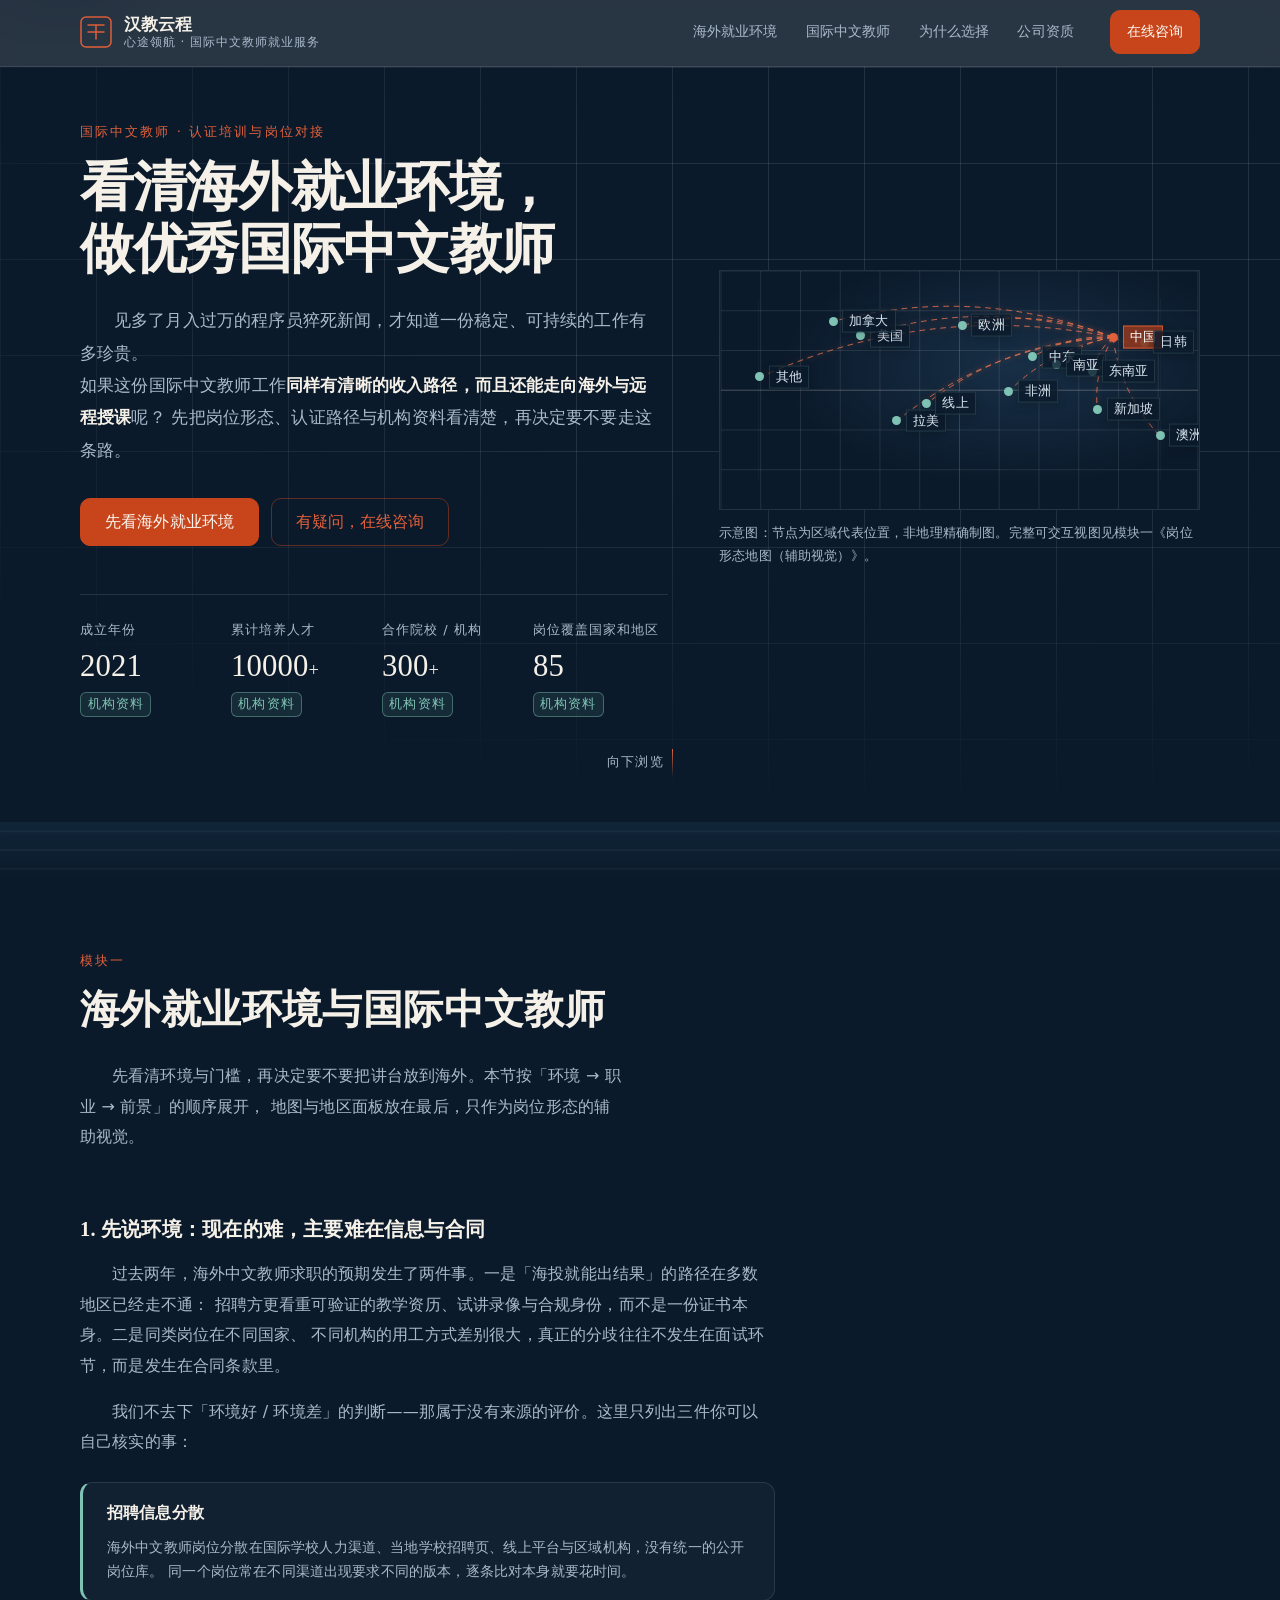
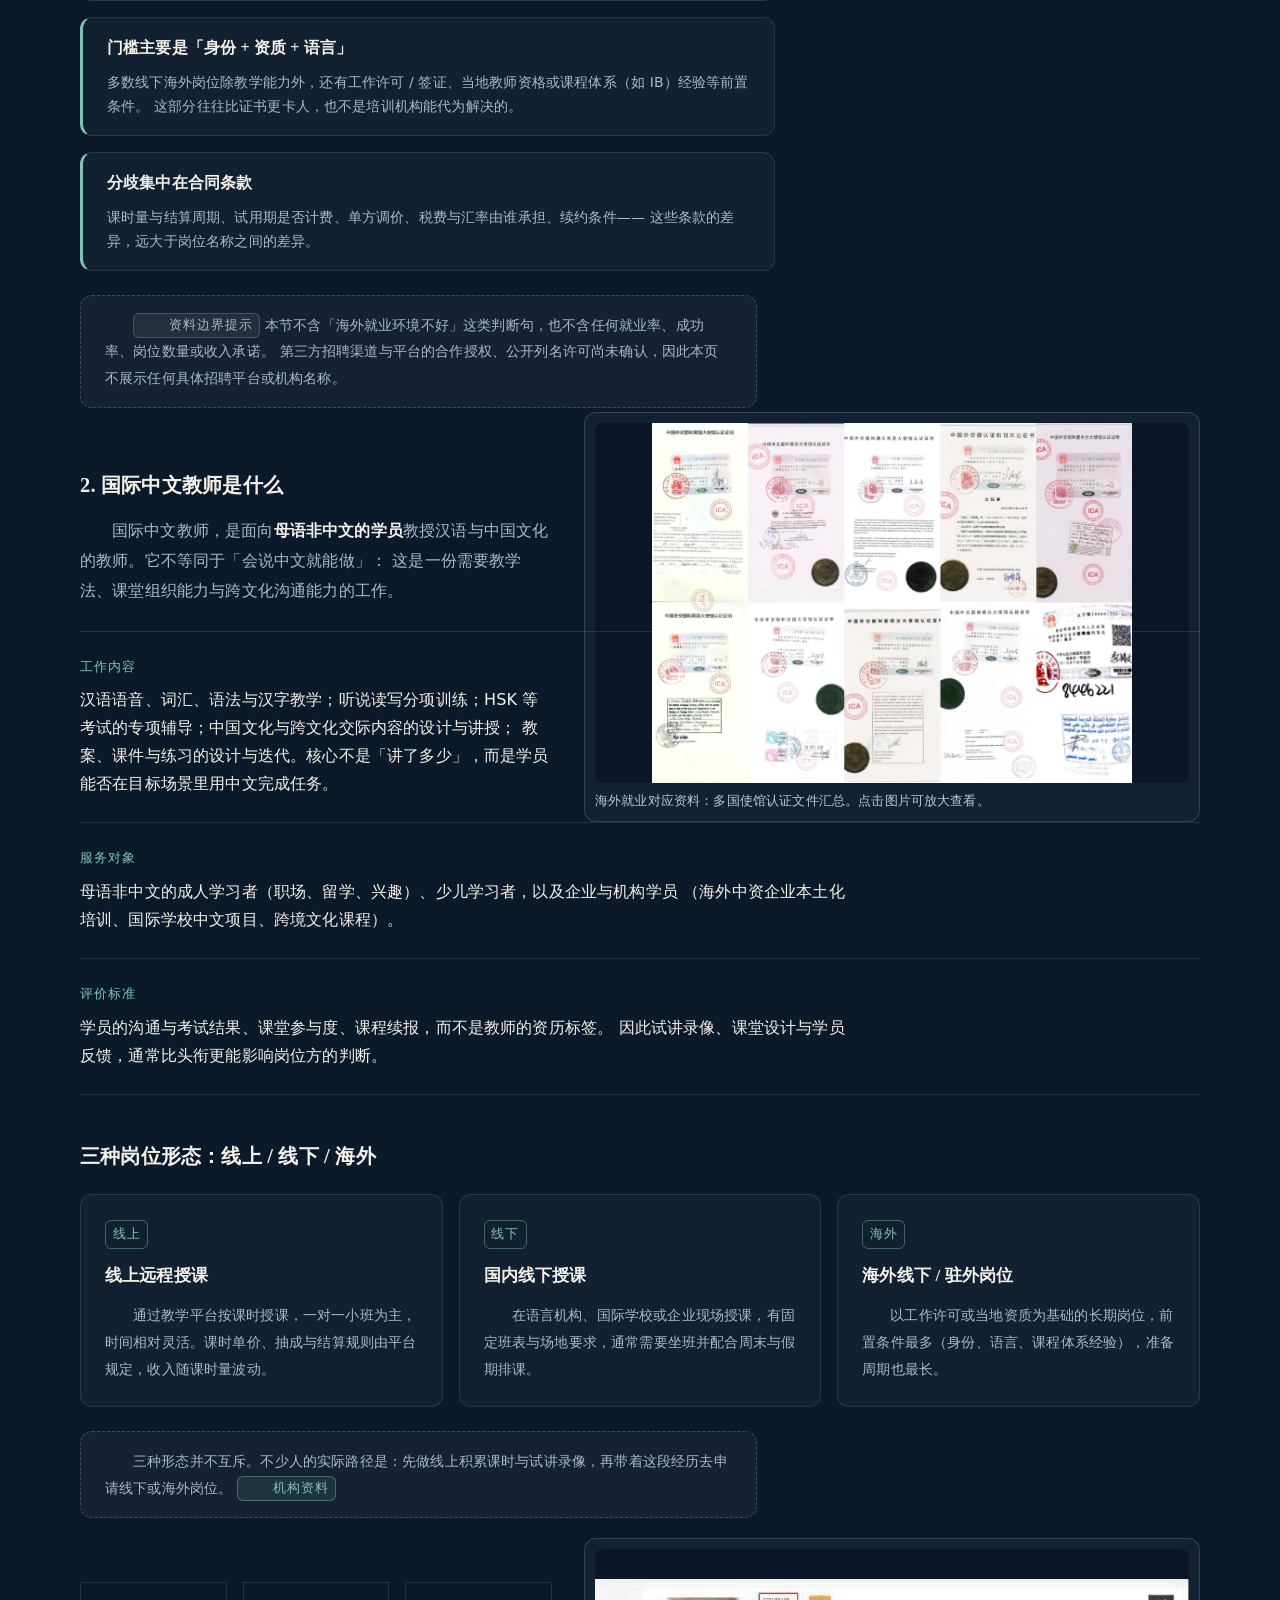
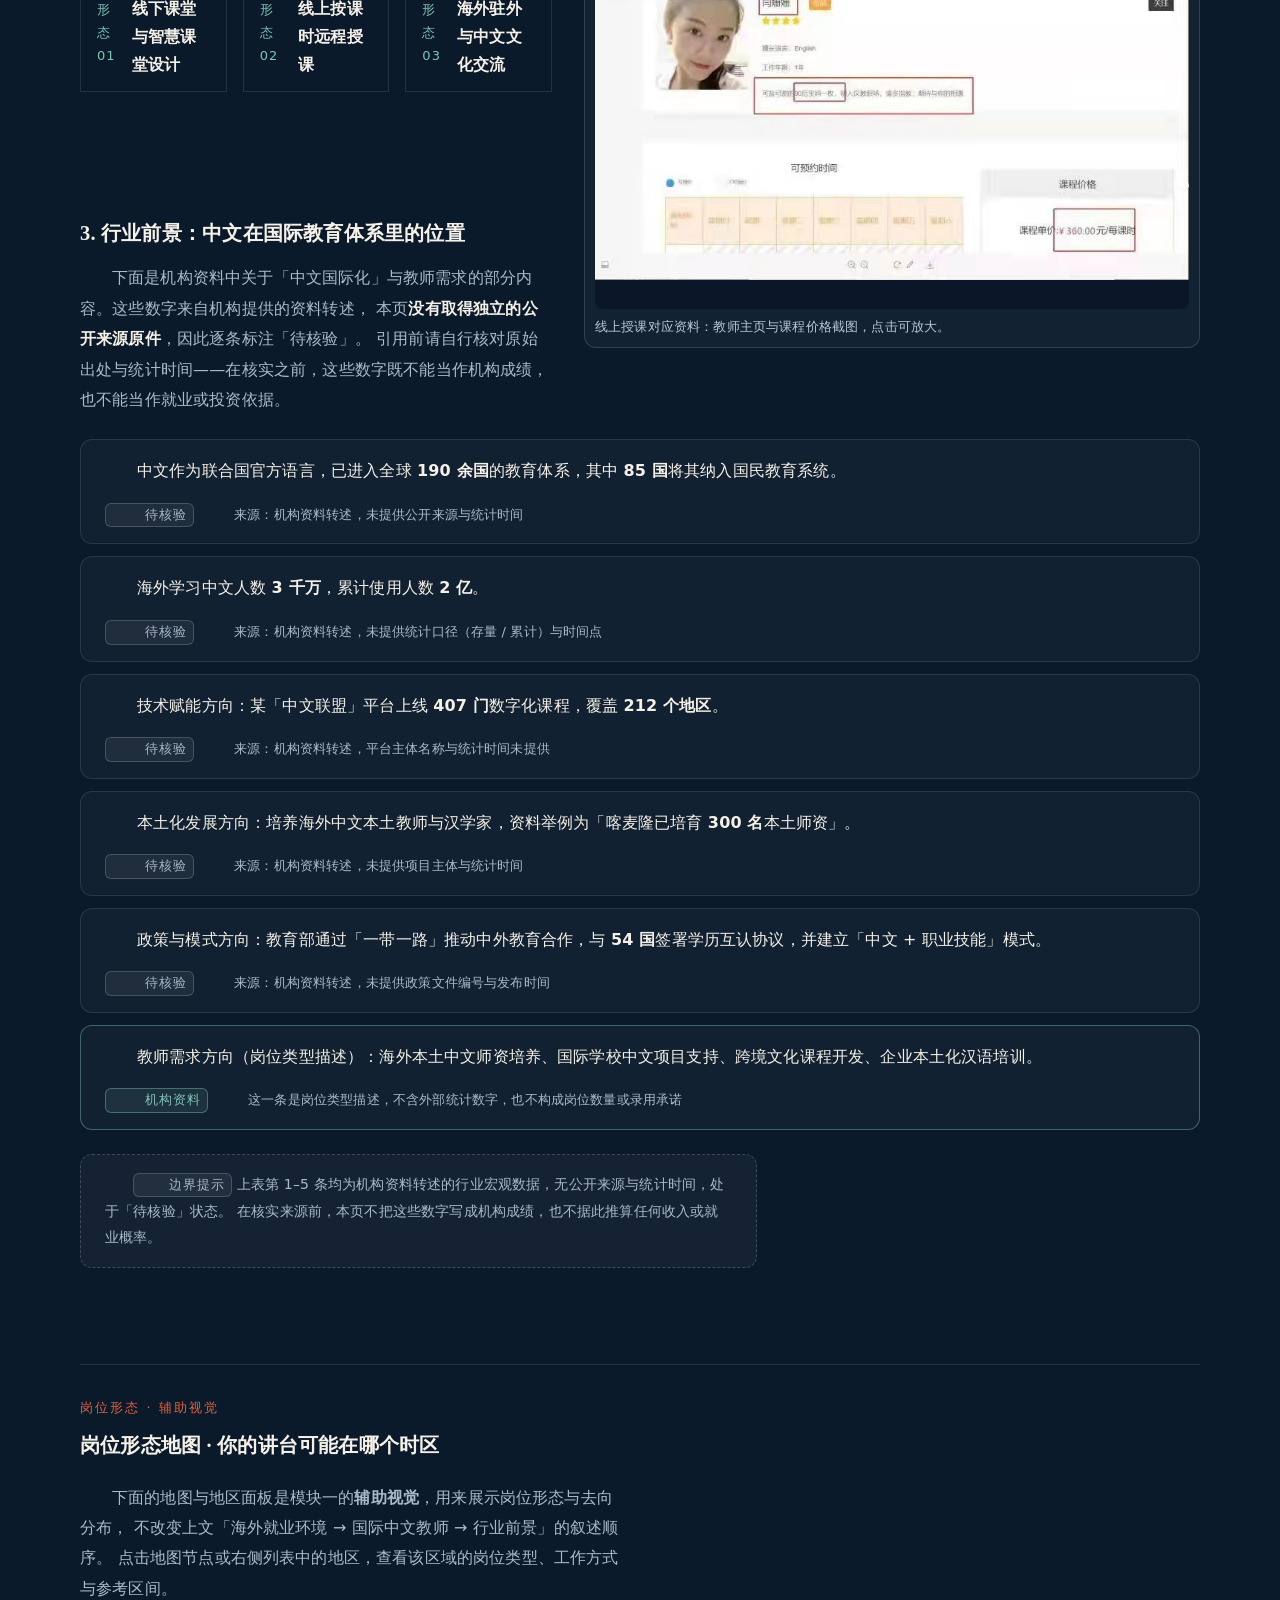
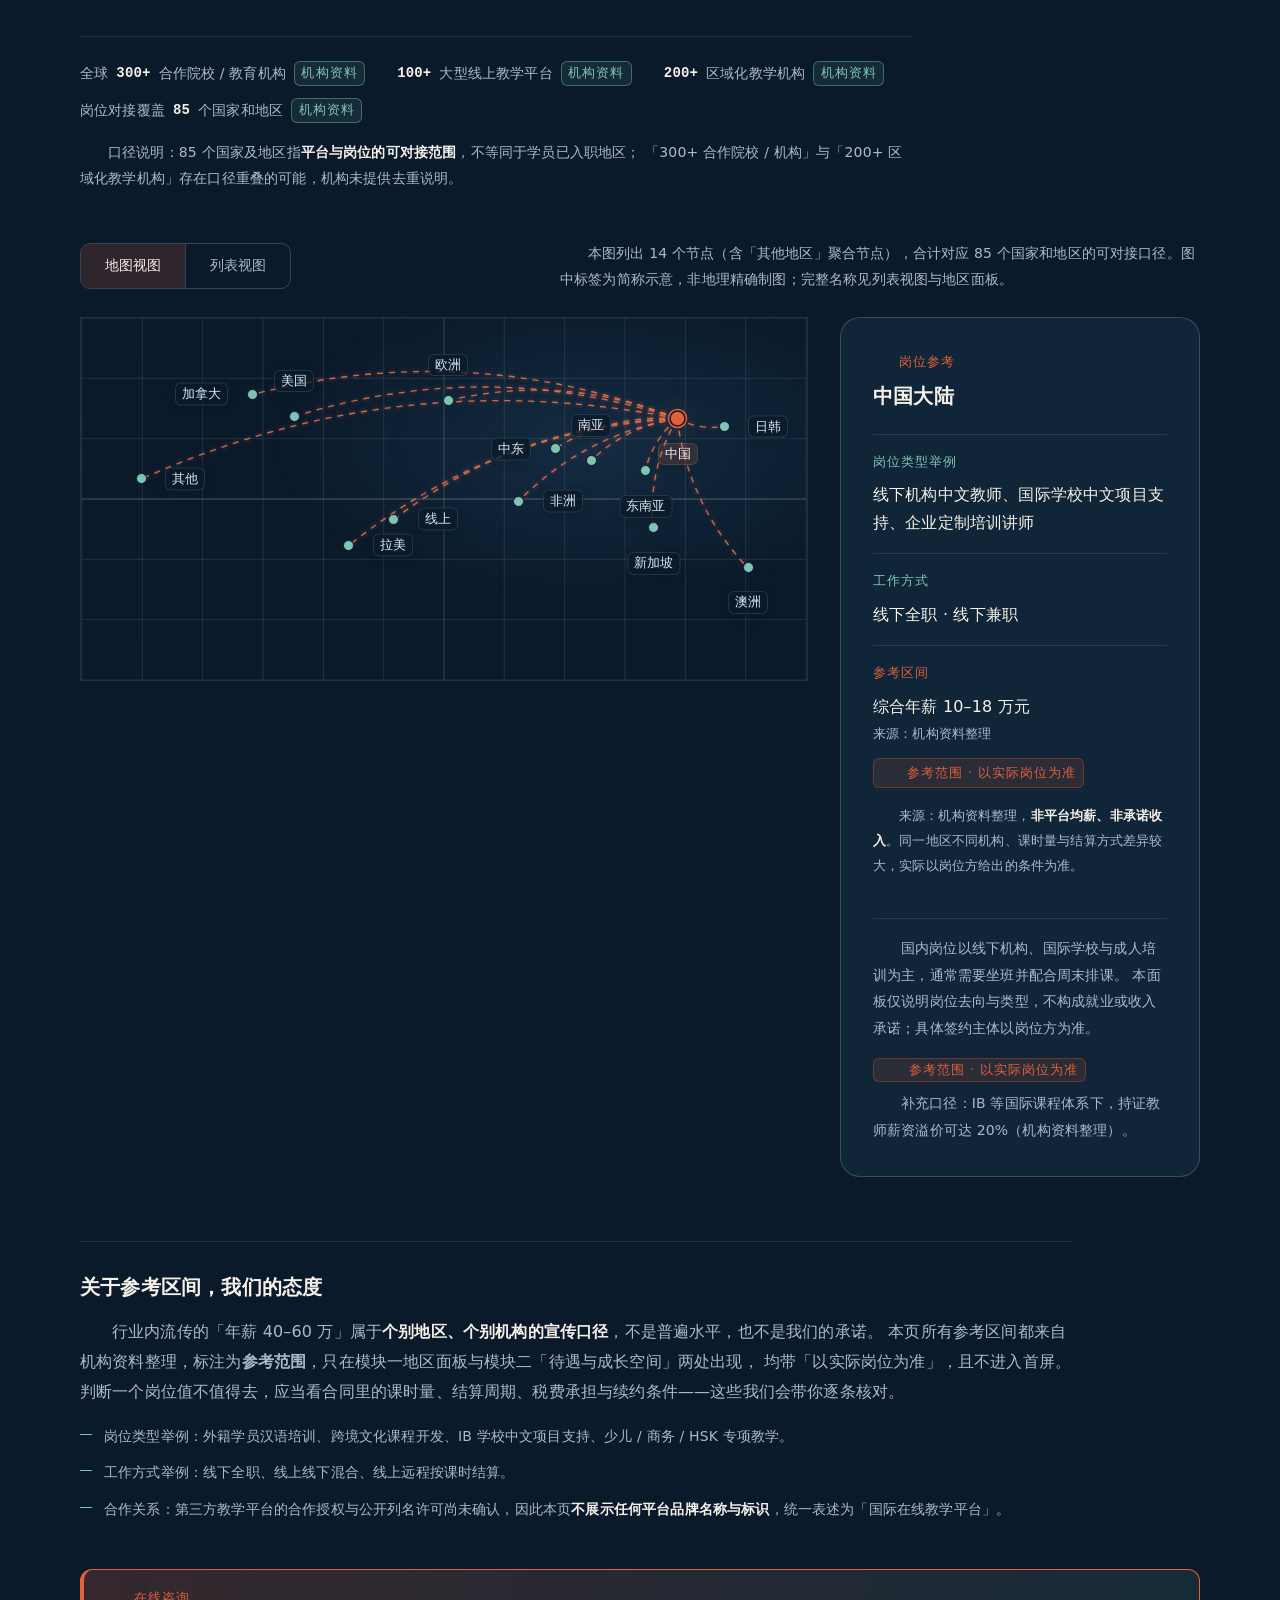
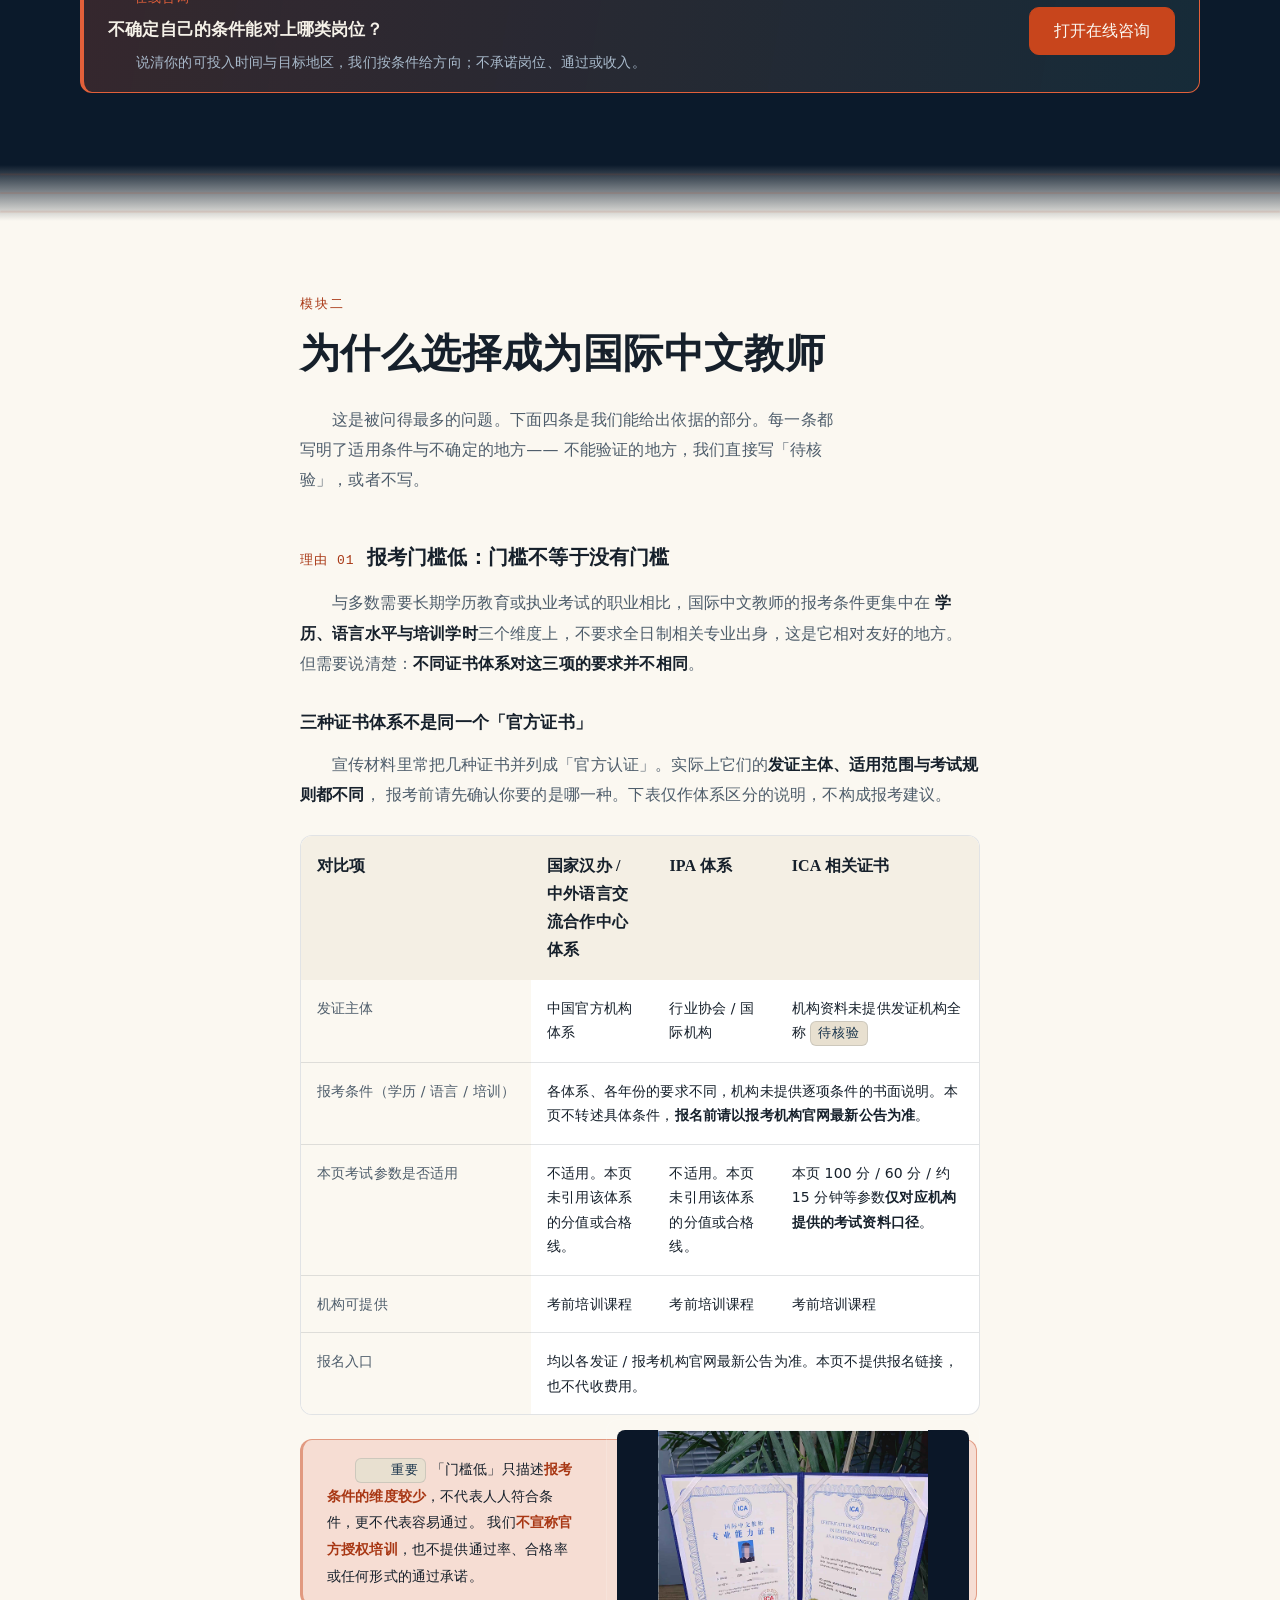
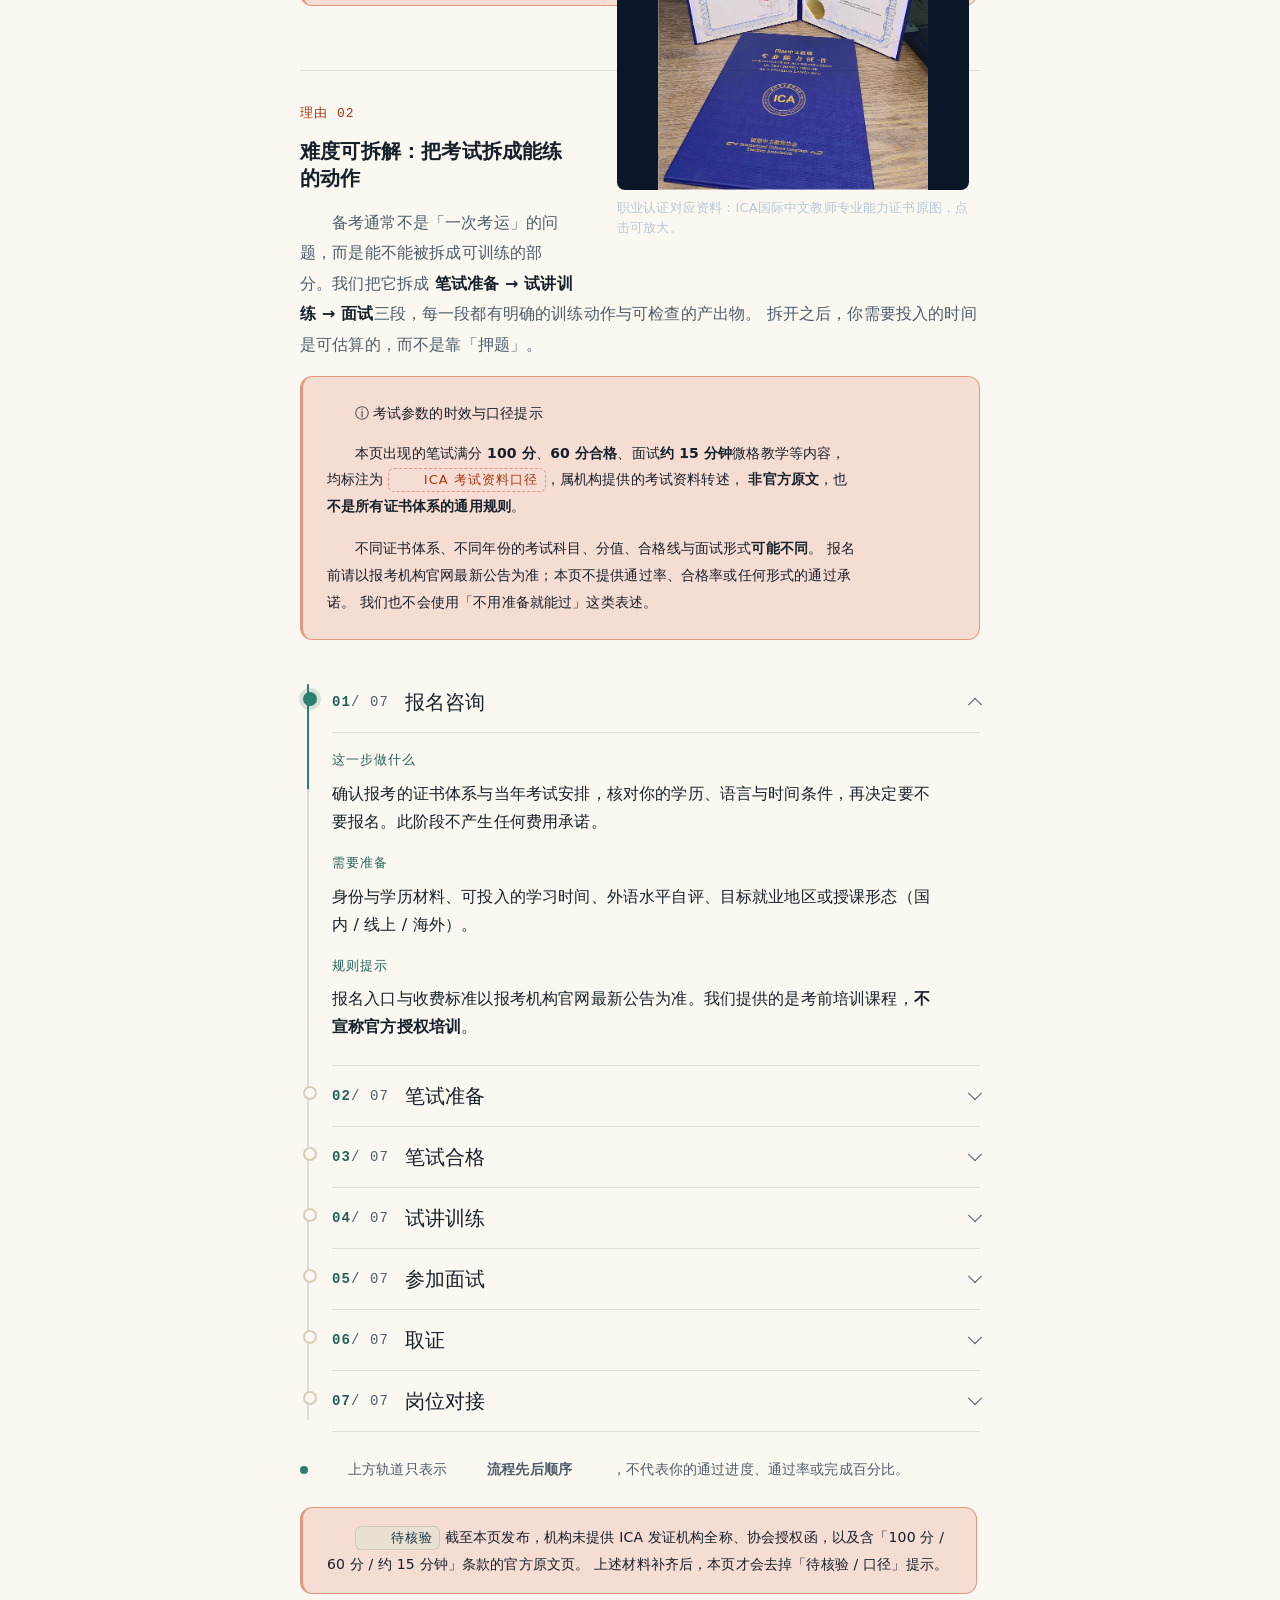
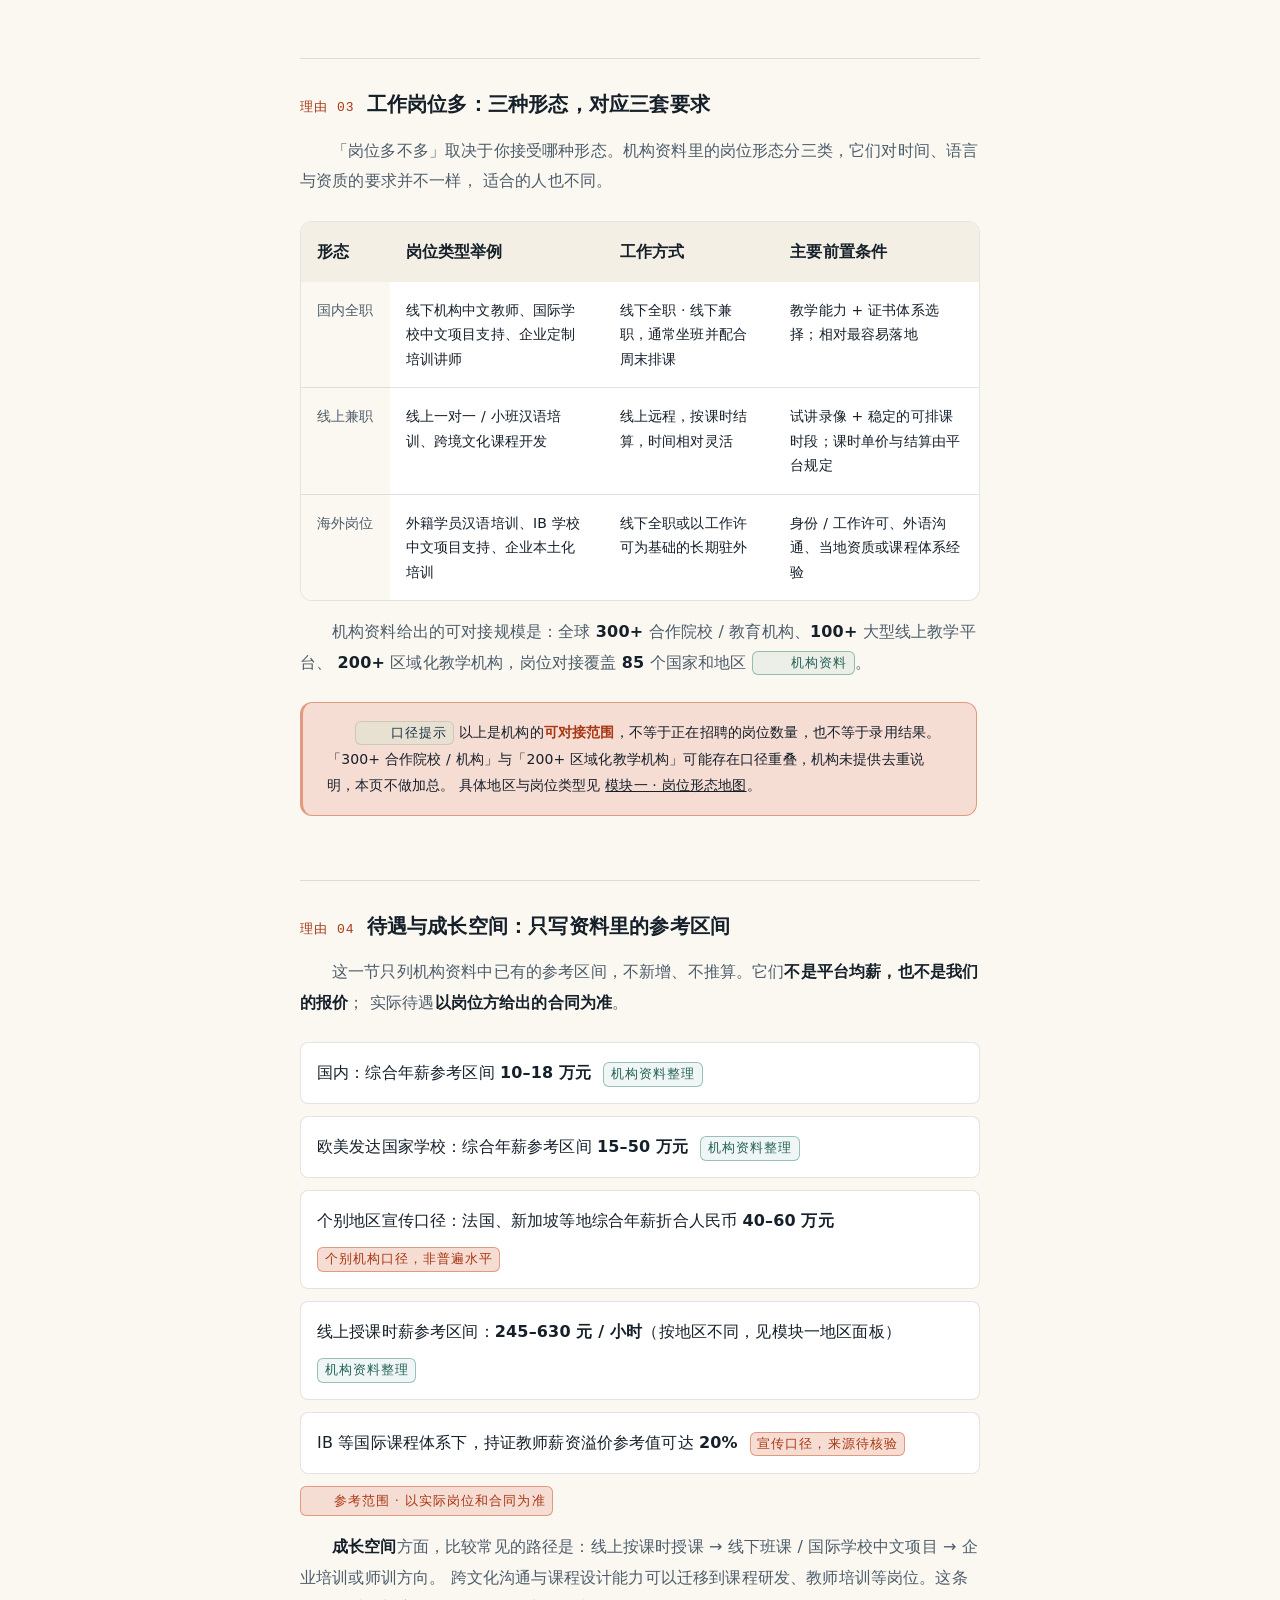
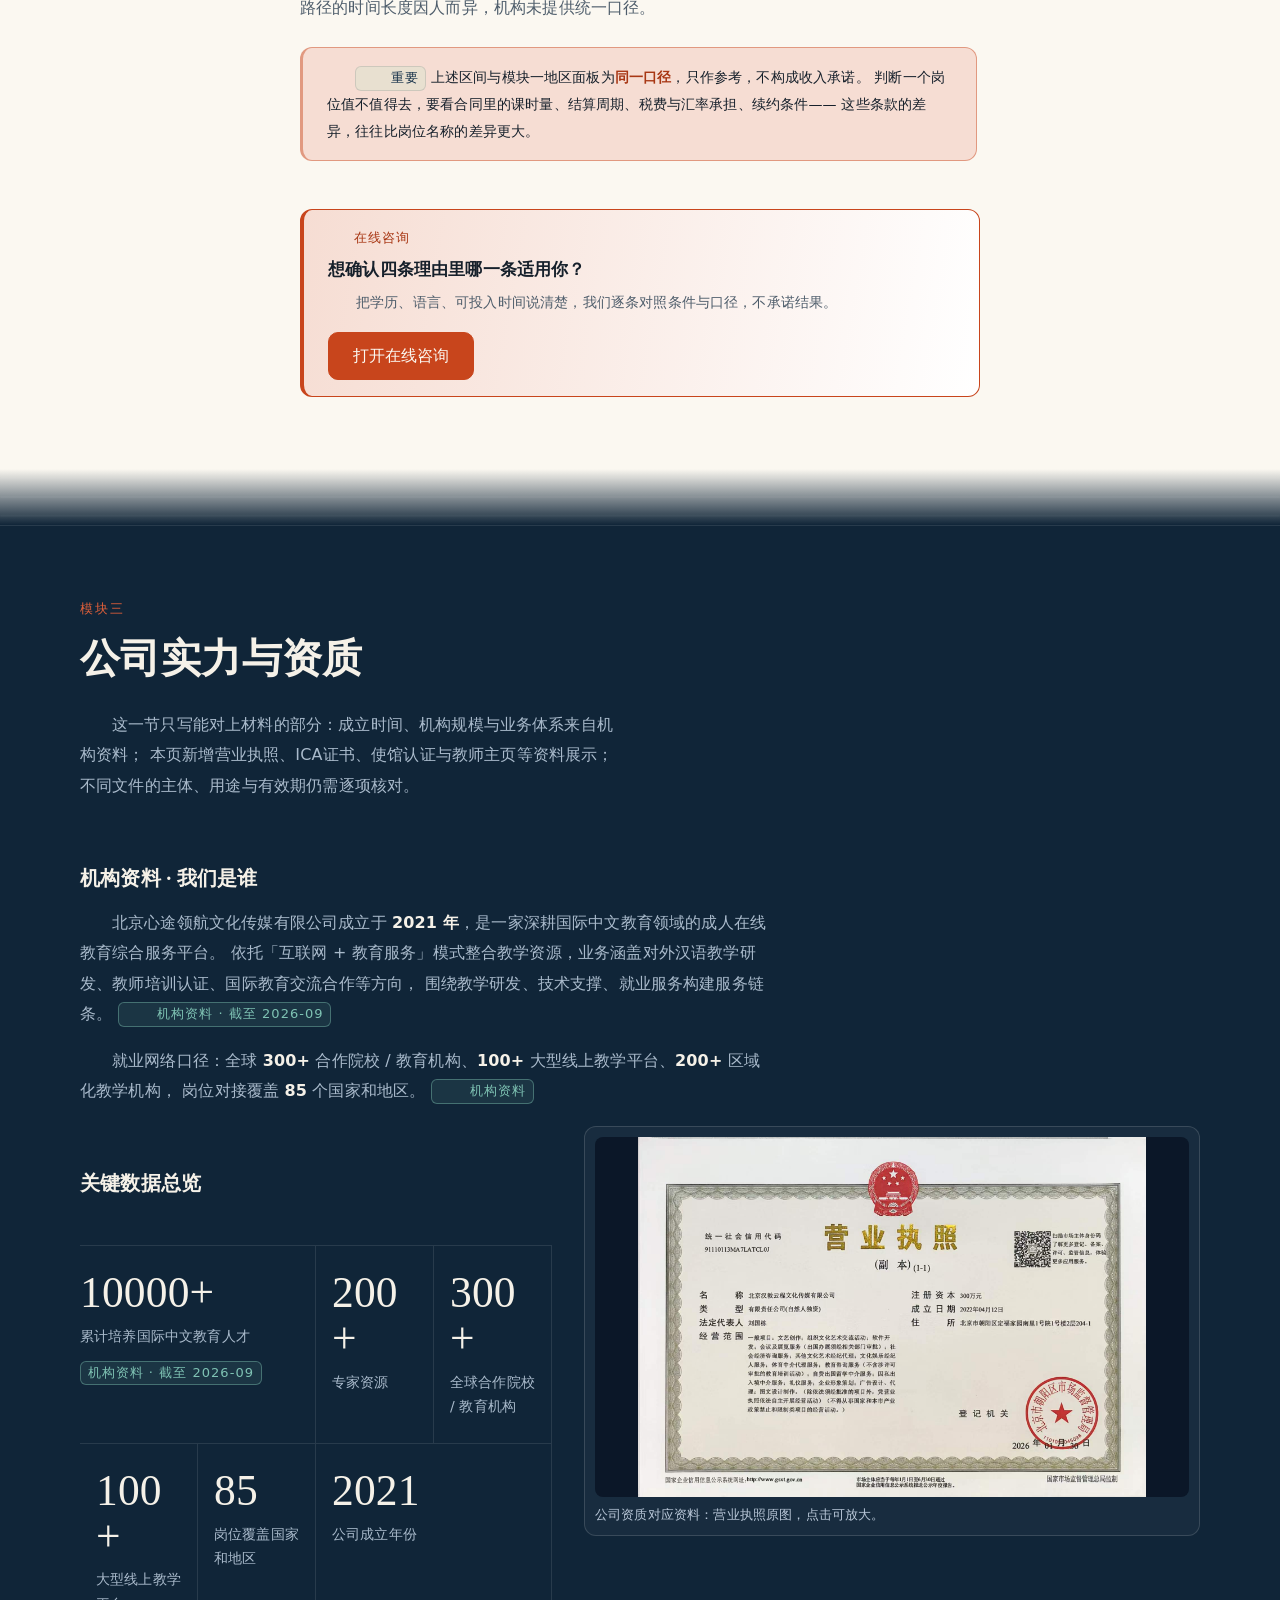
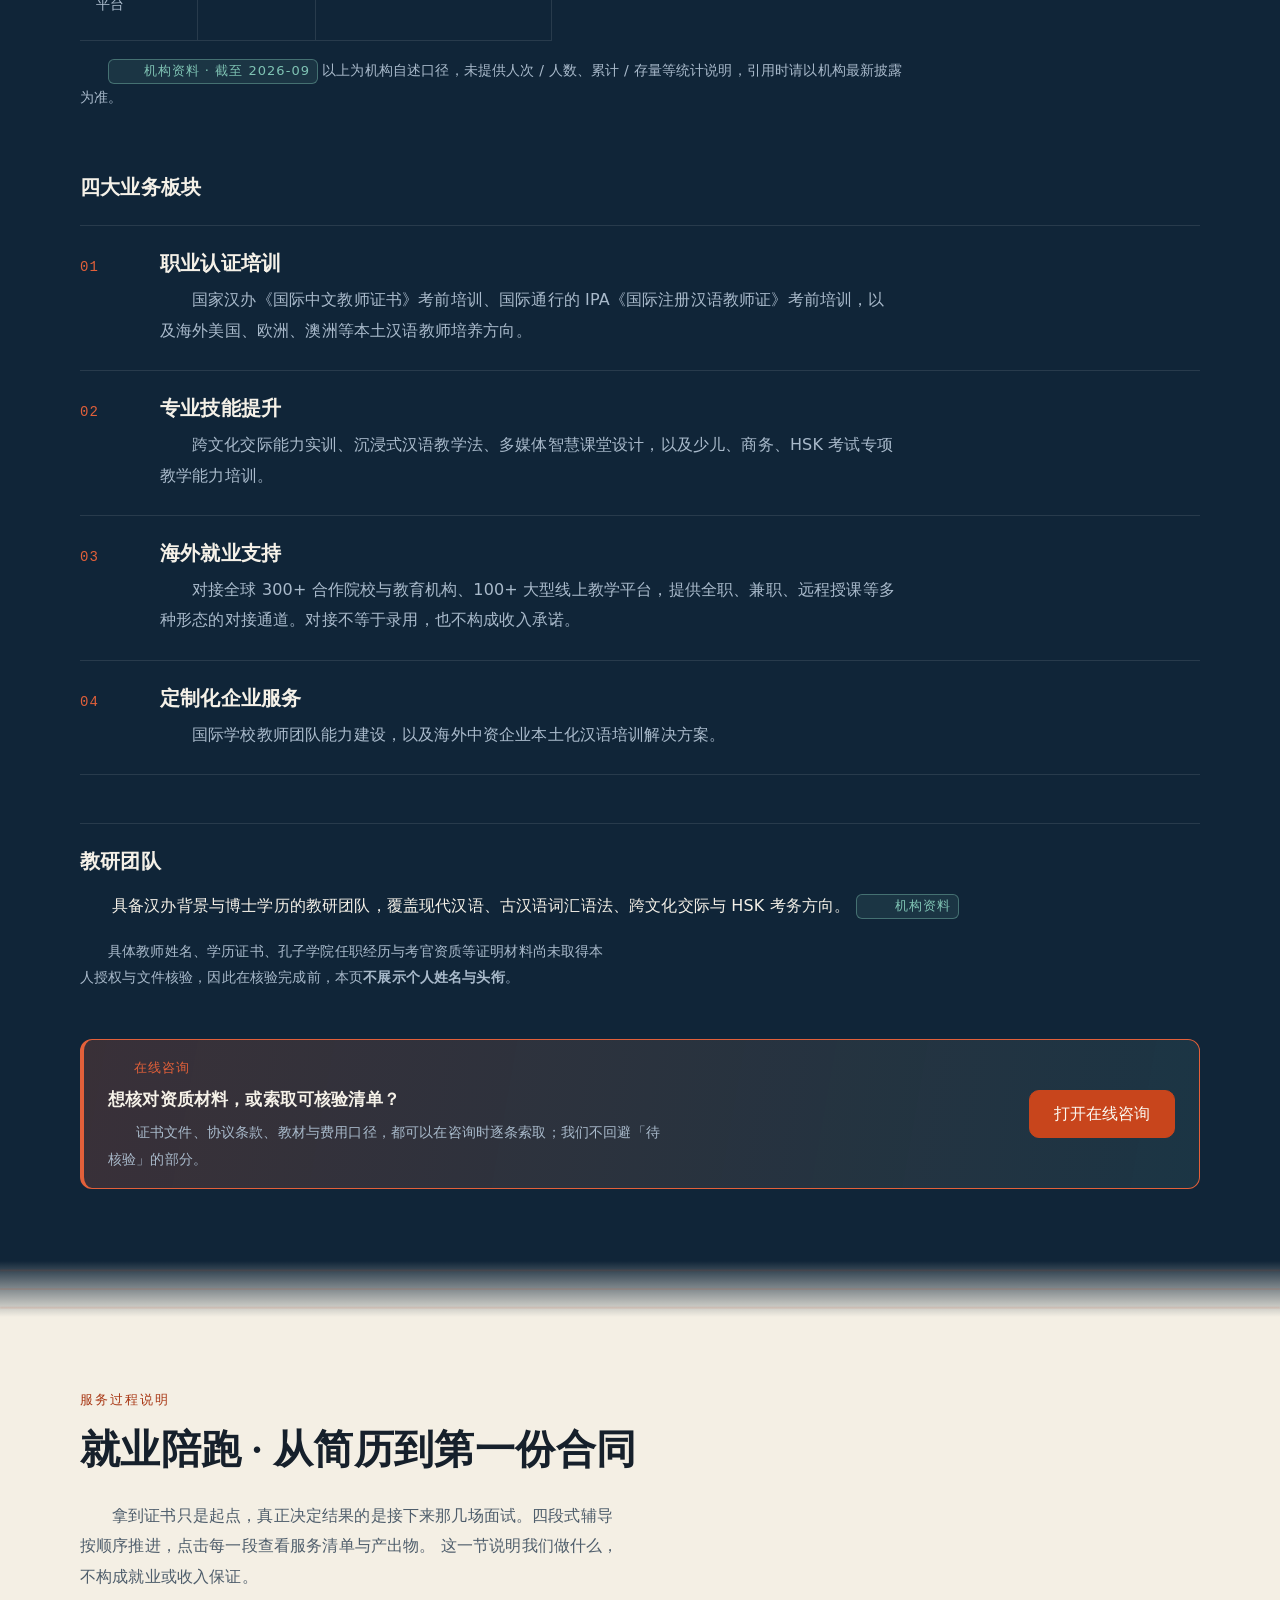
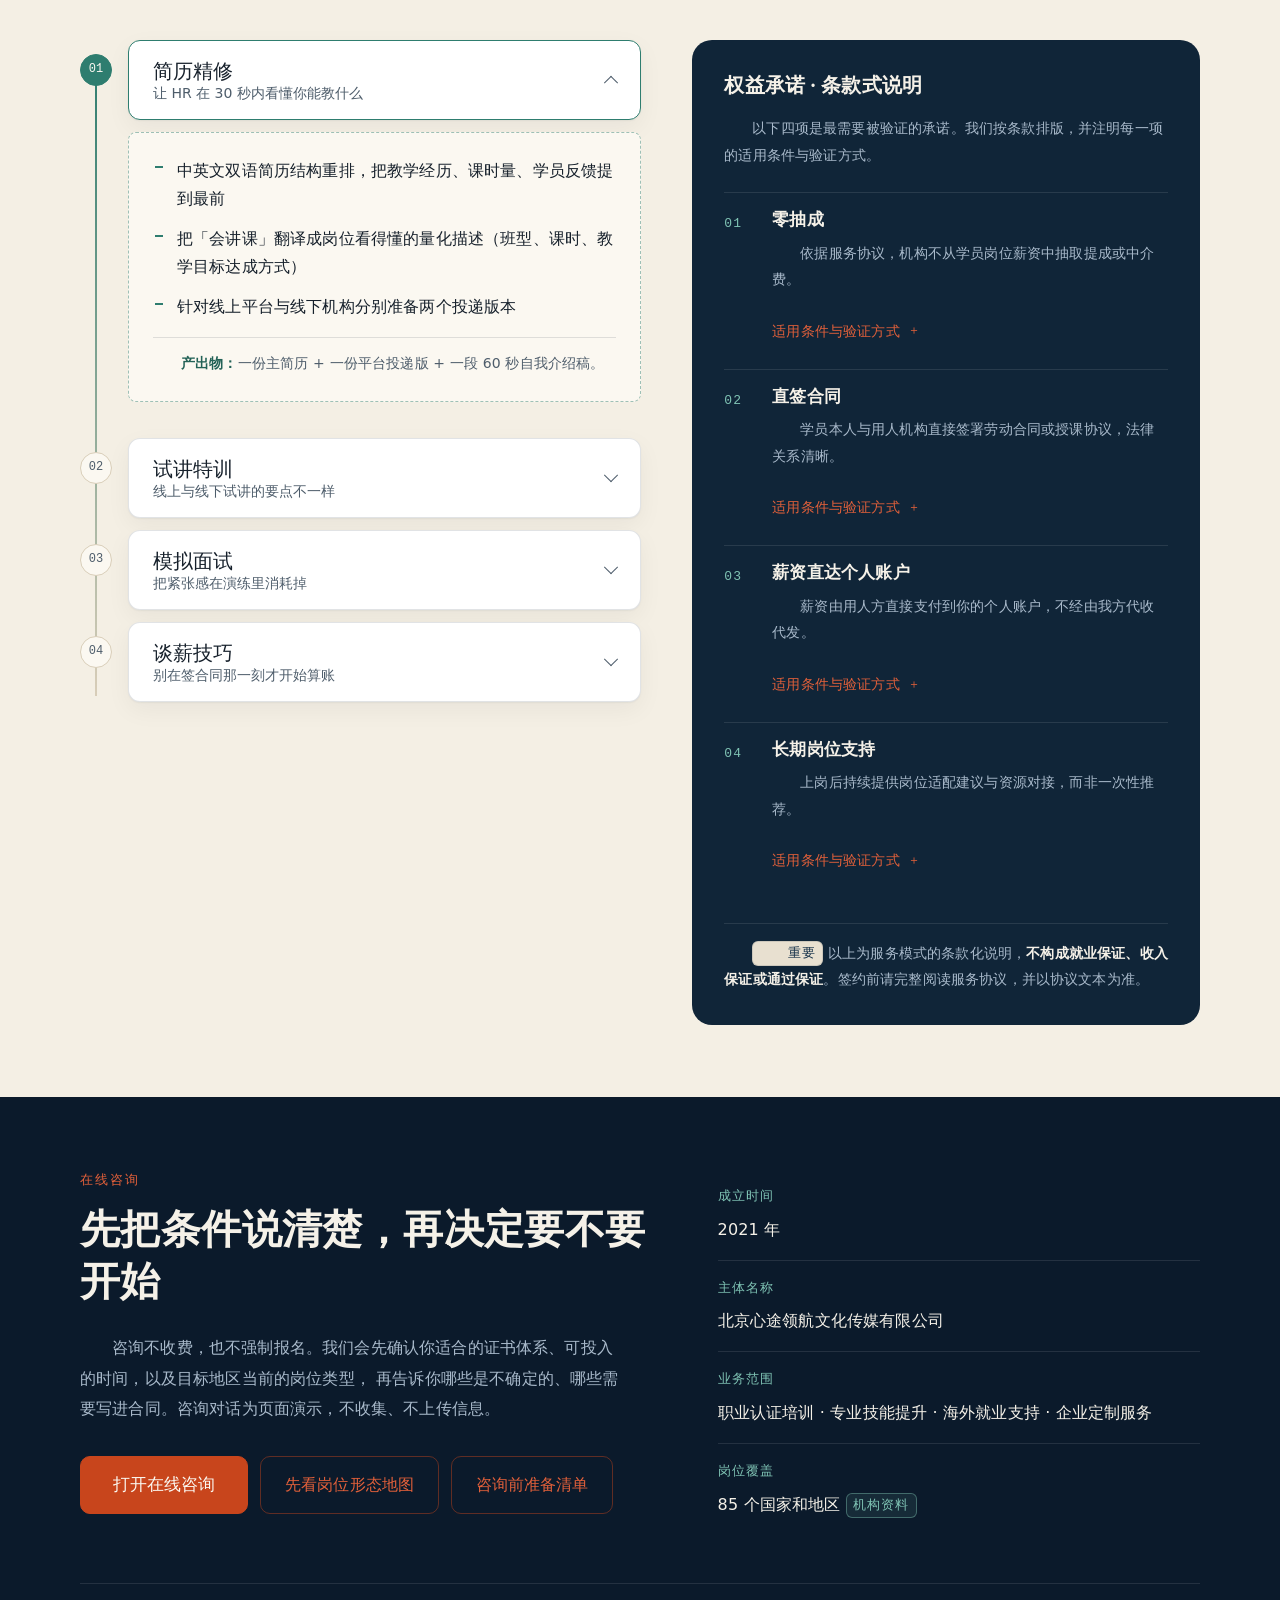
<file: index.html>
<!DOCTYPE html>
<html lang="zh-CN">
<head>
<meta charset="utf-8">
<meta name="viewport" content="width=device-width, initial-scale=1, viewport-fit=cover">
<title>汉教云程 · 心途领航｜国际中文教师 认证培训与全球岗位对接</title>
<meta name="description" content="汉教云程 · 心途领航：成立于 2021 年，深耕国际中文教育。本页按「海外就业环境 → 国际中文教师 → 为什么选择 → 公司实力与资质」的顺序说明职业与岗位形态。机构数据标注「机构资料」，参考区间一律标注「以实际岗位为准」。">
<meta name="color-scheme" content="dark light">
<meta name="theme-color" content="#0B1A2B">
<script>document.documentElement.className += ' js-enabled';</script>
<link rel="stylesheet" href="styles.css">
</head>
<body>

<a class="skip-link" href="#main">跳到主要内容</a>

<!-- ============ 顶部导航 + 滚动进度 ============ -->
<header class="site-header" id="siteHeader">
  <div class="site-header__inner">
    <a class="brand" href="#top" aria-label="汉教云程 · 心途领航，返回顶部">
      <span class="brand__mark" aria-hidden="true">
        <svg viewBox="0 0 32 32" width="32" height="32" focusable="false">
          <rect x="1" y="1" width="30" height="30" rx="5" fill="none" stroke="currentColor" stroke-width="1.5"/>
          <path d="M8 9h16M16 9v14M8 16h16" fill="none" stroke="currentColor" stroke-width="1.5" stroke-linecap="round"/>
        </svg>
      </span>
      <span class="brand__text">
        <strong>汉教云程</strong>
        <span>心途领航 · 国际中文教师就业服务</span>
      </span>
    </a>

    <button class="nav-toggle" id="navToggle" aria-expanded="false" aria-controls="siteNav" aria-label="展开导航菜单">
      <span class="nav-toggle__bar" aria-hidden="true"></span>
      <span class="nav-toggle__bar" aria-hidden="true"></span>
      <span class="nav-toggle__bar" aria-hidden="true"></span>
    </button>

    <nav class="site-nav" id="siteNav" aria-label="页面主要导航">
      <ul class="site-nav__list">
        <li><a href="#overseas">海外就业环境</a></li>
        <li><a href="#what">国际中文教师</a></li>
        <li><a href="#why">为什么选择</a></li>
        <li><a href="#company">公司资质</a></li>
      </ul>
      <button class="btn btn--primary btn--sm js-consult" type="button">在线咨询</button>
    </nav>
  </div>
  <div class="scroll-progress" role="presentation"><span class="scroll-progress__bar" id="scrollProgress"></span></div>
</header>

<main id="main">

  <!-- ============ 首屏 ============ -->
  <section class="hero" id="top" aria-labelledby="heroTitle">
    <div class="hero__grid" aria-hidden="true"></div>
    <div class="container hero__inner">
      <div class="hero__copy">
        <p class="eyebrow">国际中文教师 · 认证培训与岗位对接</p>
        <h1 class="hero__title" id="heroTitle"><span>看清海外就业环境，</span><span>做优秀国际中文教师</span></h1>
        <p class="hero__sub">
          见多了月入过万的程序员猝死新闻，才知道一份稳定、可持续的工作有多珍贵。<br>
          如果这份国际中文教师工作<strong>同样有清晰的收入路径，而且还能走向海外与远程授课</strong>呢？
          先把岗位形态、认证路径与机构资料看清楚，再决定要不要走这条路。
        </p>
        <div class="hero__actions">
          <a class="btn btn--primary" href="#overseas">先看海外就业环境</a>
          <button class="btn btn--ghost js-consult" type="button">有疑问，在线咨询</button>
        </div>
        <dl class="trustrow" aria-label="机构资料数据">
          <div class="trustrow__item">
            <dt>成立年份</dt><dd class="trustrow__num">2021</dd>
            <span class="tag tag--inst">机构资料</span>
          </div>
          <div class="trustrow__item">
            <dt>累计培养人才</dt><dd class="trustrow__num">10000<small>+</small></dd>
            <span class="tag tag--inst">机构资料</span>
          </div>
          <div class="trustrow__item">
            <dt>合作院校 / 机构</dt><dd class="trustrow__num">300<small>+</small></dd>
            <span class="tag tag--inst">机构资料</span>
          </div>
          <div class="trustrow__item">
            <dt>岗位覆盖国家和地区</dt><dd class="trustrow__num">85</dd>
            <span class="tag tag--inst">机构资料</span>
          </div>
        </dl>
      </div>

      <div class="hero__viz">
        <div class="starmap" aria-hidden="true">
          <svg class="starmap__grid" viewBox="0 0 1000 500" preserveAspectRatio="xMidYMid meet" focusable="false">
            <path class="grat" d="M0 0V500 M83.3 0V500 M166.7 0V500 M250 0V500 M333.3 0V500 M416.7 0V500 M500 0V500 M583.3 0V500 M666.7 0V500 M750 0V500 M833.3 0V500 M916.7 0V500 M1000 0V500"/>
            <path class="grat" d="M0 0H1000 M0 83.3H1000 M0 166.7H1000 M0 250H1000 M0 333.3H1000 M0 416.7H1000 M0 500H1000"/>
            <path class="grat grat--eq" d="M0 250H1000"/>
          </svg>
          <div class="starmap__nodes" id="heroNodes"></div>
        </div>
        <p class="viz-caption">示意图：节点为区域代表位置，非地理精确制图。完整可交互视图见模块一《岗位形态地图（辅助视觉）》。</p>
      </div>
    </div>
    <div class="hero__scrollcue" aria-hidden="true"><span>向下浏览</span></div>
  </section>

  <div class="seam seam--to-canvas" aria-hidden="true">
    <svg viewBox="0 0 1000 60" preserveAspectRatio="none" focusable="false">
      <path d="M0 30H1000M0 10H1000M0 50H1000"/>
    </svg>
  </div>

  <!-- ==================================================================
       模块一 · 海外就业环境与国际中文教师
       叙事顺序被刻意固定：环境 → 案例入口 → 国际中文教师是什么 → 行业前景 → 岗位形态辅助视觉
       ================================================================== -->
  <section class="canvas" id="overseas" aria-labelledby="overseasTitle">
    <div class="container">
      <header class="section-head section-head--onDark">
        <p class="eyebrow">模块一</p>
        <h2 class="section-head__title" id="overseasTitle">海外就业环境与国际中文教师</h2>
        <p class="section-head__lead">
          先看清环境与门槛，再决定要不要把讲台放到海外。本节按「环境 → 职业 → 前景」的顺序展开，
          地图与地区面板放在最后，只作为岗位形态的辅助视觉。
        </p>
      </header>

      <!-- 1.1 海外就业环境 -->
      <div class="subblock" id="env" aria-labelledby="envTitle">
        <h3 class="subblock__title" id="envTitle">1. 先说环境：现在的难，主要难在信息与合同</h3>
        <p class="subblock__lead">
          过去两年，海外中文教师求职的预期发生了两件事。一是「海投就能出结果」的路径在多数地区已经走不通：
          招聘方更看重可验证的教学资历、试讲录像与合规身份，而不是一份证书本身。二是同类岗位在不同国家、
          不同机构的用工方式差别很大，真正的分歧往往不发生在面试环节，而是发生在合同条款里。
        </p>
        <p class="subblock__lead">
          我们不去下「环境好 / 环境差」的判断——那属于没有来源的评价。这里只列出三件你可以自己核实的事：
        </p>
        <ul class="env-list">
          <li>
            <b>招聘信息分散</b>
            海外中文教师岗位分散在国际学校人力渠道、当地学校招聘页、线上平台与区域机构，没有统一的公开岗位库。
            同一个岗位常在不同渠道出现要求不同的版本，逐条比对本身就要花时间。
          </li>
          <li>
            <b>门槛主要是「身份 + 资质 + 语言」</b>
            多数线下海外岗位除教学能力外，还有工作许可 / 签证、当地教师资格或课程体系（如 IB）经验等前置条件。
            这部分往往比证书更卡人，也不是培训机构能代为解决的。
          </li>
          <li>
            <b>分歧集中在合同条款</b>
            课时量与结算周期、试用期是否计费、单方调价、税费与汇率由谁承担、续约条件——
            这些条款的差异，远大于岗位名称之间的差异。
          </li>
        </ul>
        <p class="subblock__note">
          <span class="tag tag--warn">资料边界提示</span>
          本节不含「海外就业环境不好」这类判断句，也不含任何就业率、成功率、岗位数量或收入承诺。
          第三方招聘渠道与平台的合作授权、公开列名许可尚未确认，因此本页不展示任何具体招聘平台或机构名称。
        </p>
      </div>

      <div class="topic-proof"><figure><a href="assets/资料/使馆认证.jpg" target="_blank" rel="noopener"><img src="assets/资料/使馆认证.jpg" alt="多国使馆认证文件，点击放大" loading="lazy"></a><figcaption>海外就业对应资料：多国使馆认证文件汇总。点击图片可放大查看。</figcaption></figure></div>

      <!-- 1.2 资料截图案例入口 -->
      <div class="case-entry" id="caseEntry" role="note" aria-labelledby="caseEntryTitle">
        <h3 class="case-entry__title" id="caseEntryTitle">三条真实反馈</h3>
        <p class="case-entry__text">
          以下内容摘自 PDF 第4.3「真实就业」截图：娄好反馈试讲后家长续课，韩青反馈面试通过，
          黎检桐反馈“面试通过啦”。这些是机构资料中的聊天记录摘要，不代表就业或收入承诺。
        </p>
        <p class="case-entry__text">资料中还记录了审核通过、签协议、课时费沟通，以及教师主页展示的经验、课量、评分和课程价格：</p>
        <ul class="case-entry__schema">
          <li><b>反馈结果</b>：续课、面试通过、审核通过或签协议</li>
          <li><b>教师主页</b>：经验、课量、评分、评论与截图价格</li>
          <li><b>资料范围</b>：仅展示截图中能够读到的内容</li>
        </ul>
        <p class="case-entry__meta">
          <span class="tag tag--info">资料截图</span>
        </p>
      </div>

      <!-- 1.3 国际中文教师是什么 -->
      <div class="subblock" id="what" aria-labelledby="whatTitle">
        <h3 class="subblock__title" id="whatTitle">2. 国际中文教师是什么</h3>
        <p class="subblock__lead">
          国际中文教师，是面向<strong>母语非中文的学员</strong>教授汉语与中国文化的教师。它不等同于「会说中文就能做」：
          这是一份需要教学法、课堂组织能力与跨文化沟通能力的工作。
        </p>
        <dl class="what-facts">
          <div class="what-facts__row">
            <dt>工作内容</dt>
            <dd>
              汉语语音、词汇、语法与汉字教学；听说读写分项训练；HSK 等考试的专项辅导；中国文化与跨文化交际内容的设计与讲授；
              教案、课件与练习的设计与迭代。核心不是「讲了多少」，而是学员能否在目标场景里用中文完成任务。
            </dd>
          </div>
          <div class="what-facts__row">
            <dt>服务对象</dt>
            <dd>
              母语非中文的成人学习者（职场、留学、兴趣）、少儿学习者，以及企业与机构学员
              （海外中资企业本土化培训、国际学校中文项目、跨境文化课程）。
            </dd>
          </div>
          <div class="what-facts__row">
            <dt>评价标准</dt>
            <dd>
              学员的沟通与考试结果、课堂参与度、课程续报，而不是教师的资历标签。
              因此试讲录像、课堂设计与学员反馈，通常比头衔更能影响岗位方的判断。
            </dd>
          </div>
        </dl>

        <h4 class="what-forms__title" id="formsTitle">三种岗位形态：线上 / 线下 / 海外</h4>
        <ol class="forms">
          <li class="forms__item">
            <span class="forms__idx" aria-hidden="true">线上</span>
            <b>线上远程授课</b>
            <p>通过教学平台按课时授课，一对一小班为主，时间相对灵活。课时单价、抽成与结算规则由平台规定，收入随课时量波动。</p>
          </li>
          <li class="forms__item">
            <span class="forms__idx" aria-hidden="true">线下</span>
            <b>国内线下授课</b>
            <p>在语言机构、国际学校或企业现场授课，有固定班表与场地要求，通常需要坐班并配合周末与假期排课。</p>
          </li>
          <li class="forms__item">
            <span class="forms__idx" aria-hidden="true">海外</span>
            <b>海外线下 / 驻外岗位</b>
            <p>以工作许可或当地资质为基础的长期岗位，前置条件最多（身份、语言、课程体系经验），准备周期也最长。</p>
          </li>
        </ol>
        <p class="subblock__note">
          三种形态并不互斥。不少人的实际路径是：先做线上积累课时与试讲录像，再带着这段经历去申请线下或海外岗位。
          <span class="tag tag--inst">机构资料</span>
        </p>
        <div class="topic-proof"><figure><a href="assets/资料/教师主页.png" target="_blank" rel="noopener"><img src="assets/资料/教师主页.png" alt="中文教师线上平台主页截图，点击放大" loading="lazy"></a><figcaption>线上授课对应资料：教师主页与课程价格截图，点击可放大。</figcaption></figure></div>

        <div class="visual-rail visual-rail--text" aria-label="国际中文教育场景说明">
          <article class="visual-card visual-card--classroom">
            <svg viewBox="0 0 320 150" role="img" aria-label="智慧课堂示意图"><rect width="320" height="150" fill="#102a40"/><path d="M24 34h272v82H24z" fill="none" stroke="#7fc3b4" stroke-opacity=".5"/><path d="M42 52h150M42 70h112M42 88h96" stroke="#f1eadf" stroke-opacity=".8" stroke-width="3"/><circle cx="247" cy="73" r="25" fill="#e2603a" fill-opacity=".85"/><path d="M247 57v32M231 73h32" stroke="#fff" stroke-width="3"/></svg>
            <div><span>形态 01</span><strong>线下课堂与智慧课堂设计</strong></div>
          </article>
          <article class="visual-card visual-card--remote">
            <svg viewBox="0 0 320 150" role="img" aria-label="远程教学网络示意图"><rect width="320" height="150" fill="#0b1a2b"/><path d="M28 110Q116 20 205 75T294 35" fill="none" stroke="#e2603a" stroke-width="2" stroke-dasharray="6 8"/><g fill="#7fc3b4"><circle cx="28" cy="110" r="7"/><circle cx="116" cy="45" r="7"/><circle cx="205" cy="75" r="7"/></g><circle cx="294" cy="35" r="9" fill="#e9b26b"/><path d="M20 124h280" stroke="#7fc3b4" stroke-opacity=".3"/></svg>
            <div><span>形态 02</span><strong>线上按课时远程授课</strong></div>
          </article>
          <article class="visual-card visual-card--culture">
            <svg viewBox="0 0 320 150" role="img" aria-label="文化交流示意图"><rect width="320" height="150" fill="#f3eee6"/><path d="M48 112h224M70 112V68h180v44M98 68V42h124v26" fill="none" stroke="#102a40" stroke-width="4"/><path d="M160 42V24M146 30h28" stroke="#e2603a" stroke-width="4"/><circle cx="95" cy="91" r="12" fill="#7fc3b4"/><circle cx="225" cy="91" r="12" fill="#e2603a"/></svg>
            <div><span>形态 03</span><strong>海外驻外与中文文化交流</strong></div>
          </article>
        </div>
      </div>

      <!-- 1.4 行业前景（外部行业数字逐条标注来源 / 待核验） -->
      <div class="subblock" id="outlook" aria-labelledby="outlookTitle">
        <h3 class="subblock__title" id="outlookTitle">3. 行业前景：中文在国际教育体系里的位置</h3>
        <p class="subblock__lead">
          下面是机构资料中关于「中文国际化」与教师需求的部分内容。这些数字来自机构提供的资料转述，
          本页<strong>没有取得独立的公开来源原件</strong>，因此逐条标注「待核验」。
          引用前请自行核对原始出处与统计时间——在核实之前，这些数字既不能当作机构成绩，也不能当作就业或投资依据。
        </p>
        <ul class="outlook-list">
          <li class="outlook-list__item">
            <p class="outlook-list__claim">中文作为联合国官方语言，已进入全球 <b>190 余国</b>的教育体系，其中 <b>85 国</b>将其纳入国民教育系统。</p>
            <p class="outlook-list__meta">
              <span class="tag tag--warn">待核验</span>
              <span class="outlook-list__src">来源：机构资料转述，未提供公开来源与统计时间</span>
            </p>
          </li>
          <li class="outlook-list__item">
            <p class="outlook-list__claim">海外学习中文人数 <b>3 千万</b>，累计使用人数 <b>2 亿</b>。</p>
            <p class="outlook-list__meta">
              <span class="tag tag--warn">待核验</span>
              <span class="outlook-list__src">来源：机构资料转述，未提供统计口径（存量 / 累计）与时间点</span>
            </p>
          </li>
          <li class="outlook-list__item">
            <p class="outlook-list__claim">技术赋能方向：某「中文联盟」平台上线 <b>407 门</b>数字化课程，覆盖 <b>212 个地区</b>。</p>
            <p class="outlook-list__meta">
              <span class="tag tag--warn">待核验</span>
              <span class="outlook-list__src">来源：机构资料转述，平台主体名称与统计时间未提供</span>
            </p>
          </li>
          <li class="outlook-list__item">
            <p class="outlook-list__claim">本土化发展方向：培养海外中文本土教师与汉学家，资料举例为「喀麦隆已培育 <b>300 名</b>本土师资」。</p>
            <p class="outlook-list__meta">
              <span class="tag tag--warn">待核验</span>
              <span class="outlook-list__src">来源：机构资料转述，未提供项目主体与统计时间</span>
            </p>
          </li>
          <li class="outlook-list__item">
            <p class="outlook-list__claim">政策与模式方向：教育部通过「一带一路」推动中外教育合作，与 <b>54 国</b>签署学历互认协议，并建立「中文 + 职业技能」模式。</p>
            <p class="outlook-list__meta">
              <span class="tag tag--warn">待核验</span>
              <span class="outlook-list__src">来源：机构资料转述，未提供政策文件编号与发布时间</span>
            </p>
          </li>
          <li class="outlook-list__item outlook-list__item--inst">
            <p class="outlook-list__claim">教师需求方向（岗位类型描述）：海外本土中文师资培养、国际学校中文项目支持、跨境文化课程开发、企业本土化汉语培训。</p>
            <p class="outlook-list__meta">
              <span class="tag tag--inst">机构资料</span>
              <span class="outlook-list__src">这一条是岗位类型描述，不含外部统计数字，也不构成岗位数量或录用承诺</span>
            </p>
          </li>
        </ul>
        <p class="subblock__note">
          <span class="tag tag--warn">边界提示</span>
          上表第 1–5 条均为机构资料转述的行业宏观数据，无公开来源与统计时间，处于「待核验」状态。
          在核实来源前，本页不把这些数字写成机构成绩，也不据此推算任何收入或就业概率。
        </p>
      </div>

      <!-- 1.5 岗位形态（辅助视觉：保留原有科技风地图与节点动效） -->
      <section class="jobs" id="map" aria-labelledby="mapTitle">
        <header class="section-head section-head--onDark section-head--sub">
          <p class="eyebrow">岗位形态 · 辅助视觉</p>
          <h3 class="section-head__title" id="mapTitle">岗位形态地图 · 你的讲台可能在哪个时区</h3>
          <p class="section-head__lead">
            下面的地图与地区面板是模块一的<strong>辅助视觉</strong>，用来展示岗位形态与去向分布，
            不改变上文「海外就业环境 → 国际中文教师 → 行业前景」的叙述顺序。
            点击地图节点或右侧列表中的地区，查看该区域的岗位类型、工作方式与参考区间。
          </p>
          <ul class="coverage" aria-label="覆盖口径">
            <li>全球 <strong>300+</strong> 合作院校 / 教育机构 <span class="tag tag--inst">机构资料</span></li>
            <li><strong>100+</strong> 大型线上教学平台 <span class="tag tag--inst">机构资料</span></li>
            <li><strong>200+</strong> 区域化教学机构 <span class="tag tag--inst">机构资料</span></li>
            <li>岗位对接覆盖 <strong>85</strong> 个国家和地区 <span class="tag tag--inst">机构资料</span></li>
          </ul>
          <p class="coverage__note">
            口径说明：85 个国家及地区指<strong>平台与岗位的可对接范围</strong>，不等同于学员已入职地区；
            「300+ 合作院校 / 机构」与「200+ 区域化教学机构」存在口径重叠的可能，机构未提供去重说明。
          </p>
        </header>

        <div class="map-toolbar" id="mapToolbar" hidden>
          <div class="viewswitch" role="group" aria-label="切换岗位视图">
            <button class="viewswitch__btn is-active" type="button" id="viewMapBtn" aria-pressed="true">地图视图</button>
            <button class="viewswitch__btn" type="button" id="viewListBtn" aria-pressed="false">列表视图</button>
          </div>
          <p class="map-toolbar__hint" id="mapHint">本图列出 14 个重点区域节点，其余国家和地区聚合为「其他地区」，合计对应 85 个国家和地区口径。</p>
        </div>

        <noscript>
          <p class="canvas__noscript">
            当前浏览器未启用 JavaScript，可交互的地图与列表无法构建。
            下方地区面板默认展示「北美（美国）」的岗位参考，其余地区的岗位类型与工作方式见本模块末尾的说明；
            参考区间全页仅在地区面板与「为什么选择成为国际中文教师」的待遇一节出现，且均为参考范围、以实际岗位为准。
          </p>
        </noscript>

        <div class="map-layout" id="mapLayout">
          <div class="map-stage" id="mapStage" data-view="map">
            <svg class="map-grid" viewBox="0 0 1000 500" preserveAspectRatio="xMidYMid meet" aria-hidden="true" focusable="false">
              <path class="grat" d="M0 0V500 M83.3 0V500 M166.7 0V500 M250 0V500 M333.3 0V500 M416.7 0V500 M500 0V500 M583.3 0V500 M666.7 0V500 M750 0V500 M833.3 0V500 M916.7 0V500 M1000 0V500"/>
              <path class="grat" d="M0 0H1000 M0 83.3H1000 M0 166.7H1000 M0 250H1000 M0 333.3H1000 M0 416.7H1000 M0 500H1000"/>
              <path class="grat grat--eq" d="M0 250H1000"/>
              <g class="map-arcs" id="mapArcs"></g>
            </svg>
            <div class="map-nodes" id="mapNodes"></div>
          </div>

          <aside class="region-panel" id="regionPanel" aria-labelledby="regionPanelTitle" tabindex="-1">
            <p class="region-panel__eyebrow">岗位参考</p>
            <h4 class="region-panel__title" id="regionPanelTitle">北美（美国）</h4>
            <dl class="region-panel__facts">
              <div>
                <dt>岗位类型举例</dt>
                <dd id="panelTypes">外籍学员汉语培训、跨境文化课程开发、IB 学校中文项目支持</dd>
              </div>
              <div>
                <dt>工作方式</dt>
                <dd id="panelModes">线下全职 · 线上远程</dd>
              </div>
              <div class="region-panel__income">
                <dt>参考区间</dt>
                <dd>
                  <ul class="income-list" id="panelIncome">
                    <li><span class="income-list__val">线下学校综合年薪 15–50 万元</span><span class="income-list__src">机构资料整理</span></li>
                    <li><span class="income-list__val">线上授课时薪 350–550 元 / 小时</span><span class="income-list__src">机构资料整理</span></li>
                  </ul>
                  <p class="tag tag--ref tag--block">参考范围 · 以实际岗位为准</p>
                  <p class="income-note">来源：机构资料整理，<strong>非平台均薪、非承诺收入</strong>。同一地区不同机构、课时量与结算方式差异较大，实际以岗位方给出的条件为准。</p>
                </dd>
              </div>
            </dl>
            <p class="region-panel__disclaimer" id="panelDisclaimer">
              本面板仅说明岗位去向与类型，不构成就业或收入承诺。具体签约主体以岗位方为准。
            </p>
            <p class="region-panel__extra">
              <span class="tag tag--ref">参考范围 · 以实际岗位为准</span>
              补充口径：IB 等国际课程体系下，持证教师薪资溢价可达 20%（机构资料整理）。
            </p>
          </aside>
        </div>

        <div class="region-listwrap" id="regionListWrap" hidden>
          <ul class="region-list" id="regionList" aria-label="按地区查看岗位参考"></ul>
        </div>

        <div class="canvas__foot">
          <h4 class="canvas__footTitle">关于参考区间，我们的态度</h4>
          <p>
            行业内流传的「年薪 40–60 万」属于<strong>个别地区、个别机构的宣传口径</strong>，不是普遍水平，也不是我们的承诺。
            本页所有参考区间都来自机构资料整理，标注为<b>参考范围</b>，只在模块一地区面板与模块二「待遇与成长空间」两处出现，
            均带「以实际岗位为准」，且不进入首屏。
            判断一个岗位值不值得去，应当看合同里的课时量、结算周期、税费承担与续约条件——这些我们会带你逐条核对。
          </p>
          <ul class="canvas__footList">
            <li>岗位类型举例：外籍学员汉语培训、跨境文化课程开发、IB 学校中文项目支持、少儿 / 商务 / HSK 专项教学。</li>
            <li>工作方式举例：线下全职、线上线下混合、线上远程按课时结算。</li>
            <li>合作关系：第三方教学平台的合作授权与公开列名许可尚未确认，因此本页<strong>不展示任何平台品牌名称与标识</strong>，统一表述为「国际在线教学平台」。</li>
          </ul>
        </div>
      </section>

      <!-- 1.6 模块一末尾 · 在线咨询 -->
      <aside class="consult-card" aria-labelledby="consultCardTitle1">
        <div class="consult-card__body">
          <p class="consult-card__eyebrow">在线咨询</p>
          <h3 class="consult-card__title" id="consultCardTitle1">不确定自己的条件能对上哪类岗位？</h3>
          <p class="consult-card__text">说清你的可投入时间与目标地区，我们按条件给方向；不承诺岗位、通过或收入。</p>
        </div>
        <button class="btn btn--primary consult-card__btn js-consult" type="button">打开在线咨询</button>
      </aside>
    </div>
  </section>

  <div class="seam seam--to-paper" aria-hidden="true">
    <svg viewBox="0 0 1000 60" preserveAspectRatio="none" focusable="false">
      <path d="M0 30H1000M0 10H1000M0 50H1000"/>
    </svg>
  </div>

  <!-- ==================================================================
       模块二 · 为什么选择成为国际中文教师
       ================================================================== -->
  <section class="paper" id="why" aria-labelledby="whyTitle">
    <div class="container container--narrow">
      <header class="section-head">
        <p class="eyebrow">模块二</p>
        <h2 class="section-head__title" id="whyTitle">为什么选择成为国际中文教师</h2>
        <p class="section-head__lead">
          这是被问得最多的问题。下面四条是我们能给出依据的部分。每一条都写明了适用条件与不确定的地方——
          不能验证的地方，我们直接写「待核验」，或者不写。
        </p>
      </header>

      <!-- 理由一 -->
      <article class="reason" id="reason1" aria-labelledby="reason1Title">
        <div class="reason__head">
          <span class="reason__idx" aria-hidden="true">理由 01</span>
          <h3 class="reason__title" id="reason1Title">报考门槛低：门槛不等于没有门槛</h3>
        </div>
        <p class="reason__lead">
          与多数需要长期学历教育或执业考试的职业相比，国际中文教师的报考条件更集中在
          <strong>学历、语言水平与培训学时</strong>三个维度上，不要求全日制相关专业出身，这是它相对友好的地方。
          但需要说清楚：<strong>不同证书体系对这三项的要求并不相同</strong>。
        </p>

        <h4 class="reason__sub" id="certsTitle">三种证书体系不是同一个「官方证书」</h4>
        <p class="reason__lead">
          宣传材料里常把几种证书并列成「官方认证」。实际上它们的<strong>发证主体、适用范围与考试规则都不同</strong>，
          报考前请先确认你要的是哪一种。下表仅作体系区分的说明，不构成报考建议。
        </p>
        <div class="table-wrap" role="region" aria-labelledby="certsTitle" tabindex="0">
          <table class="cert-table">
            <caption class="visually-hidden">国家汉办体系、IPA 体系与 ICA 相关证书的对比说明</caption>
            <thead>
              <tr>
                <th scope="col">对比项</th>
                <th scope="col">国家汉办 / 中外语言交流合作中心体系</th>
                <th scope="col">IPA 体系</th>
                <th scope="col">ICA 相关证书</th>
              </tr>
            </thead>
            <tbody>
              <tr>
                <th scope="row">发证主体</th>
                <td>中国官方机构体系</td>
                <td>行业协会 / 国际机构</td>
                <td>机构资料未提供发证机构全称 <span class="tag tag--warn">待核验</span></td>
              </tr>
              <tr>
                <th scope="row">报考条件（学历 / 语言 / 培训）</th>
                <td colspan="3">各体系、各年份的要求不同，机构未提供逐项条件的书面说明。本页不转述具体条件，<strong>报名前请以报考机构官网最新公告为准</strong>。</td>
              </tr>
              <tr>
                <th scope="row">本页考试参数是否适用</th>
                <td>不适用。本页未引用该体系的分值或合格线。</td>
                <td>不适用。本页未引用该体系的分值或合格线。</td>
                <td>本页 100 分 / 60 分 / 约 15 分钟等参数<strong>仅对应机构提供的考试资料口径</strong>。</td>
              </tr>
              <tr>
                <th scope="row">机构可提供</th>
                <td>考前培训课程</td>
                <td>考前培训课程</td>
                <td>考前培训课程</td>
              </tr>
              <tr>
                <th scope="row">报名入口</th>
                <td colspan="3">均以各发证 / 报考机构官网最新公告为准。本页不提供报名链接，也不代收费用。</td>
              </tr>
            </tbody>
          </table>
        </div>
        <div class="topic-proof"><figure><a href="assets/资料/ICA证书.png" target="_blank" rel="noopener"><img src="assets/资料/ICA证书.png" alt="ICA国际中文教师专业能力证书，点击放大" loading="lazy"></a><figcaption>职业认证对应资料：ICA国际中文教师专业能力证书原图，点击可放大。</figcaption></figure></div>
        <p class="reason__caveat">
          <span class="tag tag--warn">重要</span>
          「门槛低」只描述<strong>报考条件的维度较少</strong>，不代表人人符合条件，更不代表容易通过。
          我们<strong>不宣称官方授权培训</strong>，也不提供通过率、合格率或任何形式的通过承诺。
        </p>
      </article>

      <!-- 理由二 -->
      <article class="reason" id="reason2" aria-labelledby="reason2Title">
        <div class="reason__head">
          <span class="reason__idx" aria-hidden="true">理由 02</span>
          <h3 class="reason__title" id="reason2Title">难度可拆解：把考试拆成能练的动作</h3>
        </div>
        <p class="reason__lead">
          备考通常不是「一次考运」的问题，而是能不能被拆成可训练的部分。我们把它拆成
          <strong>笔试准备 → 试讲训练 → 面试</strong>三段，每一段都有明确的训练动作与可检查的产出物。
          拆开之后，你需要投入的时间是可估算的，而不是靠「押题」。
        </p>

        <div class="caliber" role="note" aria-labelledby="caliberTitle">
          <p class="caliber__title" id="caliberTitle"><span aria-hidden="true">ⓘ</span> 考试参数的时效与口径提示</p>
          <p>
            本页出现的笔试满分 <b>100 分</b>、<b>60 分合格</b>、面试<b>约 15 分钟</b>微格教学等内容，
            均标注为 <span class="tag tag--exam">ICA 考试资料口径</span>，属机构提供的考试资料转述，
            <strong>非官方原文</strong>，也<strong>不是所有证书体系的通用规则</strong>。
          </p>
          <p>
            不同证书体系、不同年份的考试科目、分值、合格线与面试形式<b>可能不同</b>。
            报名前请以报考机构官网最新公告为准；本页不提供通过率、合格率或任何形式的通过承诺。
            我们也不会使用「不用准备就能过」这类表述。
          </p>
        </div>

        <div class="steps" id="steps">
          <div class="steps__rail" id="stepsRail">
            <div class="steps__track" aria-hidden="true"><span class="steps__trackFill" id="stepsTrackFill"></span></div>
            <ol class="steps__list" id="stepsList" aria-label="备考流程步骤">
              <li class="step is-open" data-step="1">
                <button class="step__btn" type="button" aria-expanded="true" aria-controls="stepPanel1" id="stepBtn1">
                  <span class="step__idx"><span class="step__idxNum">01</span><span class="step__idxTotal">/ 07</span></span>
                  <span class="step__name">报名咨询</span>
                  <span class="step__chev" aria-hidden="true"></span>
                </button>
                <div class="step__panel" id="stepPanel1" role="region" aria-labelledby="stepBtn1">
                  <dl class="step__facts">
                    <div><dt>这一步做什么</dt><dd>确认报考的证书体系与当年考试安排，核对你的学历、语言与时间条件，再决定要不要报名。此阶段不产生任何费用承诺。</dd></div>
                    <div><dt>需要准备</dt><dd>身份与学历材料、可投入的学习时间、外语水平自评、目标就业地区或授课形态（国内 / 线上 / 海外）。</dd></div>
                    <div><dt>规则提示</dt><dd>报名入口与收费标准以报考机构官网最新公告为准。我们提供的是考前培训课程，<strong>不宣称官方授权培训</strong>。</dd></div>
                  </dl>
                </div>
              </li>

              <li class="step" data-step="2">
                <button class="step__btn" type="button" aria-expanded="false" aria-controls="stepPanel2" id="stepBtn2">
                  <span class="step__idx"><span class="step__idxNum">02</span><span class="step__idxTotal">/ 07</span></span>
                  <span class="step__name">笔试准备</span>
                  <span class="step__chev" aria-hidden="true"></span>
                </button>
                <div class="step__panel" id="stepPanel2" role="region" aria-labelledby="stepBtn2" hidden>
                  <p class="step__tagline"><span class="tag tag--exam">ICA 考试资料口径</span><span class="tag tag--ref">报名前以报考机构官网最新公告为准</span></p>
                  <dl class="step__facts">
                    <div>
                      <dt>笔试内容（三大板块）</dt>
                      <dd>
                        <ul class="mini-list">
                          <li><b>中国文化与跨文化</b>——文化常识、跨文化交际情境判断</li>
                          <li><b>现代汉语</b>——语音、词汇、语法、汉字基础</li>
                          <li><b>对外汉语技能教学</b>——教学设计、课堂组织、偏误分析</li>
                        </ul>
                      </dd>
                    </div>
                    <div>
                      <dt>合格标准</dt>
                      <dd>笔试满分 <b>100 分</b>，<b>60 分合格</b>。<span class="tag tag--exam">ICA 考试资料口径</span>
                        <span class="inline-warn">不同证书体系与年份规则可能不同，报名前请以官网公告为准。</span>
                      </dd>
                    </div>
                    <div><dt>训练方式</dt><dd>考点串讲 + 分模块练习 + 历年题型拆解 + 阶段性自测。自测结果只用于定位薄弱环节，<strong>不用于预测通过概率</strong>。</dd></div>
                    <div><dt>时长参考</dt><dd>依个人基础而定，机构未提供统一课时承诺，请以实际课程安排为准。</dd></div>
                  </dl>
                </div>
              </li>

              <li class="step" data-step="3">
                <button class="step__btn" type="button" aria-expanded="false" aria-controls="stepPanel3" id="stepBtn3">
                  <span class="step__idx"><span class="step__idxNum">03</span><span class="step__idxTotal">/ 07</span></span>
                  <span class="step__name">笔试合格</span>
                  <span class="step__chev" aria-hidden="true"></span>
                </button>
                <div class="step__panel" id="stepPanel3" role="region" aria-labelledby="stepBtn3" hidden>
                  <dl class="step__facts">
                    <div><dt>这一步意味着什么</dt><dd>拿到笔试成绩后进入面试准备阶段。笔试合格不等于取得证书，也不等于获得岗位。</dd></div>
                    <div><dt>规则提示</dt><dd>成绩公布时间、有效期与补考规则由发证机构规定，本页不做说明，请以官网公告为准。</dd></div>
                  </dl>
                </div>
              </li>

              <li class="step" data-step="4">
                <button class="step__btn" type="button" aria-expanded="false" aria-controls="stepPanel4" id="stepBtn4">
                  <span class="step__idx"><span class="step__idxNum">04</span><span class="step__idxTotal">/ 07</span></span>
                  <span class="step__name">试讲训练</span>
                  <span class="step__chev" aria-hidden="true"></span>
                </button>
                <div class="step__panel" id="stepPanel4" role="region" aria-labelledby="stepBtn4" hidden>
                  <dl class="step__facts">
                    <div><dt>训练内容</dt><dd>试讲选题、教学环节设计、板书与课件配合、课堂互动设计、时间控制。以录像回看 + 逐条批注的方式反复打磨。</dd></div>
                    <div><dt>训练方式</dt><dd>沉浸式汉语教学法、多媒体智慧课堂设计、少儿 / 商务 / HSK 专项教学能力训练（机构资料）。</dd></div>
                    <div><dt>产出物</dt><dd>一份可复用的试讲教案模板 + 一段可用于岗位投递的试讲录像。</dd></div>
                  </dl>
                </div>
              </li>

              <li class="step" data-step="5">
                <button class="step__btn" type="button" aria-expanded="false" aria-controls="stepPanel5" id="stepBtn5">
                  <span class="step__idx"><span class="step__idxNum">05</span><span class="step__idxTotal">/ 07</span></span>
                  <span class="step__name">参加面试</span>
                  <span class="step__chev" aria-hidden="true"></span>
                </button>
                <div class="step__panel" id="stepPanel5" role="region" aria-labelledby="stepBtn5" hidden>
                  <p class="step__tagline"><span class="tag tag--exam">ICA 考试资料口径</span><span class="tag tag--ref">报名前以报考机构官网最新公告为准</span></p>
                  <dl class="step__facts">
                    <div>
                      <dt>面试形式</dt>
                      <dd><b>约 15 分钟</b>微格教学。<span class="tag tag--exam">ICA 考试资料口径</span>
                        <span class="inline-warn">「约」表示时长可能浮动，不同证书体系与年份规则可能不同，以报考机构官网最新公告为准。</span>
                      </dd>
                    </div>
                    <div><dt>常见环节</dt><dd>自我介绍、指定或自选题目试讲、考官提问（教学设计与课堂管理情境）。具体环节以当年考试通知为准。</dd></div>
                    <div><dt>训练方式</dt><dd>模拟面试还原考场流程，反复演练并录像复盘，重点消除紧张感与时间失控。</dd></div>
                  </dl>
                </div>
              </li>

              <li class="step" data-step="6">
                <button class="step__btn" type="button" aria-expanded="false" aria-controls="stepPanel6" id="stepBtn6">
                  <span class="step__idx"><span class="step__idxNum">06</span><span class="step__idxTotal">/ 07</span></span>
                  <span class="step__name">取证</span>
                  <span class="step__chev" aria-hidden="true"></span>
                </button>
                <div class="step__panel" id="stepPanel6" role="region" aria-labelledby="stepBtn6" hidden>
                  <dl class="step__facts">
                    <div><dt>证书体系必须分清</dt><dd>国家汉办（中外语言交流合作中心）体系、IPA 体系、ICA 相关证书的<strong>发证主体不同</strong>，不属于同一个「官方证书」。详见上方证书体系分栏说明。</dd></div>
                    <div><dt>规则提示</dt><dd>证书有效期、继续教育与注册要求由各发证机构规定，本页不代为说明。</dd></div>
                  </dl>
                </div>
              </li>

              <li class="step" data-step="7">
                <button class="step__btn" type="button" aria-expanded="false" aria-controls="stepPanel7" id="stepBtn7">
                  <span class="step__idx"><span class="step__idxNum">07</span><span class="step__idxTotal">/ 07</span></span>
                  <span class="step__name">岗位对接</span>
                  <span class="step__chev" aria-hidden="true"></span>
                </button>
                <div class="step__panel" id="stepPanel7" role="region" aria-labelledby="stepBtn7" hidden>
                  <dl class="step__facts">
                    <div><dt>这一步做什么</dt><dd>根据你的取证时间与机构月度需求做匹配推荐，并进入四大陪跑辅导（简历精修 → 试讲特训 → 模拟面试 → 谈薪技巧）。</dd></div>
                    <div><dt>岗位形态</dt><dd>国内线下全职、线上按课时兼职、海外岗位；岗位类型与地区见模块一《岗位形态地图》。</dd></div>
                    <div><dt>结果说明</dt><dd>推荐不等于录用。是否录取决於岗位方考核结果，我们不承诺任何岗位一定到手。</dd></div>
                  </dl>
                </div>
              </li>
            </ol>
          </div>
          <p class="steps__legend">
            <span class="steps__legendDot" aria-hidden="true"></span>
            上方轨道只表示<b>流程先后顺序</b>，不代表你的通过进度、通过率或完成百分比。
          </p>
        </div>
        <p class="reason__caveat">
          <span class="tag tag--warn">待核验</span>
          截至本页发布，机构未提供 ICA 发证机构全称、协会授权函，以及含「100 分 / 60 分 / 约 15 分钟」条款的官方原文页。
          上述材料补齐后，本页才会去掉「待核验 / 口径」提示。
        </p>
      </article>

      <!-- 理由三 -->
      <article class="reason" id="reason3" aria-labelledby="reason3Title">
        <div class="reason__head">
          <span class="reason__idx" aria-hidden="true">理由 03</span>
          <h3 class="reason__title" id="reason3Title">工作岗位多：三种形态，对应三套要求</h3>
        </div>
        <p class="reason__lead">
          「岗位多不多」取决于你接受哪种形态。机构资料里的岗位形态分三类，它们对时间、语言与资质的要求并不一样，
          适合的人也不同。
        </p>
        <div class="table-wrap table-wrap--data" role="region" aria-label="三种岗位形态对比" tabindex="0">
          <table class="data-table">
            <caption class="visually-hidden">国内全职、线上兼职、海外岗位三种形态的岗位类型与要求对比</caption>
            <thead>
              <tr>
                <th scope="col">形态</th>
                <th scope="col">岗位类型举例</th>
                <th scope="col">工作方式</th>
                <th scope="col">主要前置条件</th>
              </tr>
            </thead>
            <tbody>
              <tr>
                <th scope="row">国内全职</th>
                <td>线下机构中文教师、国际学校中文项目支持、企业定制培训讲师</td>
                <td>线下全职 · 线下兼职，通常坐班并配合周末排课</td>
                <td>教学能力 + 证书体系选择；相对最容易落地</td>
              </tr>
              <tr>
                <th scope="row">线上兼职</th>
                <td>线上一对一 / 小班汉语培训、跨境文化课程开发</td>
                <td>线上远程，按课时结算，时间相对灵活</td>
                <td>试讲录像 + 稳定的可排课时段；课时单价与结算由平台规定</td>
              </tr>
              <tr>
                <th scope="row">海外岗位</th>
                <td>外籍学员汉语培训、IB 学校中文项目支持、企业本土化培训</td>
                <td>线下全职或以工作许可为基础的长期驻外</td>
                <td>身份 / 工作许可、外语沟通、当地资质或课程体系经验</td>
              </tr>
            </tbody>
          </table>
        </div>
        <p class="reason__lead">
          机构资料给出的可对接规模是：全球 <strong>300+</strong> 合作院校 / 教育机构、<strong>100+</strong> 大型线上教学平台、
          <strong>200+</strong> 区域化教学机构，岗位对接覆盖 <strong>85</strong> 个国家和地区
          <span class="tag tag--inst">机构资料</span>。
        </p>
        <p class="reason__caveat">
          <span class="tag tag--warn">口径提示</span>
          以上是机构的<strong>可对接范围</strong>，不等于正在招聘的岗位数量，也不等于录用结果。
          「300+ 合作院校 / 机构」与「200+ 区域化教学机构」可能存在口径重叠，机构未提供去重说明，本页不做加总。
          具体地区与岗位类型见 <a href="#map">模块一 · 岗位形态地图</a>。
        </p>
      </article>

      <!-- 理由四 -->
      <article class="reason" id="reason4" aria-labelledby="reason4Title">
        <div class="reason__head">
          <span class="reason__idx" aria-hidden="true">理由 04</span>
          <h3 class="reason__title" id="reason4Title">待遇与成长空间：只写资料里的参考区间</h3>
        </div>
        <p class="reason__lead">
          这一节只列机构资料中已有的参考区间，不新增、不推算。它们<strong>不是平台均薪，也不是我们的报价</strong>；
          实际待遇<strong>以岗位方给出的合同为准</strong>。
        </p>
        <ul class="ref-list">
          <li>
            <span class="ref-list__val">国内：综合年薪参考区间 <b>10–18 万元</b></span>
            <span class="tag tag--inst">机构资料整理</span>
          </li>
          <li>
            <span class="ref-list__val">欧美发达国家学校：综合年薪参考区间 <b>15–50 万元</b></span>
            <span class="tag tag--inst">机构资料整理</span>
          </li>
          <li>
            <span class="ref-list__val">个别地区宣传口径：法国、新加坡等地综合年薪折合人民币 <b>40–60 万元</b></span>
            <span class="tag tag--ref">个别机构口径，非普遍水平</span>
          </li>
          <li>
            <span class="ref-list__val">线上授课时薪参考区间：<b>245–630 元 / 小时</b>（按地区不同，见模块一地区面板）</span>
            <span class="tag tag--inst">机构资料整理</span>
          </li>
          <li>
            <span class="ref-list__val">IB 等国际课程体系下，持证教师薪资溢价参考值可达 <b>20%</b></span>
            <span class="tag tag--ref">宣传口径，来源待核验</span>
          </li>
        </ul>
        <p class="tag tag--ref tag--block">参考范围 · 以实际岗位和合同为准</p>
        <p class="reason__lead">
          <b>成长空间</b>方面，比较常见的路径是：线上按课时授课 → 线下班课 / 国际学校中文项目 → 企业培训或师训方向。
          跨文化沟通与课程设计能力可以迁移到课程研发、教师培训等岗位。这条路径的时间长度因人而异，机构未提供统一口径。
        </p>
        <p class="reason__caveat">
          <span class="tag tag--warn">重要</span>
          上述区间与模块一地区面板为<strong>同一口径</strong>，只作参考，不构成收入承诺。
          判断一个岗位值不值得去，要看合同里的课时量、结算周期、税费与汇率承担、续约条件——
          这些条款的差异，往往比岗位名称的差异更大。
        </p>
      </article>

      <!-- 模块二末尾 · 在线咨询 -->
      <aside class="consult-card consult-card--light" aria-labelledby="consultCardTitle2">
        <div class="consult-card__body">
          <p class="consult-card__eyebrow">在线咨询</p>
          <h3 class="consult-card__title" id="consultCardTitle2">想确认四条理由里哪一条适用你？</h3>
          <p class="consult-card__text">把学历、语言、可投入时间说清楚，我们逐条对照条件与口径，不承诺结果。</p>
        </div>
        <button class="btn btn--primary consult-card__btn js-consult" type="button">打开在线咨询</button>
      </aside>
    </div>
  </section>

  <div class="seam seam--paper-to-band" aria-hidden="true">
    <svg viewBox="0 0 1000 60" preserveAspectRatio="none" focusable="false">
      <path d="M0 30H1000M0 10H1000M0 50H1000"/>
    </svg>
  </div>

  <!-- ==================================================================
       模块三 · 公司实力与资质
       ================================================================== -->
  <section class="band" id="company" aria-labelledby="companyTitle">
    <div class="container">
      <header class="section-head section-head--onDark">
        <p class="eyebrow">模块三</p>
        <h2 class="section-head__title" id="companyTitle">公司实力与资质</h2>
        <p class="section-head__lead">
          这一节只写能对上材料的部分：成立时间、机构规模与业务体系来自机构资料；
          本页新增营业执照、ICA证书、使馆认证与教师主页等资料展示；不同文件的主体、用途与有效期仍需逐项核对。
        </p>
      </header>

      <div class="subblock" id="companyIntro" aria-labelledby="companyIntroTitle">
        <h3 class="subblock__title" id="companyIntroTitle">机构资料 · 我们是谁</h3>
        <p class="subblock__lead">
          北京心途领航文化传媒有限公司成立于 <b>2021 年</b>，是一家深耕国际中文教育领域的成人在线教育综合服务平台。
          依托「互联网 + 教育服务」模式整合教学资源，业务涵盖对外汉语教学研发、教师培训认证、国际教育交流合作等方向，
          围绕教学研发、技术支撑、就业服务构建服务链条。
          <span class="tag tag--inst">机构资料 · 截至 2026-09</span>
        </p>
        <p class="subblock__lead">
          就业网络口径：全球 <b>300+</b> 合作院校 / 教育机构、<b>100+</b> 大型线上教学平台、<b>200+</b> 区域化教学机构，
          岗位对接覆盖 <b>85</b> 个国家和地区。
          <span class="tag tag--inst">机构资料</span>
        </p>
        <div class="topic-proof"><figure><a href="assets/资料/营业执照.jpg" target="_blank" rel="noopener"><img src="assets/资料/营业执照.jpg" alt="北京汉教云程文化传媒有限公司营业执照，点击放大" loading="lazy"></a><figcaption>公司资质对应资料：营业执照原图，点击可放大。</figcaption></figure></div>
      </div>

      <div class="subblock" aria-labelledby="metricsTitle">
        <h3 class="subblock__title" id="metricsTitle">关键数据总览</h3>
        <ul class="metrics" aria-label="机构资料数据总览">
          <li class="metrics__item metrics__item--wide">
            <span class="metrics__num" data-num="10000" data-suffix="+">10000+</span>
            <span class="metrics__label">累计培养国际中文教育人才</span>
            <span class="tag tag--inst">机构资料 · 截至 2026-09</span>
          </li>
          <li class="metrics__item">
            <span class="metrics__num" data-num="200" data-suffix="+">200+</span>
            <span class="metrics__label">专家资源</span>
          </li>
          <li class="metrics__item">
            <span class="metrics__num" data-num="300" data-suffix="+">300+</span>
            <span class="metrics__label">全球合作院校 / 教育机构</span>
          </li>
          <li class="metrics__item">
            <span class="metrics__num" data-num="100" data-suffix="+">100+</span>
            <span class="metrics__label">大型线上教学平台</span>
          </li>
          <li class="metrics__item">
            <span class="metrics__num" data-num="85" data-suffix="">85</span>
            <span class="metrics__label">岗位覆盖国家和地区</span>
          </li>
          <li class="metrics__item">
            <span class="metrics__num" data-num="2021" data-suffix="">2021</span>
            <span class="metrics__label">公司成立年份</span>
          </li>
        </ul>
        <p class="metrics__note"><span class="tag tag--inst">机构资料 · 截至 2026-09</span> 以上为机构自述口径，未提供人次 / 人数、累计 / 存量等统计说明，引用时请以机构最新披露为准。</p>
      </div>

      <div class="business">
        <h3 class="business__title" id="businessTitle">四大业务板块</h3>
        <ol class="business__list">
          <li class="business__row">
            <span class="business__idx" aria-hidden="true">01</span>
            <div class="business__body">
              <h4>职业认证培训</h4>
              <p>国家汉办《国际中文教师证书》考前培训、国际通行的 IPA《国际注册汉语教师证》考前培训，以及海外美国、欧洲、澳洲等本土汉语教师培养方向。</p>
            </div>
          </li>
          <li class="business__row">
            <span class="business__idx" aria-hidden="true">02</span>
            <div class="business__body">
              <h4>专业技能提升</h4>
              <p>跨文化交际能力实训、沉浸式汉语教学法、多媒体智慧课堂设计，以及少儿、商务、HSK 考试专项教学能力培训。</p>
            </div>
          </li>
          <li class="business__row">
            <span class="business__idx" aria-hidden="true">03</span>
            <div class="business__body">
              <h4>海外就业支持</h4>
              <p>对接全球 300+ 合作院校与教育机构、100+ 大型线上教学平台，提供全职、兼职、远程授课等多种形态的对接通道。对接不等于录用，也不构成收入承诺。</p>
            </div>
          </li>
          <li class="business__row">
            <span class="business__idx" aria-hidden="true">04</span>
            <div class="business__body">
              <h4>定制化企业服务</h4>
              <p>国际学校教师团队能力建设，以及海外中资企业本土化汉语培训解决方案。</p>
            </div>
          </li>
        </ol>
      </div>

      <!-- 资质荣誉 -->
      <div class="honors" id="honors" aria-labelledby="honorsTitle" hidden style="display:none!important">
        <h3 class="honors__title" id="honorsTitle">资质荣誉 · 未提供可核验证书文件前标注待核验</h3>
        <p class="honors__lead">
          机构资料中列有下面四项荣誉，仍缺少完整编号与有效期。新收到的营业执照、ICA证书及使馆认证已在下方原图展示，
          但不同文件的主体与适用范围必须分开理解，不把证书展示等同于就业结果。
        </p>
        <ul class="honor-grid">
          <li class="honor-card">
            <p class="honor-card__name">诚信承诺 AAAAA 级企业</p>
            <dl class="honor-card__facts">
              <div><dt>证书编号</dt><dd>待核验</dd></div>
              <div><dt>发证机关</dt><dd>待核验</dd></div>
              <div><dt>有效期</dt><dd>待核验</dd></div>
            </dl>
          </li>
          <li class="honor-card">
            <p class="honor-card__name">中国教育行业信用 AAA 级单位</p>
            <dl class="honor-card__facts">
              <div><dt>证书编号</dt><dd>待核验</dd></div>
              <div><dt>发证机关</dt><dd>待核验</dd></div>
              <div><dt>有效期</dt><dd>待核验</dd></div>
            </dl>
          </li>
          <li class="honor-card">
            <p class="honor-card__name">中国教育行业极具竞争力十大诚信品牌</p>
            <dl class="honor-card__facts">
              <div><dt>证书编号</dt><dd>待核验</dd></div>
              <div><dt>发证机关</dt><dd>待核验</dd></div>
              <div><dt>有效期</dt><dd>待核验</dd></div>
            </dl>
          </li>
          <li class="honor-card">
            <p class="honor-card__name">中国 3.15 诚信企业</p>
            <dl class="honor-card__facts">
              <div><dt>证书编号</dt><dd>待核验</dd></div>
              <div><dt>发证机关</dt><dd>待核验</dd></div>
              <div><dt>有效期</dt><dd>待核验</dd></div>
            </dl>
          </li>
        </ul>
        <p class="honors__note">
          <span class="tag tag--warn">待核验</span>
          上述四项均<strong>未见颁发主体与有效期</strong>。拿到证书扫描件与颁发机构全称后，本区再逐项更新。
        </p>
        <div class="evidence-gallery" aria-label="新增资质资料原图">
          <figure><img src="assets/资料/营业执照.jpg" alt="北京汉教云程文化传媒有限公司营业执照" loading="lazy"><figcaption>营业执照 · 北京汉教云程文化传媒有限公司（资料原图）</figcaption></figure>
          <figure><img src="assets/资料/ICA证书.png" alt="ICA国际中文教师专业能力证书" loading="lazy"><figcaption>ICA国际中文教师专业能力证书（资料原图）</figcaption></figure>
          <figure><img src="assets/资料/使馆认证.jpg" alt="多国使馆认证文件" loading="lazy"><figcaption>多国使馆认证文件汇总（资料原图）</figcaption></figure>
          <figure><img src="assets/资料/教师主页.png" alt="中文教师平台主页截图" loading="lazy"><figcaption>中文教师平台主页与课程价格截图</figcaption></figure>
        </div>
      </div>

      <!-- 教研团队 -->
      <div class="team">
        <h3 class="team__title" id="teamTitle">教研团队</h3>
        <p class="team__body">
          具备汉办背景与博士学历的教研团队，覆盖现代汉语、古汉语词汇语法、跨文化交际与 HSK 考务方向。
          <span class="tag tag--inst">机构资料</span>
        </p>
        <p class="team__note">
          具体教师姓名、学历证书、孔子学院任职经历与考官资质等证明材料尚未取得本人授权与文件核验，因此在核验完成前，本页<strong>不展示个人姓名与头衔</strong>。
        </p>
      </div>

      <!-- 学员就业反馈：资料截图案例 -->
      <div class="cases" id="cases" aria-labelledby="casesTitle" hidden style="display:none!important">
        <h3 class="cases__title" id="casesTitle">学员考完之后的就业反馈</h3>
        <p class="cases__lead">
          以下案例摘自机构 PDF 第4.3「真实就业」与第4.4「取证后教师在职工作情况」的聊天、教师主页截图，
          仅整理截图中可读信息。姓名、合同、收入与平台数据未做第三方核验，价格为截图当时展示的参考值，不构成收入承诺。
        </p>
        <ul class="case-grid case-grid--filled">
          <li class="case-card"><p class="case-card__badge">试听后续课 · 娄好</p><dl class="case-card__fields"><div><dt>截图反馈</dt><dd>试讲后家长直接续课</dd></div><div><dt>课时信息</dt><dd>30分钟显示21元</dd></div><div><dt>阶段</dt><dd>先积累经验，再逐步提升</dd></div><div><dt>来源</dt><dd>PDF 4.3「真实就业」截图</dd></div></dl></li>
          <li class="case-card"><p class="case-card__badge">面试通过 · 韩青</p><dl class="case-card__fields"><div><dt>截图反馈</dt><dd>“通过了”“还挺顺利的”</dd></div><div><dt>岗位阶段</dt><dd>完成面试通过反馈</dd></div><div><dt>后续</dt><dd>由老师继续跟进安排</dd></div><div><dt>来源</dt><dd>PDF 4.3「真实就业」截图</dd></div></dl></li>
          <li class="case-card"><p class="case-card__badge">面试通过 · 黎检桐</p><dl class="case-card__fields"><div><dt>截图反馈</dt><dd>“通过啦！面试通过啦！”</dd></div><div><dt>教练回复</dt><dd>有付出就会有收获</dd></div><div><dt>岗位阶段</dt><dd>完成面试通过反馈</dd></div><div><dt>来源</dt><dd>PDF 4.3「真实就业」截图</dd></div></dl></li>
          <li class="case-card"><p class="case-card__badge">审核通过 · 薇君</p><dl class="case-card__fields"><div><dt>截图反馈</dt><dd>视频已发老师并审核通过</dd></div><div><dt>下一步</dt><dd>等待试听课机会</dd></div><div><dt>服务动作</dt><dd>推荐学生、继续安排</dd></div><div><dt>来源</dt><dd>PDF 4.3「真实就业」截图</dd></div></dl></li>
          <li class="case-card"><p class="case-card__badge">签协议 · 刘端</p><dl class="case-card__fields"><div><dt>截图反馈</dt><dd>面试已经通过</dd></div><div><dt>合作进度</dt><dd>已签协议</dd></div><div><dt>后续</dt><dd>等待下一阶段授课机会</dd></div><div><dt>来源</dt><dd>PDF 4.3「真实就业」截图</dd></div></dl></li>
          <li class="case-card"><p class="case-card__badge">沟通课时费 · 王娟</p><dl class="case-card__fields"><div><dt>截图反馈</dt><dd>面试通过</dd></div><div><dt>当前进度</dt><dd>正在沟通课时费</dd></div><div><dt>教练判断</dt><dd>有经验有助于后续沟通</dd></div><div><dt>来源</dt><dd>PDF 4.3「真实就业」截图</dd></div></dl></li>
          <li class="case-card"><p class="case-card__badge">在线教师主页 · Nancy L.</p><dl class="case-card__fields"><div><dt>主页数据</dt><dd>6年经验、1647课、5星、24条评论</dd></div><div><dt>截图价格</dt><dd>￥230 / 50分钟</dd></div><div><dt>个人介绍</dt><dd>广东籍，普通话/粤语；资料提到IPA标准考试</dd></div><div><dt>来源</dt><dd>PDF 4.4 教师主页截图</dd></div></dl></li>
          <li class="case-card"><p class="case-card__badge">在线教师主页 · Nancy T.</p><dl class="case-card__fields"><div><dt>主页数据</dt><dd>10年经验、53课、5星、4条评论</dd></div><div><dt>截图价格</dt><dd>￥149 / 50分钟</dd></div><div><dt>预约信息</dt><dd>48小时内显示9节课程预定</dd></div><div><dt>来源</dt><dd>PDF 4.4 教师主页截图</dd></div></dl></li>
          <li class="case-card"><p class="case-card__badge">在线教师主页 · 婷婷洪</p><dl class="case-card__fields"><div><dt>主页数据</dt><dd>5年经验、3886课、5星</dd></div><div><dt>身份展示</dt><dd>认证导师</dd></div><div><dt>案例性质</dt><dd>教师平台主页截图</dd></div><div><dt>来源</dt><dd>PDF 4.4 教师主页截图</dd></div></dl></li>
        </ul>
        <p class="cases__note">
          <span class="tag tag--info">资料截图案例</span>
          案例来自机构提供的 PDF 截图；如需用于招生宣传，建议补充原始聊天记录、学员授权与合同凭证。
        </p>
        <div class="case-media" aria-label="授课案例视频与就业反馈资料">
          <figure class="case-media__image">
            <img src="assets/资料/就业反馈.png" alt="就业反馈聊天截图整理" loading="lazy">
            <figcaption>就业反馈截图整理（资料原图）</figcaption>
          </figure>
        </div>
      </div>

      <!-- 模块三末尾 · 在线咨询 -->
      <aside class="consult-card" aria-labelledby="consultCardTitle3">
        <div class="consult-card__body">
          <p class="consult-card__eyebrow">在线咨询</p>
          <h3 class="consult-card__title" id="consultCardTitle3">想核对资质材料，或索取可核验清单？</h3>
          <p class="consult-card__text">证书文件、协议条款、教材与费用口径，都可以在咨询时逐条索取；我们不回避「待核验」的部分。</p>
        </div>
        <button class="btn btn--primary consult-card__btn js-consult" type="button">打开在线咨询</button>
      </aside>
    </div>
  </section>

  <div class="seam seam--band-to-paper" aria-hidden="true">
    <svg viewBox="0 0 1000 60" preserveAspectRatio="none" focusable="false">
      <path d="M0 30H1000M0 10H1000M0 50H1000"/>
    </svg>
  </div>

  <!-- ==================================================================
       服务过程说明（原「就业陪跑」内容，保留为模块三之后的补充说明）
       ================================================================== -->
  <section class="paper paper--coach" id="coach" aria-labelledby="coachTitle">
    <div class="container">
      <header class="section-head">
        <p class="eyebrow">服务过程说明</p>
        <h2 class="section-head__title" id="coachTitle">就业陪跑 · 从简历到第一份合同</h2>
        <p class="section-head__lead">
          拿到证书只是起点，真正决定结果的是接下来那几场面试。四段式辅导按顺序推进，点击每一段查看服务清单与产出物。
          这一节说明我们做什么，不构成就业或收入保证。
        </p>
      </header>

      <div class="coach-layout">
        <ol class="timeline" id="timeline" aria-label="四段式就业陪跑流程">
          <li class="timeline__item is-open" data-leg="1">
            <span class="timeline__dot" aria-hidden="true">01</span>
            <button class="timeline__btn" type="button" aria-expanded="true" aria-controls="legPanel1" id="legBtn1">
              <span class="timeline__name">简历精修</span>
              <span class="timeline__brief">让 HR 在 30 秒内看懂你能教什么</span>
              <span class="timeline__chev" aria-hidden="true"></span>
            </button>
            <div class="timeline__panel" id="legPanel1" role="region" aria-labelledby="legBtn1">
              <ul class="tick-list">
                <li>中英文双语简历结构重排，把教学经历、课时量、学员反馈提到最前</li>
                <li>把「会讲课」翻译成岗位看得懂的量化描述（班型、课时、教学目标达成方式）</li>
                <li>针对线上平台与线下机构分别准备两个投递版本</li>
              </ul>
              <p class="deliverable"><b>产出物：</b>一份主简历 + 一份平台投递版 + 一段 60 秒自我介绍稿。</p>
            </div>
          </li>

          <li class="timeline__item" data-leg="2">
            <span class="timeline__dot" aria-hidden="true">02</span>
            <button class="timeline__btn" type="button" aria-expanded="false" aria-controls="legPanel2" id="legBtn2">
              <span class="timeline__name">试讲特训</span>
              <span class="timeline__brief">线上与线下试讲的要点不一样</span>
              <span class="timeline__chev" aria-hidden="true"></span>
            </button>
            <div class="timeline__panel" id="legPanel2" role="region" aria-labelledby="legBtn2" hidden>
              <ul class="tick-list">
                <li>线上试讲：镜头位置、板书替代方案、互动提问的节奏与等待时长</li>
                <li>线下试讲：板书布局、教具使用、突发冷场与学员走神的处理</li>
                <li>按你的目标岗位定制试讲题目与教案，逐条批注后重录</li>
              </ul>
              <p class="deliverable"><b>产出物：</b>2 份试讲教案 + 1 段可用于投递的试讲录像。</p>
            </div>
          </li>

          <li class="timeline__item" data-leg="3">
            <span class="timeline__dot" aria-hidden="true">03</span>
            <button class="timeline__btn" type="button" aria-expanded="false" aria-controls="legPanel3" id="legBtn3">
              <span class="timeline__name">模拟面试</span>
              <span class="timeline__brief">把紧张感在演练里消耗掉</span>
              <span class="timeline__chev" aria-hidden="true"></span>
            </button>
            <div class="timeline__panel" id="legPanel3" role="region" aria-labelledby="legBtn3" hidden>
              <ul class="tick-list">
                <li>还原真实考场与机构面试场景，含中英文两套问答</li>
                <li>高频问题库：为什么转行、如何管理课堂、家长投诉怎么处理、能否接受排课时段</li>
                <li>录像复盘：语速、停顿、表情与镜头感，逐项打分并给出修改项</li>
              </ul>
              <p class="deliverable"><b>产出物：</b>面试复盘记录 + 个性化问答要点卡。</p>
            </div>
          </li>

          <li class="timeline__item" data-leg="4">
            <span class="timeline__dot" aria-hidden="true">04</span>
            <button class="timeline__btn" type="button" aria-expanded="false" aria-controls="legPanel4" id="legBtn4">
              <span class="timeline__name">谈薪技巧</span>
              <span class="timeline__brief">别在签合同那一刻才开始算账</span>
              <span class="timeline__chev" aria-hidden="true"></span>
            </button>
            <div class="timeline__panel" id="legPanel4" role="region" aria-labelledby="legBtn4" hidden>
              <ul class="tick-list">
                <li>读懂报价结构：时薪 / 课酬 / 月薪、课时保底、结算周期、税费与汇率承担</li>
                <li>识别含糊条款：试岗期课时不计费、单方调价、解约违约金</li>
                <li>谈判话术演练：如何在不激怒对方的前提下提出调整课时单价或保底课时</li>
                <li>把「参考范围」翻译成你自己的底线价，谈不拢就有依据地拒绝</li>
              </ul>
              <p class="deliverable"><b>产出物：</b>一份合同条款核对清单 + 你的个人报价底线表。</p>
            </div>
          </li>
        </ol>

        <div class="terms" aria-labelledby="termsTitle">
          <h3 class="terms__title" id="termsTitle">权益承诺 · 条款式说明</h3>
          <p class="terms__lead">
            以下四项是最需要被验证的承诺。我们按条款排版，并注明每一项的适用条件与验证方式。
          </p>
          <ol class="terms__list">
            <li class="terms__item">
              <span class="terms__idx" aria-hidden="true">01</span>
              <div>
                <h4>零抽成</h4>
                <p>依据服务协议，机构不从学员岗位薪资中抽取提成或中介费。</p>
                <details class="terms__details">
                  <summary>适用条件与验证方式</summary>
                  <p>该表述以服务协议条款为准，签约前可要求出示含该条款的协议文本。若协议未写入，本条不成立。收入来源为机构端服务费（B 端），这是该模式能成立的前提。</p>
                </details>
              </div>
            </li>
            <li class="terms__item">
              <span class="terms__idx" aria-hidden="true">02</span>
              <div>
                <h4>直签合同</h4>
                <p>学员本人与用人机构直接签署劳动合同或授课协议，法律关系清晰。</p>
                <details class="terms__details">
                  <summary>适用条件与验证方式</summary>
                  <p><strong>具体签约主体以岗位方为准</strong>：可能是海外学校、线下机构、线上平台或平台上的工作室。合同是否含最低课时 / 收入保障，由岗位方决定，我们不做兜底承诺，但会带你逐条核对。</p>
                </details>
              </div>
            </li>
            <li class="terms__item">
              <span class="terms__idx" aria-hidden="true">03</span>
              <div>
                <h4>薪资直达个人账户</h4>
                <p>薪资由用人方直接支付到你的个人账户，不经由我方代收代发。</p>
                <details class="terms__details">
                  <summary>适用条件与验证方式</summary>
                  <p>结算周期、币种、跨境汇款手续费与税费承担方式由岗位方规定，签约前需确认。我方不参与资金流转，因此也不承担代发与汇兑责任。</p>
                </details>
              </div>
            </li>
            <li class="terms__item">
              <span class="terms__idx" aria-hidden="true">04</span>
              <div>
                <h4>长期岗位支持</h4>
                <p>上岗后持续提供岗位适配建议与资源对接，而非一次性推荐。</p>
                <details class="terms__details">
                  <summary>适用条件与验证方式</summary>
                  <p>支持范围与期限以服务协议约定为准。若岗位不合适，可提出换岗需求，具体可换次数与流程同样写入协议，不做口头承诺。</p>
                </details>
              </div>
            </li>
          </ol>
          <p class="terms__note">
            <span class="tag tag--warn">重要</span>
            以上为服务模式的条款化说明，<strong>不构成就业保证、收入保证或通过保证</strong>。签约前请完整阅读服务协议，并以协议文本为准。
          </p>
        </div>
      </div>
    </div>
  </section>

  <!-- ============ 路径自测 ============ -->
  <section class="paper paper--quiz" id="quiz" aria-labelledby="quizTitle" hidden>
    <div class="container container--narrow">
      <header class="section-head">
        <p class="eyebrow">互动自测</p>
        <h2 class="section-head__title" id="quizTitle">我适合哪条路径？</h2>
        <p class="section-head__lead">5 道单选题，约 30 秒。结果只给方向建议，不给结论。</p>
      </header>

      <div class="quiz" id="quizApp">
        <noscript>
          <p class="quiz__noscript">自测组件需要启用 JavaScript。你也可以直接阅读上方三大模块的静态说明，或点击「在线咨询」了解岗位类型与流程。</p>
        </noscript>
        <form class="quiz__form" id="quizForm" novalidate>
          <fieldset class="quiz__q" data-q="1">
            <legend><span class="quiz__qnum">01</span>你每周能稳定投入教学的时间大概是？</legend>
            <div class="quiz__opts">
              <label class="opt"><input type="radio" name="q1" value="full"><span>30 小时以上，可以当主业</span></label>
              <label class="opt"><input type="radio" name="q1" value="part"><span>10–20 小时，跟现有工作并行</span></label>
              <label class="opt"><input type="radio" name="q1" value="online"><span>时间不固定，想按课时接单</span></label>
            </div>
          </fieldset>

          <fieldset class="quiz__q" data-q="2">
            <legend><span class="quiz__qnum">02</span>你能接受长期在海外生活（1 年以上）吗？</legend>
            <div class="quiz__opts">
              <label class="opt"><input type="radio" name="q2" value="oversea"><span>可以，正在认真考虑出海</span></label>
              <label class="opt"><input type="radio" name="q2" value="online"><span>暂时不行，但愿意远程给海外学员上课</span></label>
              <label class="opt"><input type="radio" name="q2" value="domestic"><span>希望留在国内发展</span></label>
            </div>
          </fieldset>

          <fieldset class="quiz__q" data-q="3">
            <legend><span class="quiz__qnum">03</span>你的教学经验目前处于哪个阶段？</legend>
            <div class="quiz__opts">
              <label class="opt"><input type="radio" name="q3" value="offline"><span>有线下课堂或带班经验</span></label>
              <label class="opt"><input type="radio" name="q3" value="online"><span>只做过线上家教或陪练</span></label>
              <label class="opt"><input type="radio" name="q3" value="zero"><span>完全没有，从零开始</span></label>
            </div>
          </fieldset>

          <fieldset class="quiz__q" data-q="4">
            <legend><span class="quiz__qnum">04</span>下面三件事，你最看重哪一个？</legend>
            <div class="quiz__opts">
              <label class="opt"><input type="radio" name="q4" value="domestic"><span>稳定月薪与固定的工作节奏</span></label>
              <label class="opt"><input type="radio" name="q4" value="online"><span>时间自由、按课时结算、多劳多得</span></label>
              <label class="opt"><input type="radio" name="q4" value="oversea"><span>更高的收入上限与海外经历</span></label>
            </div>
          </fieldset>

          <fieldset class="quiz__q" data-q="5">
            <legend><span class="quiz__qnum">05</span>你的外语沟通能力更接近哪种？</legend>
            <div class="quiz__opts">
              <label class="opt"><input type="radio" name="q5" value="oversea"><span>可以用英语或其他外语日常沟通甚至授课</span></label>
              <label class="opt"><input type="radio" name="q5" value="online"><span>读写还可以，口语一般</span></label>
              <label class="opt"><input type="radio" name="q5" value="domestic"><span>目前主要用中文授课</span></label>
            </div>
          </fieldset>

          <div class="quiz__actions">
            <button class="btn btn--primary" type="submit">查看我的建议路径</button>
            <button class="btn btn--ghost btn--ghostDark" type="button" id="quizReset">重新作答</button>
          </div>
          <p class="quiz__progress" id="quizProgress" role="status" aria-live="polite">已作答 0 / 5 题</p>
          <p class="quiz__disclaimer">
            测验结果只给方向，不给结论：<strong>建议仅供参考，实际以岗位要求与个人条件为准</strong>。
            本测验不构成就业建议、收入预测或通过承诺，作答内容只在你的浏览器内计算，不收集、不上传。
          </p>
        </form>

        <div class="quiz__result" id="quizResult" role="status" aria-live="polite" tabindex="-1" hidden></div>
      </div>
    </div>
  </section>

  <!-- ============ FAQ ============ -->
  <section class="paper paper--faq" id="faq" aria-labelledby="faqTitle" hidden>
    <div class="container container--narrow">
      <header class="section-head">
        <p class="eyebrow">常见问题</p>
        <h2 class="section-head__title" id="faqTitle">你大概会想问的 16 个问题</h2>
        <p class="section-head__lead">按三大模块分组。答案里没有承诺，只有口径与条件。</p>
      </header>

      <div class="faq">
        <h3 class="faq__group">模块一 · 海外就业环境与国际中文教师</h3>
        <details class="faq__item">
          <summary>现在海外就业环境到底怎么样？你们为什么不下判断？</summary>
          <div class="faq__body"><p>因为「环境不好」或「环境很好」都是没有来源的判断句，本页不写。我们能做的，是把可以自己核实的事实列清楚：招聘信息分散在多个渠道、门槛主要在身份与资质、分歧集中在合同条款。具体到你要去的国家与岗位，只有岗位方给出的条件才是可核对的依据。</p></div>
        </details>
        <details class="faq__item">
          <summary>模块一开头那个「案例入口」为什么是空的？</summary>
          <div class="faq__body"><p>因为公众号原文与截图尚未提供，也未取得当事人的书面授权与可核验材料。在拿到材料之前，本页<strong>只保留入口与字段结构</strong>，不写学员姓名、头像、公司名称、收入数字，也不编造时间线。收到原文后按「岗位去向 / 时间线 / 岗位形态 / 参考区间 / 授权状态」替换。</p></div>
        </details>
        <details class="faq__item">
          <summary>国际中文教师具体做什么？服务对象是谁？</summary>
          <div class="faq__body"><p>面向母语非中文的学员教授汉语与中国文化，工作内容包括语音、词汇、语法与汉字教学，听说读写分项训练，HSK 等考试专项辅导，以及教案、课件与练习的设计。服务对象包括成人学习者（职场 / 留学 / 兴趣）、少儿学习者，以及企业与机构学员（海外中资企业本土化培训、国际学校中文项目）。</p></div>
        </details>
        <details class="faq__item">
          <summary>行业前景里的「190 余国」「3 千万」「2 亿」为什么都标着「待核验」？</summary>
          <div class="faq__body"><p>因为这些数字来自机构提供的资料转述，本页<strong>没有取得独立的公开来源原件</strong>，也没有统计口径与时间点。按本页的口径规则，外部行业数据必须署名来源；拿不到来源时，我们选择保留数字但逐条标注「待核验」，而不是删掉后假装前景有多好。</p></div>
        </details>
        <details class="faq__item">
          <summary>地图上的 85 个国家和地区，指的是学员已入职地区，还是平台 / 岗位可对接范围？</summary>
          <div class="faq__body"><p>指<strong>平台与岗位的可对接范围</strong>，不等同于学员已经入职的地区，也不代表每个地区都有正在招聘的岗位。机构未提供「已成功入职地区」的单独统计。</p></div>
        </details>
        <details class="faq__item">
          <summary>为什么页面上看不到具体平台名称？</summary>
          <div class="faq__body"><p>因为第三方平台的<strong>合作授权与公开列名许可尚未确认</strong>。在拿到书面许可之前，本页统一表述为「国际在线教学平台」，不展示任何品牌名称与标识。如需了解具体对接平台，可在咨询时向工作人员索取可公开的合作清单。</p></div>
        </details>

        <h3 class="faq__group">模块二 · 为什么选择成为国际中文教师</h3>
        <details class="faq__item">
          <summary>「报考门槛低」具体是什么意思？我符合条件吗？</summary>
          <div class="faq__body"><p>它只描述<strong>报考条件的维度较少</strong>（主要是学历、语言水平与培训学时），不要求全日制相关专业出身。但<strong>不同证书体系对这三项的要求并不相同</strong>，机构也未提供逐项条件的书面说明。因此本页不转述具体条件，报名前请以报考机构官网最新公告为准。</p></div>
        </details>
        <details class="faq__item">
          <summary>笔试 100 分、60 分合格、面试约 15 分钟——这是哪个证书体系、哪一年的规则？</summary>
          <div class="faq__body"><p>这是<strong>机构提供的 ICA 考试资料口径</strong>，属于转述内容，并非官方原文，也不适用于国家汉办 / 语合中心体系与 IPA 体系。不同证书体系与不同年份的科目、分值、合格线与面试形式可能不同，报名前请以报考机构官网最新公告为准。本页不提供通过率或合格率。</p></div>
        </details>
        <details class="faq__item">
          <summary>「难度可拆解」是不是等于容易通过？</summary>
          <div class="faq__body"><p>不是。它只表示备考可以拆成笔试准备、试讲训练、面试三段，每段都有可执行的动作与可检查的产出物，因此投入的时间是可估算的。本页<strong>不做任何通过承诺</strong>；通过与否取决于你的基础、投入与当年考试要求。</p></div>
        </details>
        <details class="faq__item">
          <summary>工作岗位多，为什么又说「推荐不等于录用」？</summary>
          <div class="faq__body"><p>「300+ 合作院校 / 机构、100+ 线上平台、覆盖 85 个国家和地区」是机构的<strong>可对接范围</strong>，不等于正在招聘的岗位数量，更不等于录用结果。是否录用由岗位方考核决定，我们不做任何岗位一定到手的承诺。</p></div>
        </details>
        <details class="faq__item">
          <summary>待遇与成长空间里的区间能当作我的预期收入吗？</summary>
          <div class="faq__body"><p>不能。这些区间来自机构资料整理，属<strong>参考范围</strong>，不是平台均薪，也不是我们的报价。其中「年薪 40–60 万」属个别地区、个别机构的宣传口径，不是普遍水平。实际待遇<strong>以岗位方合同为准</strong>，谈薪阶段应逐条核对课时量、结算周期、税费与汇率承担、续约条件。</p></div>
        </details>

        <h3 class="faq__group">模块三 · 公司实力与资质</h3>
        <details class="faq__item">
          <summary>公司规模数据（10000+ 人才、200+ 专家、300+ 院校、100+ 平台、85 国）有口径说明吗？</summary>
          <div class="faq__body"><p>没有。这些数字均标注为<strong>机构自述口径</strong>，机构未提供人次 / 人数、累计 / 存量、统计时点等说明，本页也不做加总（「300+ 合作院校 / 机构」与「200+ 区域化教学机构」可能存在重叠）。引用时请以机构最新披露为准。</p></div>
        </details>
        <details class="faq__item">
          <summary>资质荣誉区为什么写着「待核验」，编号和发证机关都不填？</summary>
          <div class="faq__body"><p>因为机构<strong>未提供证书扫描件、证书编号、发证机关全称与有效期</strong>。在没有可核验文件的情况下，本页不填写任何编号或发证机关，也不虚构颁发主体，统一标注「待核验」。拿到材料后本区会逐项更新。</p></div>
        </details>
        <details class="faq__item">
          <summary>为什么页面上一个学员就业反馈都没有？</summary>
          <div class="faq__body"><p>因为机构原始材料中的「真实就业」「取证后教师在职工作情况」两节是空白 / 图片位，<strong>没有任何可引用的文字个案</strong>，也未提供学员本人的公开授权。在拿到可核验素材与书面授权之前，我们只保留空白案例卡并标明「案例待补充」，而不是用虚构个案把版面填满。</p></div>
        </details>
        <details class="faq__item">
          <summary>页面上的「在线咨询」是真的客服吗？我输入的内容会被保存吗？</summary>
          <div class="faq__body"><p>不是。它是<strong>演示对话</strong>：点击后机器人只会依次重复「你来自哪个国家？」和「你今年几岁？」两个问题，不会进入其他话题，也不会因为你的回答改变问题。对话不接后端、不写入存储、不上传任何内容，关闭页面即消失；正式上线前这里应替换为可核验的联系方式并附隐私政策。</p></div>
        </details>
        <details class="faq__item">
          <summary>「零抽成」「直签合同」这些承诺怎么写进协议？如果岗位不合适怎么办？</summary>
          <div class="faq__body"><p>这些条款<strong>必须以服务协议文本为准</strong>：签约前请要求出示含该条款的协议文本，并确认违约责任的约定方式。若岗位不合适，可提出换岗需求，但<strong>可换次数、期限与退款规则同样以协议约定为准</strong>，机构尚未提供统一的退款政策文本。</p></div>
        </details>
      </div>
    </div>
  </section>

  <!-- ============ 页脚 CTA ============ -->
  <footer class="site-footer" id="contact" aria-labelledby="footerTitle">
    <div class="container">
      <div class="footer-card">
        <div class="footer-card__copy">
          <p class="eyebrow">在线咨询</p>
          <h2 class="footer-card__title" id="footerTitle">先把条件说清楚，再决定要不要开始</h2>
          <p class="footer-card__lead">
            咨询不收费，也不强制报名。我们会先确认你适合的证书体系、可投入的时间，以及目标地区当前的岗位类型，
            再告诉你哪些是不确定的、哪些需要写进合同。咨询对话为页面演示，不收集、不上传信息。
          </p>
          <div class="footer-card__actions">
            <button class="btn btn--primary btn--lg js-consult" type="button">打开在线咨询</button>
            <a class="btn btn--ghost" href="#map">先看岗位形态地图</a>
            <button class="btn btn--ghost js-checklist" type="button">咨询前准备清单</button>
          </div>
        </div>
        <dl class="footer-card__facts">
          <div><dt>成立时间</dt><dd>2021 年</dd></div>
          <div><dt>主体名称</dt><dd>北京心途领航文化传媒有限公司</dd></div>
          <div><dt>业务范围</dt><dd>职业认证培训 · 专业技能提升 · 海外就业支持 · 企业定制服务</dd></div>
          <div><dt>岗位覆盖</dt><dd>85 个国家和地区 <span class="tag tag--inst">机构资料</span></dd></div>
        </dl>
      </div>

      <div class="site-footer__meta">
        <div class="site-footer__brand">
          <strong>汉教云程 · 心途领航</strong>
          <p>国际中文教师认证培训与全球岗位对接服务</p>
        </div>
        <nav class="site-footer__nav" aria-label="页脚导航">
          <a href="#overseas">海外就业环境</a>
          <a href="#what">国际中文教师</a>
          <a href="#why">为什么选择</a>
          <a href="#company">公司资质</a>
          <a href="#coach">服务过程说明</a>
        </nav>
      </div>

      <div class="site-footer__legal">
        <p><b>合规声明：</b>本页机构数据均标注「机构资料」角标；参考区间均标注「参考范围 · 以实际岗位为准」，且只出现在模块一地区面板与模块二「待遇与成长空间」两处，不进入首屏。
          页面不含通过率、合格率、就业保证与收入保证表述，也未展示未获授权的第三方平台商标与学员个人信息。</p>
        <p><b>待核验事项：</b>机构资料中出现多个品牌与主体名称，其署名关系尚未统一确认，因此本页只使用「汉教云程 · 心途领航」一种表述；
          ICA 发证机构全称、协会授权函、官方考试原文页未提供；企业资质证书的颁发机构、编号与有效期未提供；
          行业前景中的外部行业数字（190 余国 / 85 国 / 3 千万 / 2 亿 / 407 门 / 212 个地区 / 300 名本土师资 / 54 国）均为机构资料转述，
          无公开来源与统计时间，全部标注「待核验」。学员就业反馈无授权素材，保持空白案例卡。上述内容在核验完成前不作宣传依据。</p>
        <p class="site-footer__note">本页面为静态演示版本，「在线咨询」为固定脚本的演示对话（只循环两个问题），不收集、不提交、不上传任何个人信息。</p>
      </div>
    </div>
  </footer>

</main>

<!-- ============ 在线咨询 · 聊天框（演示，固定两问循环） ============ -->
<div class="modal modal--chat" id="chatModal" hidden>
  <div class="modal__backdrop" data-close-modal></div>
  <div class="modal__dialog modal__dialog--chat" role="dialog" aria-modal="true" aria-labelledby="chatTitle" id="chatDialog">
    <button class="modal__close" type="button" data-close-modal aria-label="关闭在线咨询">&times;</button>
    <p class="eyebrow">在线咨询</p>
    <h2 class="modal__title" id="chatTitle">在线咨询（演示对话）</h2>
    <p class="modal__lead">本对话为页面演示：只按固定脚本重复两个问题，不接人工客服，不收集、不上传任何信息。</p>

    <p class="chat__hint" id="chatHint" role="status" aria-live="polite">当前问题：你来自哪个国家？</p>

    <div class="chat__log" id="chatLog" role="log" aria-live="polite" aria-label="对话记录"></div>

    <form class="chat__form" id="chatForm" novalidate>
      <label class="visually-hidden" for="chatInput">输入你的回复</label>
      <input class="chat__input" id="chatInput" type="text" name="chatInput" autocomplete="off" enterkeyhint="send" placeholder="输入任意内容后发送…">
      <button class="btn btn--primary chat__send" type="submit">发送</button>
    </form>

    <p class="chat__note">
      <span class="tag tag--warn">演示</span>
      机器人只会依次重复「你来自哪个国家？」「你今年几岁？」两个问题，不会进入其他话题，也不会保存你的输入。
      本框不接入后端，也没有真实客服。
    </p>

    <div class="modal__actions">
      <button class="btn btn--ghost btn--ghostDark js-checklist" type="button">查看咨询前准备清单</button>
      <button class="btn btn--ghost btn--ghostDark" type="button" data-close-modal>关闭</button>
    </div>
  </div>
</div>

<!-- ============ 咨询前准备清单（原有面板，保留） ============ -->
<div class="modal" id="consultModal" hidden>
  <div class="modal__backdrop" data-close-modal></div>
  <div class="modal__dialog" role="dialog" aria-modal="true" aria-labelledby="consultTitle" id="consultDialog">
    <button class="modal__close" type="button" id="consultClose" aria-label="关闭咨询准备清单" data-close-modal>&times;</button>
    <p class="eyebrow">咨询准备清单</p>
    <h2 class="modal__title" id="consultTitle">咨询前，先把这几件事准备好</h2>
    <p class="modal__lead">本面板不收集、不提交任何个人信息。你可以把下面的清单复制下来，联系工作人员时逐条对照。</p>

    <ol class="modal__list">
      <li><b>你要哪一种证书体系</b>——国家汉办 / 语合中心、IPA、ICA 属于不同发证主体，培训与报考路径不同。</li>
      <li><b>你每周可投入的学习与授课时间</b>——这直接决定国内全职、线上兼职还是海外岗位更适合你。</li>
      <li><b>你的目标地区或授课形态</b>——国内 / 线上远程 / 海外线下，三者对语言与资质的要求不同。</li>
      <li><b>你想核对的承诺条款</b>——零抽成、直签主体、薪资结算方式、换岗与退款规则，逐条要求写入协议。</li>
      <li><b>你想索取的材料</b>——资质证书扫描件与编号、合作协议授权清单、教材与题库出版信息、模拟面试次数与费用口径。</li>
    </ol>

    <div class="modal__actions">
      <button class="btn btn--primary" type="button" id="copyConsult">复制咨询清单</button>
      <button class="btn btn--ghost btn--ghostDark" type="button" data-close-modal>先不咨询</button>
    </div>

    <p class="modal__note">
      <span class="tag tag--warn">提示</span>
      本页面为演示版本，未接入真实表单与客服系统，因此「复制咨询清单」只会把文字复制到你的剪贴板。
      正式上线前，此处应替换为可核验的联系方式并附上隐私政策。
    </p>
  </div>
</div>

<!-- ============ Toast ============ -->
<div class="toast-stack" id="toastStack" role="status" aria-live="polite" aria-atomic="false"></div>

<script src="app.js"></script>
</body>
</html>
</file>
<file: styles.css>
/* =========================================================================
   汉教云程 · 心途领航 官网样式
   Token 来源：work/visual-review.md §11（原样落地，组件只引用 token 不写裸值）
   节奏：暗（首屏 / 证据带 / 地图）→ 亮（取证路径 / 陪跑 / 自测 / FAQ）→ 暗（页脚）
   ========================================================================= */

:root {
  /* ============ 1. 色板 ============ */
  /* 深墨蓝：首屏 / 地图 / 页脚 */
  --ink-900: #0B1A2B;
  --ink-800: #102538;
  --ink-700: #17324A;
  --ink-600: #22405C;
  --ink-500: #33556F;

  /* 纸张米白：内容面 */
  --paper-050: #FBF8F1;
  --paper-100: #F4EFE4;
  --paper-200: #E8E0D0;
  --paper-300: #D8CDB8;

  /* 行动 / 强调（全站覆盖面积 ≤ 5%） */
  --cinnabar-600: #A83714;  /* hover / active */
  --cinnabar-500: #C8451C;  /* 浅底上的按钮底、强调文字 */
  --cinnabar-400: #E2603A;  /* 深底上的文字 / 图形 / 焦点环 */
  --cinnabar-100: #F6DDD3;  /* 浅底标注填充 */

  /* 数据 / 可信（标注、完成态） */
  --celadon-600: #236257;
  --celadon-500: #2E7D6F;
  --celadon-300: #7FC3B4;   /* 派生：仅供深色底使用，浅底禁用（对比 8.6:1 on ink-900） */
  --celadon-100: #D8E8E3;

  /* 文字 */
  --text-on-dark: #F5F1E8;
  --text-on-dark-muted: #A9BACB;
  --text-on-light: #16202B;
  --text-on-light-muted: #4E5D6B;

  /* 语义映射 */
  --bg-dark: var(--ink-900);
  --bg-light: var(--paper-050);
  --surface-dark: var(--ink-800);
  --surface-light: #FFFFFF;
  --action: var(--cinnabar-500);
  --action-hover: var(--cinnabar-600);
  --action-on-dark: var(--cinnabar-400);
  --data-accent: var(--celadon-500);

  /* 描边（hairline，替代实线分割） */
  --hairline-dark: rgba(255, 255, 255, 0.10);
  --hairline-dark-strong: rgba(255, 255, 255, 0.18);
  --hairline-light: rgba(11, 26, 43, 0.12);
  --hairline-cinnabar: rgba(200, 69, 28, 0.45);
  --hairline-celadon: rgba(46, 125, 111, 0.45);
  --hairline-celadon-dark: rgba(127, 195, 180, 0.42);

  /* 阴影（深色区用描边，浅色区才用投影） */
  --shadow-card: 0 1px 2px rgba(11, 26, 43, 0.06), 0 8px 24px rgba(11, 26, 43, 0.05);
  --shadow-panel: 0 2px 4px rgba(11, 26, 43, 0.08), 0 24px 48px rgba(11, 26, 43, 0.12);
  --glow-selected: 0 0 0 1px var(--cinnabar-400), 0 0 16px rgba(226, 96, 58, 0.28);

  /* 焦点（双层环，深底浅底均可见） */
  --focus-color: #E2603A;
  --focus-ring-width: 3px;
  --focus-ring-offset: 2px;
  --focus-halo: rgba(226, 96, 58, 0.35);

  /* ============ 2. 字体 ============ */
  --font-serif: "Songti SC", "SimSun", "Source Han Serif SC", "Noto Serif SC", Georgia, "Times New Roman", serif;
  --font-sans: system-ui, -apple-system, "Segoe UI", "PingFang SC", "Hiragino Sans GB", "Microsoft YaHei", "Noto Sans SC", sans-serif;
  --font-num: "SF Mono", "Cascadia Mono", Consolas, "Roboto Mono", ui-monospace, monospace;

  --fs-display: clamp(2.25rem, 5.6vw, 4rem);
  --fs-h2: clamp(1.625rem, 3.2vw, 2.5rem);
  --fs-h3: clamp(1.125rem, 1.6vw, 1.5rem);
  --fs-body-lg: clamp(1.0625rem, 1.15vw, 1.1875rem);
  --fs-body: 1rem;
  --fs-small: 0.875rem;
  --fs-label: 0.8125rem;

  --fw-regular: 400;
  --fw-medium: 500;
  --fw-semibold: 600;
  --fw-bold: 700;

  --lh-display: 1.22;
  --lh-heading: 1.32;
  --lh-body: 1.75;
  --lh-tight: 1.5;

  --ls-heading: 0.01em;
  --ls-body: 0.01em;
  --ls-label: 0.08em;

  /* ============ 3. 尺度与网格 ============ */
  --space-1: 0.25rem;
  --space-2: 0.5rem;
  --space-3: 0.75rem;
  --space-4: 1rem;
  --space-5: 1.5rem;
  --space-6: 2rem;
  --space-7: 3rem;
  --space-8: 4rem;
  --space-9: 6rem;
  --space-10: 8rem;

  --container: 1200px;
  --container-narrow: 760px;
  --measure: 34em;
  --gutter: clamp(1rem, 4vw, 2.5rem);
  --section-y: clamp(3.5rem, 8vh, 7.5rem);
  --section-y-compact: clamp(2.5rem, 5vh, 4rem);

  --nav-h: 64px;
  --nav-h-mobile: 56px;
  --tap-min: 44px;

  /* ============ 4. 圆角（差异化，禁止一律同值） ============ */
  --radius-canvas: 0px;
  --radius-panel: 20px;
  --radius-card: 12px;
  --radius-inset: 8px;
  --radius-tag: 6px;
  --radius-btn: 10px;
  --radius-full: 999px;

  /* ============ 5. 动效 ============ */
  --dur-instant: 120ms;
  --dur-fast: 160ms;
  --dur-base: 240ms;
  --dur-slow: 420ms;
  --ease-out: cubic-bezier(0.22, 0.61, 0.36, 1);
  --ease-in-out: cubic-bezier(0.4, 0, 0.2, 1);
  --delay-step: 60ms;

  /* ============ 6. 层级 ============ */
  --z-base: 0;
  --z-sticky: 100;
  --z-panel: 200;
  --z-nav: 300;
  --z-toast: 500;
  --z-modal: 600;
}

/* ===================== 基础重置 ===================== */
*, *::before, *::after { box-sizing: border-box; }

html {
  -webkit-text-size-adjust: 100%;
  scroll-behavior: smooth;
}

body {
  margin: 0;
  background: var(--bg-light);
  color: var(--text-on-light);
  font-family: var(--font-sans);
  font-size: var(--fs-body);
  line-height: var(--lh-body);
  letter-spacing: var(--ls-body);
  overflow-x: hidden;
  font-variant-numeric: tabular-nums;
}

h1, h2, h3, h4 {
  font-family: var(--font-serif);
  font-weight: var(--fw-semibold);
  line-height: var(--lh-heading);
  letter-spacing: var(--ls-heading);
  margin: 0;
  overflow-wrap: anywhere;
}

p { margin: 0 0 var(--space-4); overflow-wrap: anywhere; }
p:last-child { margin-bottom: 0; }

ul, ol { margin: 0; padding: 0; list-style: none; }
li { overflow-wrap: anywhere; }

a { color: inherit; }

b, strong { font-weight: var(--fw-semibold); }

svg { display: block; max-width: 100%; }

:where(a, button, [tabindex], summary, input, select, textarea, [role="button"]):focus-visible {
  outline: var(--focus-ring-width) solid var(--focus-color);
  outline-offset: var(--focus-ring-offset);
  border-radius: var(--radius-inset);
  box-shadow: 0 0 0 calc(var(--focus-ring-width) + var(--focus-ring-offset)) var(--focus-halo);
}

.visually-hidden {
  position: absolute !important;
  width: 1px; height: 1px;
  padding: 0; margin: -1px;
  overflow: hidden; clip: rect(0 0 0 0); clip-path: inset(50%);
  white-space: nowrap; border: 0;
}

.skip-link {
  position: fixed;
  top: var(--space-2); left: var(--space-2);
  z-index: calc(var(--z-modal) + 1);
  transform: translateY(-160%);
  background: var(--paper-050);
  color: var(--text-on-light);
  padding: var(--space-3) var(--space-4);
  border-radius: var(--radius-btn);
  font-size: var(--fs-small);
  text-decoration: none;
  box-shadow: var(--shadow-panel);
}
.skip-link:focus { transform: translateY(0); }

/* ===================== 布局工具 ===================== */
.container {
  width: 100%;
  max-width: var(--container);
  margin-inline: auto;
  padding-inline: var(--gutter);
}
.container--narrow { max-width: var(--container-narrow); }

section[id], footer[id] { scroll-margin-top: calc(var(--nav-h) + var(--space-4)); }

/* ===================== 三级合规标注组件 ===================== */
.tag {
  display: inline-block;
  font-family: var(--font-sans);
  font-size: var(--fs-label);
  font-weight: var(--fw-medium);
  letter-spacing: var(--ls-label);
  line-height: 1.45;
  padding: 0.15em 0.5em;
  border-radius: var(--radius-tag);
  border: 1px solid transparent;
  white-space: nowrap;
  vertical-align: middle;
}
/* A 类：机构资料 */
.tag--inst {
  color: var(--celadon-600);
  border-color: var(--hairline-celadon);
  background: rgba(46, 125, 111, 0.07);
}
/* C 类：参考范围（朱砂描边，与数字同容器同视区） */
.tag--ref {
  color: var(--cinnabar-600);
  border-color: var(--hairline-cinnabar);
  background: var(--cinnabar-100);
}
.tag--ref.tag--block { display: block; width: fit-content; margin-top: var(--space-3); }
/* 考试口径（朱砂点状描边 + 可见文字） */
.tag--exam {
  color: var(--cinnabar-600);
  border: 1px dashed var(--hairline-cinnabar);
  background: var(--cinnabar-100);
}
/* 待核验 / 重要 */
.tag--warn {
  color: var(--ink-700);
  border-color: var(--hairline-light);
  background: var(--paper-200);
}

/* 深色底上的标注变体 */
.canvas .tag--inst, .band .tag--inst, .hero .tag--inst, .site-footer .tag--inst {
  color: var(--celadon-300);
  border-color: var(--hairline-celadon-dark);
  background: rgba(127, 195, 180, 0.10);
}
.canvas .tag--ref, .site-footer .tag--ref {
  color: var(--action-on-dark);
  border-color: var(--hairline-cinnabar);
  background: rgba(226, 96, 58, 0.12);
}
.canvas .tag--warn { color: var(--text-on-dark-muted); background: rgba(255,255,255,.06); border-color: var(--hairline-dark-strong); }

/* ===================== 按钮 ===================== */
.btn {
  display: inline-flex;
  align-items: center;
  justify-content: center;
  gap: var(--space-2);
  min-height: var(--tap-min);
  padding: var(--space-3) var(--space-5);
  border-radius: var(--radius-btn);
  border: 1px solid transparent;
  font-family: var(--font-sans);
  font-size: var(--fs-body);
  font-weight: var(--fw-medium);
  line-height: 1.4;
  cursor: pointer;
  text-decoration: none;
  transition: background-color var(--dur-fast) var(--ease-out),
              border-color var(--dur-fast) var(--ease-out),
              transform var(--dur-instant) var(--ease-out);
}
.btn:active { transform: translateY(1px); }

.btn--primary {
  background: var(--action);
  color: var(--paper-050);
  border-color: var(--action);
}
.btn--primary:hover { background: var(--action-hover); border-color: var(--action-hover); }

.btn--ghost {
  background: var(--cinnabar-100);
  color: var(--cinnabar-600);
  border-color: var(--hairline-cinnabar);
}
.btn--ghost:hover { background: #f0cfc2; }

.btn--ghostDark {
  background: transparent;
  color: var(--action-on-dark);
  border-color: var(--hairline-cinnabar);
}
.btn--ghostDark:hover { background: rgba(226, 96, 58, 0.12); }

.btn--sm { padding: var(--space-2) var(--space-4); font-size: var(--fs-small); }
.btn--lg { padding: var(--space-4) var(--space-6); font-size: var(--fs-body-lg); }

/* 深色区里的 ghost 按钮 */
.hero .btn--ghost, .canvas .btn--ghost, .site-footer .btn--ghost, .terms .btn--ghost {
  background: transparent;
  color: var(--action-on-dark);
  border-color: var(--hairline-cinnabar);
}
.hero .btn--ghost:hover, .canvas .btn--ghost:hover,
.site-footer .btn--ghost:hover, .terms .btn--ghost:hover { background: rgba(226, 96, 58, 0.12); }

/* ===================== 顶部导航 ===================== */
.site-header {
  position: sticky;
  top: 0;
  z-index: var(--z-nav);
  background: rgba(11, 26, 43, 0.88);
  backdrop-filter: blur(10px);
  border-bottom: 1px solid var(--hairline-dark);
}
.site-header__inner {
  max-width: var(--container);
  margin-inline: auto;
  padding-inline: var(--gutter);
  min-height: var(--nav-h);
  display: flex;
  align-items: center;
  justify-content: space-between;
  gap: var(--space-4);
}

.brand {
  display: flex;
  align-items: center;
  gap: var(--space-3);
  text-decoration: none;
  color: var(--text-on-dark);
  min-height: var(--tap-min);
}
.brand__mark { color: var(--action-on-dark); display: flex; }
.brand__text { display: flex; flex-direction: column; line-height: 1.25; }
.brand__text strong { font-family: var(--font-serif); font-size: 1.0625rem; font-weight: var(--fw-semibold); }
.brand__text span { font-size: 0.75rem; color: var(--text-on-dark-muted); letter-spacing: var(--ls-label); }

.site-nav { display: flex; align-items: center; gap: var(--space-5); }
.site-nav__list { display: flex; align-items: center; gap: var(--space-1); list-style: none; }
.site-nav__list a {
  display: inline-flex;
  align-items: center;
  min-height: var(--tap-min);
  padding: 0 var(--space-3);
  font-size: var(--fs-small);
  color: var(--text-on-dark-muted);
  text-decoration: none;
  border-radius: var(--radius-inset);
  border-bottom: 2px solid transparent;
  transition: color var(--dur-fast) var(--ease-out), border-color var(--dur-fast) var(--ease-out);
}
.site-nav__list a:hover { color: var(--text-on-dark); }
.site-nav__list a[aria-current="true"] {
  color: var(--text-on-dark);
  border-bottom-color: var(--action-on-dark);
}

.nav-toggle {
  display: none;
  width: var(--tap-min);
  height: var(--tap-min);
  align-items: center;
  justify-content: center;
  flex-direction: column;
  gap: 5px;
  background: transparent;
  border: 1px solid var(--hairline-dark-strong);
  border-radius: var(--radius-btn);
  cursor: pointer;
}
.nav-toggle__bar { display: block; width: 20px; height: 1.5px; background: var(--text-on-dark); transition: transform var(--dur-fast) var(--ease-out), opacity var(--dur-fast) var(--ease-out); }
.nav-toggle[aria-expanded="true"] .nav-toggle__bar:nth-child(1) { transform: translateY(6.5px) rotate(45deg); }
.nav-toggle[aria-expanded="true"] .nav-toggle__bar:nth-child(2) { opacity: 0; }
.nav-toggle[aria-expanded="true"] .nav-toggle__bar:nth-child(3) { transform: translateY(-6.5px) rotate(-45deg); }

.scroll-progress { height: 2px; background: transparent; }
.scroll-progress__bar {
  display: block;
  height: 100%;
  background: var(--action-on-dark);
  transform: scaleX(0);
  transform-origin: 0 50%;
  transition: transform 90ms linear;
}

/* ===================== 首屏 ===================== */
.hero {
  position: relative;
  background: var(--bg-dark);
  color: var(--text-on-dark);
  padding-block: clamp(2.5rem, 6vh, 5rem) clamp(2rem, 5vh, 4rem);
  overflow: hidden;
}
.hero__grid {
  position: absolute;
  inset: 0;
  background-image:
    linear-gradient(to right, var(--hairline-dark) 1px, transparent 1px),
    linear-gradient(to bottom, var(--hairline-dark) 1px, transparent 1px);
  background-size: 96px 96px;
  mask-image: radial-gradient(ellipse 120% 90% at 70% 30%, #000 30%, transparent 78%);
  -webkit-mask-image: radial-gradient(ellipse 120% 90% at 70% 30%, #000 30%, transparent 78%);
  pointer-events: none;
}
.hero__inner {
  position: relative;
  display: grid;
  grid-template-columns: minmax(0, 55fr) minmax(0, 45fr);
  gap: clamp(1.5rem, 4vw, 3.5rem);
  align-items: center;
}
.hero__copy { max-width: 40rem; }

.eyebrow {
  font-size: var(--fs-label);
  letter-spacing: 0.16em;
  color: var(--action-on-dark);
  margin-bottom: var(--space-3);
  font-weight: var(--fw-medium);
}
.paper .eyebrow, .paper--quiz .eyebrow, .paper--faq .eyebrow { color: var(--cinnabar-600); }

.hero__title {
  font-size: var(--fs-display);
  line-height: var(--lh-display);
  color: var(--text-on-dark);
}
.hero__sub {
  margin-top: var(--space-5);
  max-width: var(--measure);
  font-size: var(--fs-body-lg);
  color: var(--text-on-dark-muted);
}
.hero__sub strong { color: var(--text-on-dark); }

.hero__actions {
  display: flex;
  flex-wrap: wrap;
  gap: var(--space-3);
  margin-top: var(--space-6);
}

/* 首屏信任行：仅 A 类数字 */
.trustrow {
  display: grid;
  grid-template-columns: repeat(4, minmax(0, 1fr));
  gap: var(--space-4);
  margin: var(--space-7) 0 0;
  padding-top: var(--space-5);
  border-top: 1px solid var(--hairline-dark);
}
.trustrow__item { display: flex; flex-direction: column; gap: var(--space-2); }
.trustrow dt { font-size: var(--fs-label); color: var(--text-on-dark-muted); letter-spacing: var(--ls-label); }
.trustrow__num {
  margin: 0;
  font-family: var(--font-serif);
  font-size: clamp(1.5rem, 2.4vw, 2rem);
  line-height: 1.1;
  color: var(--text-on-dark);
}
.trustrow__num small { font-size: 0.6em; }
.trustrow .tag { align-self: flex-start; }

/* 首屏星图 */
.hero__viz { position: relative; }
.starmap {
  position: relative;
  aspect-ratio: 2 / 1;
  border-radius: var(--radius-canvas);
  border: 1px solid var(--hairline-dark);
  background:
    radial-gradient(ellipse 70% 70% at 62% 40%, rgba(34, 64, 92, 0.55), transparent 70%),
    var(--ink-900);
  overflow: hidden;
}
.starmap::before,
.map-stage::before {
  content: "";
  position: absolute;
  inset: 0;
  pointer-events: none;
  background:
    linear-gradient(90deg, transparent 0 49.8%, rgba(126, 220, 204, .18) 50%, transparent 50.2%),
    linear-gradient(0deg, transparent 0 49.8%, rgba(126, 220, 204, .13) 50%, transparent 50.2%);
  background-size: 100% 100%;
  mix-blend-mode: screen;
  opacity: .5;
  animation: tech-scan 7s ease-in-out infinite;
}
.starmap::after,
.map-stage::after {
  content: "";
  position: absolute;
  inset: 12% 8%;
  border: 1px solid rgba(127, 195, 180, .16);
  border-radius: 0;
  border-top: 0;
  border-bottom: 0;
  box-shadow: none;
  pointer-events: none;
  animation: none;
  opacity: .28;
}
.starmap__grid { position: absolute; inset: 0; width: 100%; height: 100%; }
.starmap__nodes { position: absolute; inset: 0; }
.starmap .node {
  position: absolute;
  left: calc(var(--nx) * 1%);
  top: calc(var(--ny) * 1%);
  width: 9px; height: 9px;
  margin: -4.5px 0 0 -4.5px;
  border-radius: var(--radius-full);
  background: var(--celadon-300);
  opacity: 0.75;
  box-shadow: 0 0 0 0 rgba(127,195,180,.6);
  animation: node-breathe 3.4s ease-in-out infinite;
}
.starmap .node:nth-child(3n) { animation-delay: -1.1s; }
.starmap .node:nth-child(4n) { animation-delay: -2.2s; }
.starmap .node--hub { background: var(--action-on-dark); opacity: 1; animation: hub-breathe 2.2s ease-in-out infinite; }
.starmap .link {
  position: absolute;
  inset: 0;
  width: 100%; height: 100%;
  fill: none;
  stroke: #ef7650;
  stroke-width: 1.8;
  opacity: 0.96;
  stroke-dasharray: 12 10;
  filter: drop-shadow(0 0 3px rgba(239,118,80,.72));
  animation: link-flow 9s linear infinite;
}
.starmap .node-label { position:absolute; left:calc(var(--nx) * 1%); top:calc(var(--ny) * 1%); transform:translate(9px,-50%); padding:2px 6px; color:#dce8f2; background:rgba(11,26,43,.78); border:1px solid rgba(127,195,180,.18); font-size:var(--fs-label); line-height:1.3; white-space:nowrap; z-index:2; box-shadow:0 3px 10px rgba(0,0,0,.16); }
.starmap .node-label--hub { color:#fff; background:rgba(138,55,31,.9); border-color:rgba(226,96,58,.85); }
.viz-caption {
  margin-top: var(--space-3);
  font-size: var(--fs-label);
  color: var(--text-on-dark-muted);
  max-width: 34rem;
}

.hero__scrollcue {
  display: flex;
  justify-content: center;
  margin-top: var(--space-6);
  font-size: var(--fs-label);
  letter-spacing: var(--ls-label);
  color: var(--text-on-dark-muted);
}
.hero__scrollcue span { display: inline-flex; align-items: center; gap: var(--space-2); }
.hero__scrollcue span::after {
  content: "";
  width: 1px; height: 28px;
  background: linear-gradient(to bottom, var(--action-on-dark), transparent);
}

/* 经纬线通用 */
.grat { fill: none; stroke: var(--hairline-dark); stroke-width: 1; vector-effect: non-scaling-stroke; }
.grat--eq { stroke: rgba(255, 255, 255, 0.16); }

/* ===================== 证据带（机构与业务） ===================== */
.band {
  background: var(--ink-800);
  color: var(--text-on-dark);
  padding-block: var(--section-y);
  border-top: 1px solid var(--hairline-dark);
}
.band__head { max-width: 48rem; }
.band__title { font-size: var(--fs-h2); color: var(--text-on-dark); }
.band__lead { margin-top: var(--space-5); color: var(--text-on-dark-muted); max-width: var(--measure); }

/* 非对称数字矩阵：4 列 × 2 行，首尾各占 2 列，避免等权卡片组与空行 */
.metrics {
  display: grid;
  grid-template-columns: repeat(4, minmax(0, 1fr));
  gap: 0;
  margin-top: var(--space-7);
  border-top: 1px solid var(--hairline-dark);
}
.metrics__item {
  grid-column: span 1;
  display: flex;
  flex-direction: column;
  gap: var(--space-2);
  padding: var(--space-5) var(--space-4) var(--space-5) 0;
  border-bottom: 1px solid var(--hairline-dark);
  border-right: 1px solid var(--hairline-dark);
  padding-left: var(--space-4);
}
.metrics__item:nth-child(1) { padding-left: 0; }
.metrics__item--wide,
.metrics__item:last-child { grid-column: span 2; }
.metrics__num {
  font-family: var(--font-serif);
  font-size: clamp(1.75rem, 3.4vw, 2.75rem);
  line-height: 1.05;
  color: var(--text-on-dark);
}
.metrics__label { font-size: var(--fs-small); color: var(--text-on-dark-muted); }
.metrics__item .tag { align-self: flex-start; margin-top: var(--space-1); }
.metrics__note {
  margin-top: var(--space-4);
  font-size: var(--fs-small);
  color: var(--text-on-dark-muted);
  max-width: 52rem;
}

.business { margin-top: var(--space-8); }
.business__title { font-size: var(--fs-h3); color: var(--text-on-dark); }
.business__list { margin-top: var(--space-5); border-top: 1px solid var(--hairline-dark); }
.business__row {
  display: grid;
  grid-template-columns: 4rem minmax(0, 1fr);
  gap: var(--space-4);
  padding: var(--space-5) 0;
  border-bottom: 1px solid var(--hairline-dark);
}
.business__idx {
  font-family: var(--font-num);
  font-size: var(--fs-small);
  color: var(--action-on-dark);
  letter-spacing: var(--ls-label);
  padding-top: 0.35em;
}
.business__body h4 { font-size: var(--fs-h3); color: var(--text-on-dark); margin-bottom: var(--space-2); }
.business__body p { color: var(--text-on-dark-muted); max-width: 46rem; font-size: var(--fs-body); }

/* ===================== 模块过渡带 ===================== */
.seam { position: relative; height: 56px; overflow: hidden; }
.seam svg { width: 100%; height: 100%; }
.seam path { fill: none; stroke-width: 1; vector-effect: non-scaling-stroke; }
.seam--to-canvas { background: linear-gradient(to bottom, var(--ink-800), var(--ink-900)); }
.seam--to-canvas path { stroke: rgba(255,255,255,.09); }
.seam--to-paper { background: linear-gradient(to bottom, var(--ink-900), var(--paper-050)); }
.seam--to-paper path { stroke: rgba(200, 69, 28, 0.22); }
.seam--to-canvasthin { background: linear-gradient(to bottom, var(--paper-050), var(--paper-100)); }
.seam--to-canvasthin path { stroke: rgba(11, 26, 43, 0.10); }

/* ===================== 通用 section 头 ===================== */
.section-head { max-width: 52rem; margin-bottom: var(--space-7); }
.section-head__title { font-size: var(--fs-h2); }
.section-head__lead { margin-top: var(--space-5); color: var(--text-on-light-muted); max-width: var(--measure); }
.section-head--onDark .section-head__title { color: var(--text-on-dark); }
.section-head--onDark .section-head__lead { color: var(--text-on-dark-muted); }

.paper { background: var(--paper-050); padding-block: var(--section-y); }
.paper--coach { background: var(--paper-100); }
.paper--quiz { background: var(--paper-050); }
.paper--faq { background: var(--paper-100); }

/* ===================== 模块一 · 地图 ===================== */
.canvas {
  background: var(--bg-dark);
  color: var(--text-on-dark);
  padding-block: var(--section-y);
}

.coverage {
  display: flex;
  flex-wrap: wrap;
  gap: var(--space-3) var(--space-6);
  margin-top: var(--space-6);
  padding-top: var(--space-5);
  border-top: 1px solid var(--hairline-dark);
  font-size: var(--fs-small);
  color: var(--text-on-dark-muted);
}
.coverage li { display: flex; align-items: center; gap: var(--space-2); flex-wrap: wrap; }
.coverage strong { color: var(--text-on-dark); font-family: var(--font-num); }
.coverage__note {
  margin-top: var(--space-4);
  font-size: var(--fs-small);
  color: var(--text-on-dark-muted);
  max-width: 60rem;
}
.coverage__note strong { color: var(--text-on-dark); }

.map-toolbar {
  display: flex;
  flex-wrap: wrap;
  gap: var(--space-4);
  align-items: center;
  justify-content: space-between;
  margin-bottom: var(--space-5);
}
.viewswitch {
  display: inline-flex;
  border: 1px solid var(--hairline-dark-strong);
  border-radius: var(--radius-btn);
  overflow: hidden;
}
.viewswitch__btn {
  min-height: var(--tap-min);
  padding: var(--space-2) var(--space-5);
  background: transparent;
  color: var(--text-on-dark-muted);
  border: 0;
  font-family: var(--font-sans);
  font-size: var(--fs-small);
  cursor: pointer;
  transition: background-color var(--dur-fast) var(--ease-out), color var(--dur-fast) var(--ease-out);
}
.viewswitch__btn + .viewswitch__btn { border-left: 1px solid var(--hairline-dark-strong); }
.viewswitch__btn.is-active { background: rgba(226, 96, 58, 0.16); color: var(--text-on-dark); }
.map-toolbar__hint { font-size: var(--fs-small); color: var(--text-on-dark-muted); margin: 0; max-width: 40rem; }
.map-toolbar[hidden] { display: none; }

.canvas__noscript {
  margin-bottom: var(--space-5);
  padding: var(--space-4) var(--space-5);
  border: 1px dashed var(--hairline-celadon-dark);
  border-radius: var(--radius-card);
  background: rgba(127, 195, 180, 0.08);
  color: var(--text-on-dark-muted);
  font-size: var(--fs-small);
}

.map-layout {
  display: grid;
  grid-template-columns: minmax(0, 1fr) minmax(300px, 360px);
  gap: var(--space-6);
  align-items: start;
}

/* 地图画布：全宽视觉，圆角 0 */
.map-stage {
  position: relative;
  aspect-ratio: 2 / 1;
  min-height: 320px;
  border: 1px solid var(--hairline-dark);
  border-radius: var(--radius-canvas);
  background: radial-gradient(ellipse 60% 60% at 70% 35%, rgba(23, 50, 74, 0.75), transparent 72%);
  overflow: hidden;
}
.map-grid { position: absolute; inset: 0; width: 100%; height: 100%; }
.map-arcs path {
  fill: none;
  stroke: var(--action-on-dark);
  stroke-width: 1;
  opacity: 0.22;
  vector-effect: non-scaling-stroke;
  stroke-dasharray: 7 13;
  animation: link-flow 11s linear infinite;
}
.map-arcs path.is-active { opacity: 0.75; stroke-width: 1.6; }

.map-nodes { position: absolute; inset: 0; }

.map-node {
  position: absolute;
  left: calc(var(--nx) * 1%);
  top: calc(var(--ny) * 1%);
  width: var(--tap-min);
  height: var(--tap-min);
  margin: calc(var(--tap-min) / -2) 0 0 calc(var(--tap-min) / -2);
  padding: 0;
  background: transparent;
  border: 0;
  cursor: pointer;
  border-radius: var(--radius-full);
  display: flex;
  align-items: center;
  justify-content: center;
  color: var(--text-on-dark);
  font-family: var(--font-sans);
  font-size: var(--fs-label);
  transition: transform var(--dur-fast) var(--ease-out);
}
.map-node__dot {
  position: absolute;
  inset: 0;
  margin: auto;
  width: 11px; height: 11px;
  border-radius: var(--radius-full);
  background: var(--celadon-300);
  border: 1px solid rgba(11, 26, 43, 0.6);
  transition: transform var(--dur-fast) var(--ease-out), background-color var(--dur-fast) var(--ease-out);
  box-shadow: 0 0 0 0 rgba(127,195,180,.65);
  animation: node-breathe 3.8s ease-in-out infinite;
}
.map-node__label {
  position: absolute;
  white-space: nowrap;
  color: var(--text-on-dark-muted);
  font-size: var(--fs-label);
  line-height: 1.3;
  padding: 2px 6px;
  border-radius: var(--radius-tag);
  transition: color var(--dur-fast) var(--ease-out), background-color var(--dur-fast) var(--ease-out);
}
/* 标签方位 */
.map-node[data-lp="r"] .map-node__label { left: 100%; top: 50%; transform: translateY(-50%); margin-left: 2px; }
.map-node[data-lp="l"] .map-node__label { right: 100%; top: 50%; transform: translateY(-50%); margin-right: 2px; }
.map-node[data-lp="t"] .map-node__label { bottom: 100%; left: 50%; transform: translateX(-50%); margin-bottom: 2px; }
.map-node[data-lp="b"] .map-node__label { top: 100%; left: 50%; transform: translateX(-50%); margin-top: 2px; }

.map-node:hover .map-node__dot { transform: scale(1.35); }
.map-node:hover .map-node__label { color: var(--text-on-dark); }

/* 选中态：形状 + 描边，不只靠颜色 */
.map-node[aria-pressed="true"] .map-node__dot {
  background: var(--action-on-dark);
  transform: scale(1.5);
  box-shadow: var(--glow-selected);
}

@keyframes node-breathe {
  0%, 100% { box-shadow: 0 0 0 0 rgba(127,195,180,0); }
  50% { box-shadow: 0 0 0 7px rgba(127,195,180,.10), 0 0 18px rgba(127,195,180,.28); }
}
@keyframes hub-breathe {
  0%, 100% { box-shadow: 0 0 0 0 rgba(226,96,58,0); }
  50% { box-shadow: 0 0 0 9px rgba(226,96,58,.14), 0 0 24px rgba(226,96,58,.42); }
}
@keyframes link-flow { to { stroke-dashoffset: -160; } }
@keyframes tech-scan {
  0%, 100% { transform: translateY(-2%); opacity: .28; }
  50% { transform: translateY(2%); opacity: .62; }
}
@keyframes orbit-pulse {
  0%, 100% { transform: scale(.98) rotate(-1deg); opacity: .45; }
  50% { transform: scale(1.015) rotate(1deg); opacity: .8; }
}
@media (prefers-reduced-motion: reduce) {
  .starmap::before, .starmap::after, .map-stage::before, .map-stage::after,
  .starmap .node, .starmap .link, .map-node__dot, .map-arcs path { animation: none; }
}

.visual-rail { display: grid; grid-template-columns: repeat(3, 1fr); gap: var(--space-4); padding-block: var(--space-7) var(--space-8); }
.visual-card { border: 1px solid var(--hairline-dark); background: var(--ink-900); overflow: hidden; position: relative; }
.visual-card svg { display: block; width: 100%; height: auto; transition: transform .5s var(--ease-out), filter .5s var(--ease-out); }
.visual-card:hover svg { transform: scale(1.035); filter: saturate(1.2) brightness(1.08); }
.visual-card > div { display: flex; align-items: baseline; justify-content: space-between; gap: var(--space-3); padding: var(--space-3) var(--space-4); color: var(--text-on-dark); }
.visual-card span { color: var(--celadon-300); font-size: var(--fs-label); letter-spacing: .08em; }
.visual-card strong { font-family: var(--font-display); font-size: var(--fs-body); font-weight: 600; }
@media (max-width: 760px) { .visual-rail { grid-template-columns: 1fr; } }
.narrative-grid,.reason-grid,.credential-grid{display:grid;grid-template-columns:repeat(3,1fr);gap:var(--space-4);margin:var(--space-6) 0}.narrative-card,.reason-grid article,.credential-grid article,.feedback-placeholder{padding:var(--space-5);border:1px solid var(--hairline-dark);background:rgba(255,255,255,.04)}.narrative-card h3,.reason-grid h3,.feedback-placeholder h3{margin:.35rem 0 .6rem;font-family:var(--font-display)}.narrative-card p,.reason-grid p,.feedback-placeholder p{color:var(--text-on-dark-muted)}.narrative-card--alert{border-color:rgba(226,96,58,.6)}.case-placeholder{margin-top:var(--space-4);padding:.65rem .8rem;border:1px dashed var(--action-on-dark);background:transparent;color:var(--action-on-dark);cursor:pointer}.pill-row{display:flex;gap:.5rem;flex-wrap:wrap;margin-top:var(--space-4)}.pill-row span{padding:.25rem .55rem;border:1px solid var(--hairline-dark);font-size:var(--fs-label)}.consult-card{display:flex;align-items:center;justify-content:space-between;gap:var(--space-4);padding:var(--space-4) var(--space-5);margin:var(--space-6) 0;border:1px solid var(--action-on-dark);background:linear-gradient(100deg,rgba(226,96,58,.18),rgba(127,195,180,.08));}.consult-card h3{margin:.2rem 0 0;color:var(--text-on-dark)}.reason-grid{grid-template-columns:repeat(4,1fr)}.reason-grid article b{font-size:1.6rem;color:var(--cinnabar-400)}.credential-grid{grid-template-columns:repeat(4,1fr)}.credential-grid span{font-size:var(--fs-label);color:var(--celadon-300)}.credential-grid strong{display:block;margin:.35rem 0;font-family:var(--font-display);font-size:1.8rem;color:var(--text-on-dark)}.credential-grid p{margin:0;color:var(--text-on-dark-muted)}.feedback-placeholder{margin:var(--space-6) 0;background:rgba(127,195,180,.06)}.chat-box{height:230px;overflow:auto;padding:var(--space-3);background:rgba(11,26,43,.75);border:1px solid var(--hairline-dark);display:flex;flex-direction:column;gap:.55rem}.chat-bubble{max-width:82%;padding:.55rem .75rem;font-size:.92rem}.chat-bubble--bot{align-self:flex-start;background:rgba(127,195,180,.16);color:var(--text-on-dark)}.chat-bubble--user{align-self:flex-end;background:rgba(226,96,58,.2);color:var(--text-on-dark)}.chat-form{display:flex;gap:.55rem;margin-top:var(--space-3)}.chat-form input{flex:1;min-width:0;padding:.7rem .8rem;background:rgba(255,255,255,.06);border:1px solid var(--hairline-dark-strong);color:var(--text-on-dark)}
@media (max-width:760px){.narrative-grid,.reason-grid,.credential-grid{grid-template-columns:1fr}.consult-card{align-items:flex-start;flex-direction:column}}

/* 对比度修正：浅色资质区使用深色文字，深色地图区提高国家标签与轨迹可读性 */
.credential-grid article { background: rgba(255,255,255,.72); border-color: rgba(11,26,43,.16); }
.credential-grid span { color: var(--celadon-600); }
.credential-grid strong { color: var(--text-on-light); }
.credential-grid p { color: var(--text-on-light-muted); }
.map-arcs path { stroke: #ef7650; opacity: .86; stroke-width: 1.35; filter: drop-shadow(0 0 3px rgba(239,118,80,.62)); }
.map-arcs path.is-active { stroke: #ff9a70; opacity: 1; stroke-width: 2.2; }
.map-node__label { color: #dce8f2; background: rgba(11,26,43,.78); border: 1px solid rgba(127,195,180,.18); box-shadow: 0 3px 10px rgba(0,0,0,.16); }
.map-node:hover .map-node__label, .map-node[aria-pressed="true"] .map-node__label { color: #fff; background: rgba(26,57,79,.96); }
.map-node__dot { border-color: #0b1a2b; }
.map-node[aria-pressed="true"] .map-node__label {
  color: var(--text-on-dark);
  background: rgba(226, 96, 58, 0.16);
  font-weight: var(--fw-medium);
}

/* 地区面板 */
.region-panel {
  background: var(--surface-dark);
  border: 1px solid var(--hairline-dark-strong);
  border-radius: var(--radius-panel);
  padding: var(--space-6);
  position: sticky;
  top: calc(var(--nav-h) + var(--space-4));
}
.region-panel:focus { outline: none; }
.region-panel:focus-visible { outline: var(--focus-ring-width) solid var(--focus-color); outline-offset: var(--focus-ring-offset); }
.region-panel__eyebrow {
  font-size: var(--fs-label);
  letter-spacing: var(--ls-label);
  color: var(--action-on-dark);
  margin-bottom: var(--space-2);
}
.region-panel__title { font-size: var(--fs-h3); color: var(--text-on-dark); margin-bottom: var(--space-5); }
.region-panel__facts { margin: 0; }
.region-panel__facts > div { padding-block: var(--space-4); border-top: 1px solid var(--hairline-dark); }
.region-panel__facts dt {
  font-size: var(--fs-label);
  letter-spacing: var(--ls-label);
  color: var(--celadon-300);
  margin-bottom: var(--space-2);
}
.region-panel__facts dd { margin: 0; color: var(--text-on-dark); font-size: var(--fs-body); }
.region-panel__income dt { color: var(--action-on-dark); }

.income-list { display: flex; flex-direction: column; gap: var(--space-3); }
.income-list li { display: flex; flex-direction: column; gap: 2px; }
/* 收入数字权重克制：面板 H3 级以下，不用朱砂，无发光 */
.income-list__val { font-size: var(--fs-body); color: var(--text-on-dark); }
.income-list__src { font-size: var(--fs-label); color: var(--text-on-dark-muted); }
.income-note { margin-top: var(--space-3); font-size: var(--fs-label); color: var(--text-on-dark-muted); }
.income-note strong { color: var(--text-on-dark); }

.region-panel__disclaimer {
  margin-top: var(--space-5);
  padding-top: var(--space-4);
  border-top: 1px solid var(--hairline-dark);
  font-size: var(--fs-small);
  color: var(--text-on-dark-muted);
}
.region-panel__extra {
  margin-top: var(--space-4);
  font-size: var(--fs-small);
  color: var(--text-on-dark-muted);
  display: flex;
  flex-wrap: wrap;
  gap: var(--space-2);
  align-items: center;
}
.region-panel__extra .tag--ref { background: rgba(226, 96, 58, 0.12); color: var(--action-on-dark); }

/* 列表视图 */
.region-listwrap { margin-top: var(--space-5); }
.region-list { display: grid; grid-template-columns: repeat(auto-fill, minmax(240px, 1fr)); gap: var(--space-3); }
.region-item {
  width: 100%;
  min-height: var(--tap-min);
  display: flex;
  align-items: center;
  justify-content: space-between;
  gap: var(--space-3);
  padding: var(--space-4);
  text-align: left;
  background: var(--surface-dark);
  color: var(--text-on-dark);
  border: 1px solid var(--hairline-dark);
  border-radius: var(--radius-card);
  font-family: var(--font-sans);
  font-size: var(--fs-body);
  cursor: pointer;
  transition: border-color var(--dur-fast) var(--ease-out), background-color var(--dur-fast) var(--ease-out);
}
.region-item:hover { border-color: var(--hairline-dark-strong); }
.region-item[aria-pressed="true"] {
  border-color: var(--action-on-dark);
  background: rgba(226, 96, 58, 0.12);
}
.region-item__name { font-weight: var(--fw-medium); }
.region-item__meta { font-size: var(--fs-label); color: var(--text-on-dark-muted); }
.region-item[aria-pressed="true"] .region-item__meta { color: var(--text-on-dark); }

/* 地图脚注 */
.canvas__foot {
  margin-top: var(--space-8);
  padding-top: var(--space-6);
  border-top: 1px solid var(--hairline-dark);
  max-width: 62rem;
}
.canvas__footTitle { font-size: var(--fs-h3); color: var(--text-on-dark); margin-bottom: var(--space-4); }
.canvas__foot p { color: var(--text-on-dark-muted); }
.canvas__foot p strong { color: var(--text-on-dark); }
.canvas__footList {
  margin-top: var(--space-4);
  display: flex;
  flex-direction: column;
  gap: var(--space-3);
  font-size: var(--fs-small);
  color: var(--text-on-dark-muted);
}
.canvas__footList li { padding-left: var(--space-5); position: relative; }
.canvas__footList li::before {
  content: "";
  position: absolute;
  left: 0; top: 0.7em;
  width: 12px; height: 1px;
  background: var(--celadon-300);
}
.canvas__footList strong { color: var(--text-on-dark); }

/* ===================== 模块二 · 取证路径 ===================== */
.caliber {
  border: 1px solid var(--hairline-cinnabar);
  border-left-width: 3px;
  border-radius: var(--radius-card);
  background: var(--cinnabar-100);
  padding: var(--space-5);
  margin-bottom: var(--space-6);
}
.caliber__title {
  font-family: var(--font-serif);
  font-size: var(--fs-h3);
  color: var(--cinnabar-600);
  margin-bottom: var(--space-3);
}
.caliber p { font-size: var(--fs-small); color: var(--text-on-light); max-width: 60ch; }
.caliber p + p { margin-top: var(--space-3); }

.steps { margin-top: var(--space-6); }
.steps__rail { position: relative; padding-left: var(--space-6); }
.steps__track {
  position: absolute;
  left: 7px; top: 12px; bottom: 12px;
  width: 2px;
  background: var(--hairline-light);
  border-radius: var(--radius-full);
  overflow: hidden;
}
.steps__trackFill {
  display: block;
  width: 100%; height: 100%;
  background: var(--celadon-500);
  transform: scaleY(0);
  transform-origin: 50% 0;
  transition: transform var(--dur-base) var(--ease-out);
}
.steps__list { display: flex; flex-direction: column; }

.step { position: relative; }
.step::before {
  content: "";
  position: absolute;
  left: calc(var(--space-6) * -1 + 3px);
  top: 20px;
  width: 10px; height: 10px;
  border-radius: var(--radius-full);
  background: var(--paper-050);
  border: 2px solid var(--paper-300);
  box-sizing: content-box;
}
.step.is-open::before { background: var(--celadon-500); border-color: var(--celadon-500); }
.step.is-current::before { box-shadow: 0 0 0 4px rgba(46, 125, 111, 0.18); }

.step__btn {
  width: 100%;
  min-height: var(--tap-min);
  display: grid;
  grid-template-columns: auto minmax(0, 1fr) auto;
  align-items: center;
  gap: var(--space-4);
  padding: var(--space-4) 0;
  background: transparent;
  border: 0;
  border-bottom: 1px solid var(--hairline-light);
  font-family: var(--font-sans);
  text-align: left;
  cursor: pointer;
  color: var(--text-on-light);
}
.step__idx { font-family: var(--font-num); font-size: var(--fs-small); color: var(--text-on-light-muted); letter-spacing: var(--ls-label); }
.step__idxNum { color: var(--celadon-600); font-weight: var(--fw-bold); }
.step.is-open .step__idxNum { color: var(--celadon-600); }
.step__name { font-family: var(--font-serif); font-size: var(--fs-h3); }
.step__chev {
  width: 10px; height: 10px;
  border-right: 1.5px solid currentColor;
  border-bottom: 1.5px solid currentColor;
  transform: rotate(45deg) translate(-2px, -2px);
  color: var(--text-on-light-muted);
  transition: transform var(--dur-fast) var(--ease-out);
}
.step.is-open .step__chev { transform: rotate(-135deg) translate(-2px, -2px); }

.step__panel {
  padding: var(--space-4) 0 var(--space-5);
  border-bottom: 1px solid var(--hairline-light);
}
.step__panel[hidden] { display: none; }
.step__tagline { display: flex; flex-wrap: wrap; gap: var(--space-2); margin-bottom: var(--space-4); }
.step__facts { margin: 0; display: flex; flex-direction: column; gap: var(--space-4); }
.step__facts dt {
  font-size: var(--fs-label);
  letter-spacing: var(--ls-label);
  color: var(--celadon-600);
  margin-bottom: var(--space-2);
  font-weight: var(--fw-medium);
}
.step__facts dd { margin: 0; font-size: var(--fs-body); color: var(--text-on-light); max-width: 60ch; }
.inline-warn { display: block; margin-top: var(--space-2); font-size: var(--fs-label); color: var(--cinnabar-600); }
.mini-list { display: flex; flex-direction: column; gap: var(--space-2); }
.mini-list li { padding-left: var(--space-4); position: relative; font-size: var(--fs-body); }
.mini-list li::before { content: "—"; position: absolute; left: 0; color: var(--celadon-500); }

.steps__legend {
  display: flex;
  align-items: center;
  gap: var(--space-3);
  margin-top: var(--space-5);
  font-size: var(--fs-small);
  color: var(--text-on-light-muted);
}
.steps__legendDot {
  width: 8px; height: 8px;
  border-radius: var(--radius-full);
  background: var(--celadon-500);
  flex: none;
}

/* 证书分栏表 */
.certs { margin-top: var(--space-8); }
.certs__title { font-size: var(--fs-h3); }
.certs__lead { margin-top: var(--space-4); color: var(--text-on-light-muted); max-width: var(--measure); }
.table-wrap {
  margin-top: var(--space-5);
  overflow-x: auto;
  border: 1px solid var(--hairline-light);
  border-radius: var(--radius-card);
  background: var(--surface-light);
}
.cert-table { width: 100%; min-width: 640px; border-collapse: collapse; font-size: var(--fs-small); }
.cert-table caption { text-align: left; }
.cert-table th, .cert-table td {
  text-align: left;
  vertical-align: top;
  padding: var(--space-4);
  border-bottom: 1px solid var(--hairline-light);
  overflow-wrap: anywhere;
}
.cert-table thead th {
  font-family: var(--font-serif);
  font-size: var(--fs-body);
  font-weight: var(--fw-semibold);
  color: var(--text-on-light);
  background: var(--paper-100);
}
.cert-table tbody th {
  font-weight: var(--fw-medium);
  color: var(--text-on-light-muted);
  white-space: nowrap;
  background: var(--paper-050);
}
.cert-table tr:last-child th, .cert-table tr:last-child td { border-bottom: 0; }
.certs__note {
  margin-top: var(--space-4);
  font-size: var(--fs-small);
  color: var(--text-on-light-muted);
  display: flex;
  flex-wrap: wrap;
  gap: var(--space-2);
  align-items: baseline;
}

/* 教研团队 */
.team { margin-top: var(--space-7); padding-top: var(--space-5); border-top: 1px solid var(--hairline-light); }
.team__title { font-size: var(--fs-h3); }
.team__body { margin-top: var(--space-4); color: var(--text-on-light); }
.team__note { margin-top: var(--space-3); font-size: var(--fs-small); color: var(--text-on-light-muted); max-width: 60ch; }

/* ===================== 模块三 · 陪跑 ===================== */
.coach-layout {
  display: grid;
  grid-template-columns: minmax(0, 1.05fr) minmax(0, 0.95fr);
  gap: clamp(1.5rem, 4vw, 3.5rem);
  align-items: start;
}

.timeline { position: relative; padding-left: var(--space-7); }
.timeline::before {
  content: "";
  position: absolute;
  left: 15px; top: 18px; bottom: 18px;
  width: 2px;
  background: linear-gradient(to bottom, var(--celadon-500), var(--paper-300));
}
.timeline__item { position: relative; padding-bottom: var(--space-3); }
.timeline__dot {
  position: absolute;
  left: calc(var(--space-7) * -1);
  top: 14px;
  width: 32px; height: 32px;
  display: flex; align-items: center; justify-content: center;
  border-radius: var(--radius-full);
  background: var(--paper-050);
  border: 1px solid var(--paper-300);
  font-family: var(--font-num);
  font-size: 0.75rem;
  color: var(--text-on-light-muted);
  transition: background-color var(--dur-base) var(--ease-out), color var(--dur-base) var(--ease-out), border-color var(--dur-base) var(--ease-out);
}
.timeline__item.is-open .timeline__dot {
  background: var(--celadon-500);
  border-color: var(--celadon-500);
  color: var(--paper-050);
}
.timeline__btn {
  width: 100%;
  min-height: var(--tap-min);
  display: grid;
  grid-template-columns: minmax(0, 1fr) auto;
  grid-template-areas: "name chev" "brief chev";
  align-items: center;
  gap: 0 var(--space-4);
  padding: var(--space-4) var(--space-5);
  background: var(--surface-light);
  border: 1px solid var(--hairline-light);
  border-radius: var(--radius-card);
  font-family: var(--font-sans);
  text-align: left;
  cursor: pointer;
  color: var(--text-on-light);
  box-shadow: var(--shadow-card);
  transition: border-color var(--dur-fast) var(--ease-out);
}
.timeline__btn:hover { border-color: var(--hairline-celadon); }
.timeline__item.is-open .timeline__btn { border-color: var(--celadon-500); }
.timeline__name { grid-area: name; font-family: var(--font-serif); font-size: var(--fs-h3); }
.timeline__brief { grid-area: brief; font-size: var(--fs-small); color: var(--text-on-light-muted); }
.timeline__chev {
  grid-area: chev;
  width: 10px; height: 10px;
  border-right: 1.5px solid var(--text-on-light-muted);
  border-bottom: 1.5px solid var(--text-on-light-muted);
  transform: rotate(45deg) translate(-2px, -2px);
  transition: transform var(--dur-fast) var(--ease-out);
}
.timeline__item.is-open .timeline__chev { transform: rotate(-135deg) translate(-2px, -2px); }

.timeline__panel {
  margin: var(--space-3) 0 var(--space-5);
  padding: var(--space-5);
  background: var(--paper-050);
  border: 1px dashed var(--hairline-celadon);
  border-radius: var(--radius-inset);
}
.timeline__panel[hidden] { display: none; }
.tick-list { display: flex; flex-direction: column; gap: var(--space-3); }
.tick-list li { position: relative; padding-left: var(--space-5); font-size: var(--fs-body); }
.tick-list li::before {
  content: "";
  position: absolute;
  left: 2px; top: 0.62em;
  width: 8px; height: 2px;
  background: var(--celadon-500);
}
.deliverable {
  margin-top: var(--space-4);
  padding-top: var(--space-3);
  border-top: 1px solid var(--hairline-light);
  font-size: var(--fs-small);
  color: var(--text-on-light-muted);
}
.deliverable b { color: var(--celadon-600); }

/* 条款式权益承诺（不用徽章 / 不用担保字体） */
.terms {
  background: var(--ink-800);
  color: var(--text-on-dark);
  border-radius: var(--radius-panel);
  padding: var(--space-6);
}
.terms__title { font-size: var(--fs-h3); color: var(--text-on-dark); }
.terms__lead { margin-top: var(--space-4); font-size: var(--fs-small); color: var(--text-on-dark-muted); }
.terms__list { margin-top: var(--space-5); }
.terms__item {
  display: grid;
  grid-template-columns: 2rem minmax(0, 1fr);
  gap: var(--space-4);
  padding: var(--space-4) 0;
  border-top: 1px solid var(--hairline-dark);
}
.terms__idx { font-family: var(--font-num); font-size: var(--fs-label); color: var(--celadon-300); letter-spacing: var(--ls-label); padding-top: 0.3em; }
.terms__item h4 { font-size: var(--fs-body-lg); color: var(--text-on-dark); margin-bottom: var(--space-2); }
.terms__item p { font-size: var(--fs-small); color: var(--text-on-dark-muted); }
.terms__details { margin-top: var(--space-3); }
.terms__details summary {
  display: inline-flex;
  align-items: center;
  min-height: var(--tap-min);
  cursor: pointer;
  font-size: var(--fs-small);
  color: var(--action-on-dark);
  list-style: none;
}
.terms__details summary::-webkit-details-marker { display: none; }
.terms__details summary::after { content: "＋"; margin-left: var(--space-2); font-size: 0.85em; }
.terms__details[open] summary::after { content: "－"; }
.terms__details p {
  margin-top: var(--space-2);
  padding: var(--space-4);
  border-radius: var(--radius-inset);
  background: rgba(255, 255, 255, 0.04);
  border: 1px solid var(--hairline-dark);
}
.terms__details p strong { color: var(--text-on-dark); }
.terms__note {
  margin-top: var(--space-5);
  padding-top: var(--space-4);
  border-top: 1px solid var(--hairline-dark);
  font-size: var(--fs-small);
  color: var(--text-on-dark-muted);
}
.terms__note strong { color: var(--text-on-dark); }

/* 案例空态 */
.cases { margin-top: var(--space-8); }
.cases__title { font-size: var(--fs-h3); }
.cases__empty {
  margin-top: var(--space-5);
  padding: var(--space-6);
  background: var(--paper-050);
  border: 1px solid var(--hairline-light);
  border-left: 3px solid var(--cinnabar-500);
  border-radius: var(--radius-card);
  max-width: 62rem;
}
.cases__badge {
  display: inline-block;
  font-family: var(--font-serif);
  font-size: var(--fs-h3);
  color: var(--cinnabar-600);
  margin-bottom: var(--space-4);
}
.cases__text { color: var(--text-on-light-muted); font-size: var(--fs-body); max-width: 62ch; }
.cases__text strong { color: var(--text-on-light); }
.cases__text--last { margin-top: var(--space-4); }
.cases__schema {
  margin: var(--space-3) 0 var(--space-4);
  display: flex;
  flex-direction: column;
  gap: var(--space-3);
  padding-left: var(--space-5);
}
.cases__schema li { font-size: var(--fs-small); color: var(--text-on-light-muted); position: relative; }
.cases__schema li::before { content: ""; position: absolute; left: calc(var(--space-5) * -1 + 2px); top: 0.65em; width: 10px; height: 1px; background: var(--cinnabar-500); }
.cases__schema b { color: var(--text-on-light); }

/* ===================== 自测 ===================== */
.quiz {
  background: var(--surface-light);
  border: 1px solid var(--hairline-light);
  border-radius: var(--radius-panel);
  padding: clamp(1.25rem, 3vw, 2.5rem);
  box-shadow: var(--shadow-panel);
}
.quiz__noscript { padding: var(--space-4); background: var(--paper-100); border-radius: var(--radius-inset); font-size: var(--fs-small); }
.quiz__q { border: 0; border-top: 1px solid var(--hairline-light); padding: var(--space-5) 0 0; margin: 0 0 var(--space-5); }
.quiz__q:first-of-type { border-top: 0; padding-top: 0; }
.quiz__q legend {
  font-family: var(--font-serif);
  font-size: var(--fs-body-lg);
  color: var(--text-on-light);
  padding: 0;
  margin-bottom: var(--space-4);
  display: block;
}
.quiz__qnum { font-family: var(--font-num); font-size: var(--fs-label); color: var(--cinnabar-600); margin-right: var(--space-3); letter-spacing: var(--ls-label); }
.quiz__opts { display: flex; flex-direction: column; gap: var(--space-2); }
.opt {
  display: flex;
  align-items: flex-start;
  gap: var(--space-3);
  min-height: var(--tap-min);
  padding: var(--space-3) var(--space-4);
  border: 1px solid var(--hairline-light);
  border-radius: var(--radius-inset);
  cursor: pointer;
  font-size: var(--fs-body);
  background: var(--paper-050);
  transition: border-color var(--dur-fast) var(--ease-out), background-color var(--dur-fast) var(--ease-out);
}
.opt:hover { border-color: var(--hairline-celadon); }
.opt input { margin: 0.45em 0 0; accent-color: var(--cinnabar-500); width: 18px; height: 18px; flex: none; }
.opt:has(input:checked) { border-color: var(--cinnabar-500); background: var(--cinnabar-100); }
.opt:has(input:focus-visible) { outline: var(--focus-ring-width) solid var(--focus-color); outline-offset: var(--focus-ring-offset); }

.quiz__actions { display: flex; flex-wrap: wrap; gap: var(--space-3); margin-top: var(--space-5); padding-top: var(--space-5); border-top: 1px solid var(--hairline-light); }
.quiz__progress { margin-top: var(--space-4); font-size: var(--fs-small); color: var(--text-on-light-muted); }
.quiz__disclaimer {
  margin-top: var(--space-4);
  font-size: var(--fs-small);
  color: var(--text-on-light-muted);
  max-width: 62ch;
}
.quiz__disclaimer strong { color: var(--cinnabar-600); }

.quiz__result { margin-top: var(--space-6); padding: var(--space-6); border-radius: var(--radius-panel); background: var(--paper-100); border: 1px solid var(--hairline-light); }
.quiz__result:focus { outline: none; }
.quiz__result:focus-visible { outline: var(--focus-ring-width) solid var(--focus-color); outline-offset: var(--focus-ring-offset); }
.quiz__result[hidden] { display: none; }
.result__label { font-size: var(--fs-label); letter-spacing: var(--ls-label); color: var(--celadon-600); margin-bottom: var(--space-2); }
.result__title { font-size: var(--fs-h2); color: var(--text-on-light); margin-bottom: var(--space-4); }
.result__lead { color: var(--text-on-light-muted); max-width: 56ch; }
.result__block { margin-top: var(--space-5); }
.result__block h4 { font-size: var(--fs-body-lg); margin-bottom: var(--space-3); }
.result__list { display: flex; flex-direction: column; gap: var(--space-3); }
.result__list li { position: relative; padding-left: var(--space-5); font-size: var(--fs-body); color: var(--text-on-light); }
.result__list li::before { content: ""; position: absolute; left: 2px; top: 0.62em; width: 8px; height: 2px; background: var(--celadon-500); }
.result__list--warn li::before { background: var(--cinnabar-500); }
.result__scores { display: flex; flex-wrap: wrap; gap: var(--space-3); margin-top: var(--space-5); }
.result__score {
  flex: 1 1 140px;
  padding: var(--space-3) var(--space-4);
  border: 1px solid var(--hairline-light);
  border-radius: var(--radius-inset);
  background: var(--paper-050);
}
.result__score dt { font-size: var(--fs-label); color: var(--text-on-light-muted); }
.result__score dd { margin: var(--space-1) 0 0; font-family: var(--font-num); font-size: var(--fs-body-lg); }
.result__score.is-top { border-color: var(--celadon-500); }
.result__score.is-top dd { color: var(--celadon-600); font-weight: var(--fw-bold); }
.result__disclaimer {
  margin-top: var(--space-5);
  padding: var(--space-4);
  border-radius: var(--radius-inset);
  border: 1px solid var(--hairline-cinnabar);
  background: var(--cinnabar-100);
  color: var(--cinnabar-600);
  font-size: var(--fs-small);
}
.result__actions { margin-top: var(--space-5); display: flex; flex-wrap: wrap; gap: var(--space-3); }

/* ===================== FAQ ===================== */
.faq__group {
  font-size: var(--fs-body-lg);
  color: var(--celadon-600);
  margin: var(--space-7) 0 var(--space-3);
  padding-bottom: var(--space-3);
  border-bottom: 1px solid var(--hairline-light);
}
.faq__group:first-of-type { margin-top: 0; }
.faq__item { border-bottom: 1px solid var(--hairline-light); }
.faq__item summary {
  display: flex;
  align-items: flex-start;
  gap: var(--space-4);
  min-height: var(--tap-min);
  padding: var(--space-4) 0;
  cursor: pointer;
  font-family: var(--font-serif);
  font-size: var(--fs-body-lg);
  line-height: 1.5;
  color: var(--text-on-light);
  list-style: none;
}
.faq__item summary::-webkit-details-marker { display: none; }
.faq__item summary::after {
  content: "＋";
  margin-left: auto;
  flex: none;
  font-family: var(--font-sans);
  color: var(--cinnabar-600);
  transition: transform var(--dur-fast) var(--ease-out);
}
.faq__item[open] summary::after { content: "－"; }
.faq__item summary:hover { color: var(--cinnabar-600); }
.faq__body { padding: 0 0 var(--space-5); max-width: 62ch; }
.faq__body p { color: var(--text-on-light-muted); font-size: var(--fs-body); }
.faq__body strong { color: var(--text-on-light); }

/* ===================== 页脚 ===================== */
.site-footer {
  background: var(--bg-dark);
  color: var(--text-on-dark);
  padding-block: var(--section-y) var(--space-7);
}
.footer-card {
  display: grid;
  grid-template-columns: minmax(0, 1.1fr) minmax(0, 0.9fr);
  gap: clamp(1.5rem, 4vw, 3rem);
  padding-bottom: var(--space-7);
  border-bottom: 1px solid var(--hairline-dark);
}
.footer-card__title { font-size: var(--fs-h2); color: var(--text-on-dark); }
.footer-card__lead { margin-top: var(--space-5); color: var(--text-on-dark-muted); max-width: var(--measure); }
.footer-card__actions { display: flex; flex-wrap: wrap; gap: var(--space-3); margin-top: var(--space-6); }
.footer-card__facts { display: flex; flex-direction: column; gap: var(--space-4); }
.footer-card__facts > div { padding-bottom: var(--space-4); border-bottom: 1px solid var(--hairline-dark); }
.footer-card__facts > div:last-child { border-bottom: 0; padding-bottom: 0; }
.footer-card__facts dt { font-size: var(--fs-label); letter-spacing: var(--ls-label); color: var(--celadon-300); margin-bottom: var(--space-2); }
.footer-card__facts dd { margin: 0; font-size: var(--fs-body); color: var(--text-on-dark); }

.site-footer__meta {
  display: flex;
  flex-wrap: wrap;
  gap: var(--space-5);
  justify-content: space-between;
  align-items: flex-start;
  padding-block: var(--space-6);
  border-bottom: 1px solid var(--hairline-dark);
}
.site-footer__brand strong { font-family: var(--font-serif); font-size: var(--fs-body-lg); }
.site-footer__brand p { margin: var(--space-2) 0 0; font-size: var(--fs-small); color: var(--text-on-dark-muted); }
.site-footer__nav { display: flex; flex-wrap: wrap; gap: var(--space-2) var(--space-5); }
.site-footer__nav a {
  display: inline-flex;
  align-items: center;
  min-height: var(--tap-min);
  font-size: var(--fs-small);
  color: var(--text-on-dark-muted);
  text-decoration: none;
}
.site-footer__nav a:hover { color: var(--text-on-dark); text-decoration: underline; }

.site-footer__legal { padding-top: var(--space-6); display: flex; flex-direction: column; gap: var(--space-4); }
.site-footer__legal p { font-size: var(--fs-small); color: var(--text-on-dark-muted); max-width: 76ch; }
.site-footer__legal b { color: var(--text-on-dark); }
.site-footer__note { color: var(--celadon-300); }

/* ===================== 咨询面板 ===================== */
.modal { position: fixed; inset: 0; z-index: var(--z-modal); display: flex; align-items: center; justify-content: center; padding: var(--gutter); }
.modal[hidden] { display: none; }
.modal__backdrop { position: absolute; inset: 0; background: rgba(11, 26, 43, 0.68); }
.modal__dialog {
  position: relative;
  width: min(640px, 100%);
  max-height: min(88vh, 780px);
  overflow-y: auto;
  background: var(--paper-050);
  color: var(--text-on-light);
  border-radius: var(--radius-panel);
  padding: clamp(1.25rem, 3vw, 2.5rem);
  box-shadow: var(--shadow-panel);
}
.modal__dialog .eyebrow { color: var(--cinnabar-600); }
.modal__close {
  position: absolute;
  top: var(--space-4); right: var(--space-4);
  width: var(--tap-min); height: var(--tap-min);
  display: flex; align-items: center; justify-content: center;
  background: transparent;
  border: 1px solid var(--hairline-light);
  border-radius: var(--radius-btn);
  font-size: 1.5rem;
  line-height: 1;
  color: var(--text-on-light-muted);
  cursor: pointer;
}
.modal__close:hover { color: var(--text-on-light); border-color: var(--hairline-cinnabar); }
.modal__title { font-size: var(--fs-h3); }
.modal__lead { margin-top: var(--space-4); font-size: var(--fs-small); color: var(--text-on-light-muted); }
.modal__list { margin-top: var(--space-5); display: flex; flex-direction: column; gap: var(--space-3); counter-reset: consult; }
.modal__list li {
  position: relative;
  padding-left: var(--space-6);
  font-size: var(--fs-small);
  color: var(--text-on-light-muted);
}
.modal__list li::before {
  counter-increment: consult;
  content: counter(consult, decimal-leading-zero);
  position: absolute;
  left: 0; top: 0.1em;
  font-family: var(--font-num);
  font-size: var(--fs-label);
  color: var(--cinnabar-600);
}
.modal__list b { color: var(--text-on-light); }
.modal__actions { display: flex; flex-wrap: wrap; gap: var(--space-3); margin-top: var(--space-6); }
.modal__actions .btn--ghostDark { color: var(--cinnabar-600); border-color: var(--hairline-cinnabar); }
.modal__actions .btn--ghostDark:hover { background: var(--cinnabar-100); }
.modal__note {
  margin-top: var(--space-5);
  padding-top: var(--space-4);
  border-top: 1px solid var(--hairline-light);
  font-size: var(--fs-small);
  color: var(--text-on-light-muted);
}

/* ===================== Toast ===================== */
.toast-stack {
  position: fixed;
  left: 50%;
  bottom: calc(var(--space-6) + env(safe-area-inset-bottom, 0px));
  transform: translateX(-50%);
  z-index: var(--z-toast);
  display: flex;
  flex-direction: column;
  gap: var(--space-2);
  width: min(440px, calc(100% - 2rem));
  pointer-events: none;
}
.toast {
  display: flex;
  align-items: flex-start;
  gap: var(--space-3);
  padding: var(--space-4);
  background: var(--ink-800);
  color: var(--text-on-dark);
  border: 1px solid var(--hairline-dark-strong);
  border-left: 3px solid var(--celadon-300);
  border-radius: var(--radius-card);
  box-shadow: var(--shadow-panel);
  font-size: var(--fs-small);
  pointer-events: auto;
}
.toast--warn { border-left-color: var(--action-on-dark); }
.toast__close {
  margin-left: auto;
  flex: none;
  width: 28px; height: 28px;
  background: transparent;
  border: 1px solid var(--hairline-dark-strong);
  border-radius: var(--radius-tag);
  color: var(--text-on-dark-muted);
  cursor: pointer;
  line-height: 1;
}
.toast__close:hover { color: var(--text-on-dark); }

/* ===================== 点击反馈 ===================== */
/* 触屏设备没有 hover，因此每个可点击组件都必须有按下反馈。
   注意：这里不给这些选择器声明 transition，避免覆盖组件已有的 transition 定义。 */
.map-node:active .map-node__dot { transform: scale(0.78); }
.map-node[aria-pressed="true"]:active .map-node__dot { transform: scale(1.15); }

.region-item:active,
.step__btn:active,
.timeline__btn:active,
.opt:active,
.faq__item summary:active,
.viewswitch__btn:active,
.toast__close:active {
  transform: translateY(1px);
}

.region-item:active { background: rgba(226, 96, 58, 0.22); border-color: var(--action-on-dark); }
.step__btn:active { color: var(--cinnabar-600); }
.timeline__btn:active { background: var(--paper-200); }
.faq__item summary:active { color: var(--cinnabar-600); }

/* ===================== 入场动效 ===================== */
/* 关键约束：元素默认可见。入场用「is-in 才挂 animation」而不是「默认 opacity:0 + transition」，
   JS 失败 / 未触发 IntersectionObserver 时元素依然完整可见，不会白屏。 */
@keyframes riseIn {
  from { opacity: 0; transform: translateY(16px); }
  to { opacity: 1; transform: none; }
}
@keyframes riseInSm {
  from { opacity: 0; transform: translateY(12px); }
  to { opacity: 1; transform: none; }
}
@keyframes dashflow { to { stroke-dashoffset: -24; } }
@keyframes nodeIn { from { opacity: 0; } to { opacity: 1; } }

@media (prefers-reduced-motion: no-preference) {
  .js-enabled .reveal.is-in { animation: riseIn var(--dur-slow) var(--ease-out) both; }
  .js-enabled .reveal-group.is-in > * { animation: riseInSm var(--dur-base) var(--ease-out) both; }
  .js-enabled .reveal-group.is-in > *:nth-child(1) { animation-delay: 0ms; }
  .js-enabled .reveal-group.is-in > *:nth-child(2) { animation-delay: var(--delay-step); }
  .js-enabled .reveal-group.is-in > *:nth-child(3) { animation-delay: calc(var(--delay-step) * 2); }
  .js-enabled .reveal-group.is-in > *:nth-child(4) { animation-delay: calc(var(--delay-step) * 3); }
  .js-enabled .reveal-group.is-in > *:nth-child(n+5) { animation-delay: calc(var(--delay-step) * 4); }

  .map-arcs path { stroke-dasharray: 6 6; }
  .map-arcs path.is-active { animation: dashflow 3.2s linear infinite; }

  .starmap .node { animation: nodeIn var(--dur-slow) var(--ease-out) both; }

  .seam path { animation: nodeIn var(--dur-slow) var(--ease-out) both; }

  .timeline__panel:not([hidden]), .step__panel:not([hidden]) { animation: nodeIn var(--dur-fast) var(--ease-out) both; }
}

@keyframes hubpulse {
  0%, 100% { transform: scale(1.5); }
  50% { transform: scale(1.8); }
}
@media (prefers-reduced-motion: no-preference) {
  /* 仅 1 个重点节点（北京枢纽）保留极克制呼吸 */
  .map-node[data-hub="true"][aria-pressed="true"] .map-node__dot { animation: hubpulse 2.8s var(--ease-in-out) infinite; }
}

@media (prefers-reduced-motion: reduce) {
  *, *::before, *::after {
    animation-duration: 0.01ms !important;
    animation-iteration-count: 1 !important;
    transition-duration: 0.01ms !important;
    scroll-behavior: auto !important;
  }
  .js-enabled .reveal, .js-enabled .reveal-group > * { opacity: 1 !important; transform: none !important; }
  .map-node--floating, .parallax, .hero-particles { display: none !important; }
  .map-arcs path { stroke-dasharray: none; }
}

/* ===================== 响应式 ===================== */
@media (max-width: 1024px) {
  .hero__inner { grid-template-columns: minmax(0, 1fr); }
  .hero__viz { order: 2; }
  .map-layout { grid-template-columns: minmax(0, 1fr); }
  .region-panel { position: static; }
  .coach-layout { grid-template-columns: minmax(0, 1fr); }
  .footer-card { grid-template-columns: minmax(0, 1fr); }
  .metrics { grid-template-columns: repeat(4, minmax(0, 1fr)); }
  .metrics__item--wide { grid-column: span 2; }
}

@media (max-width: 900px) {
  .nav-toggle { display: flex; }
  .site-nav {
    position: absolute;
    top: 100%; left: 0; right: 0;
    flex-direction: column;
    align-items: stretch;
    gap: var(--space-3);
    padding: var(--space-4) var(--gutter) var(--space-5);
    background: rgba(11, 26, 43, 0.98);
    border-bottom: 1px solid var(--hairline-dark);
    display: none;
  }
  .site-nav.is-open { display: flex; }
  .site-nav__list { flex-direction: column; align-items: stretch; }
  .site-nav__list a { justify-content: flex-start; padding-inline: var(--space-2); }
  .site-nav__list a[aria-current="true"] { border-bottom-color: transparent; border-left: 2px solid var(--action-on-dark); }
  .site-nav .btn { width: 100%; }
}

@media (max-width: 768px) {
  .hero { padding-block: var(--space-6) var(--space-5); }
  .trustrow { grid-template-columns: repeat(2, minmax(0, 1fr)); gap: var(--space-4); margin-top: var(--space-6); }
  .metrics { grid-template-columns: repeat(2, minmax(0, 1fr)); }
  .metrics__item { padding-left: var(--space-4); }
  .metrics__item:nth-child(odd) { padding-left: 0; }
  .metrics__item--wide { grid-column: span 2; }

  .map-stage { aspect-ratio: auto; height: 300px; }
  .map-node__label { display: none; }
  .map-node[aria-pressed="true"] .map-node__label { display: block; z-index: 2; }

  .region-list { grid-template-columns: minmax(0, 1fr); }
  .business__row { grid-template-columns: minmax(0, 1fr); gap: var(--space-2); }
  .steps__rail { padding-left: var(--space-5); }
  .step::before { left: calc(var(--space-5) * -1 + 3px); }
  .timeline { padding-left: var(--space-6); }
  .timeline__dot { left: calc(var(--space-6) * -1); width: 28px; height: 28px; }
  .timeline__btn { padding: var(--space-4); }
  .table-wrap { border-radius: var(--radius-inset); }
  .quiz { padding: var(--space-5); }
  .cases__empty { padding: var(--space-5); }
  .modal { padding: var(--space-3); }
  .modal__dialog { max-height: 92vh; }
}

@media (max-width: 480px) {
  :root { --gutter: 1rem; }
  .hero__actions .btn, .footer-card__actions .btn, .quiz__actions .btn { width: 100%; }
  .viewswitch { width: 100%; }
  .viewswitch__btn { flex: 1; }
  .metrics { grid-template-columns: minmax(0, 1fr); }
  .metrics__item, .metrics__item--wide, .metrics__item:last-child { grid-column: span 1; padding-left: 0; }
  .toast-stack { width: calc(100% - 1.5rem); }
}

/* =========================================================================
   v3 内容重构新增组件
   用途：模块一「环境 / 职业 / 前景」叙述块、模块二「四个理由」、
        模块三「资质荣誉 / 空白案例卡」、三大模块共用的「在线咨询」卡片与聊天框
   约束：只引用 :root token；深色底 / 浅色底各自有明确变体，不靠继承猜颜色
   ========================================================================= */

/* 新增锚点的吸顶偏移（与 section[id] 一致） */
.subblock, .jobs, .honors, .reason, .cases, .consult-card, .case-entry {
  scroll-margin-top: calc(var(--nav-h) + var(--space-4));
}

/* ---------- 模块内子区块 ---------- */
.subblock { margin-top: var(--space-8); }
.subblock__title { font-size: var(--fs-h3); }
.subblock__lead { margin-top: var(--space-4); max-width: 68ch; color: var(--text-on-light-muted); }
.subblock__lead + .subblock__lead { margin-top: var(--space-3); }
.subblock__note {
  margin-top: var(--space-5);
  padding: var(--space-4) var(--space-5);
  border: 1px dashed var(--hairline-light);
  border-radius: var(--radius-card);
  background: var(--paper-100);
  font-size: var(--fs-small);
  color: var(--text-on-light-muted);
  max-width: 76ch;
}
.canvas .subblock__title, .band .subblock__title { color: var(--text-on-dark); }
.canvas .subblock__lead, .band .subblock__lead { color: var(--text-on-dark-muted); }
.canvas .subblock__lead b, .canvas .subblock__lead strong,
.band .subblock__lead b, .band .subblock__lead strong { color: var(--text-on-dark); }
.canvas .subblock__note, .band .subblock__note {
  border-color: var(--hairline-dark-strong);
  background: rgba(255, 255, 255, 0.04);
  color: var(--text-on-dark-muted);
}

/* ---------- 模块一 · 就业环境清单 ---------- */
.env-list { display: flex; flex-direction: column; gap: var(--space-4); margin-top: var(--space-5); }
.env-list li {
  padding: var(--space-4) var(--space-5);
  border: 1px solid var(--hairline-dark);
  border-left: 3px solid var(--celadon-300);
  border-radius: var(--radius-card);
  background: rgba(255, 255, 255, 0.03);
  color: var(--text-on-dark-muted);
  font-size: var(--fs-small);
  max-width: 78ch;
}
.env-list b {
  display: block;
  margin-bottom: var(--space-2);
  color: var(--text-on-dark);
  font-family: var(--font-serif);
  font-size: var(--fs-body);
}

/* ---------- 模块一 · 案例入口占位 ---------- */
.case-entry {
  margin-top: var(--space-8);
  padding: var(--space-6);
  border: 1px dashed var(--action-on-dark);
  border-left: 3px solid var(--action-on-dark);
  border-radius: var(--radius-card);
  background: rgba(226, 96, 58, 0.08);
  max-width: 82ch;
}
.case-entry__eyebrow {
  font-size: var(--fs-label);
  letter-spacing: var(--ls-label);
  color: var(--action-on-dark);
  margin-bottom: var(--space-2);
}
.case-entry__title { font-size: var(--fs-h3); color: var(--text-on-dark); }
.case-entry__text { margin-top: var(--space-4); font-size: var(--fs-small); color: var(--text-on-dark-muted); }
.case-entry__text strong { color: var(--text-on-dark); }
.case-entry__schema { margin-top: var(--space-3); display: flex; flex-direction: column; gap: var(--space-2); }
.case-entry__schema li { position: relative; padding-left: var(--space-5); font-size: var(--fs-small); color: var(--text-on-dark-muted); }
.case-entry__schema li::before {
  content: "";
  position: absolute; left: 0; top: 0.72em;
  width: 10px; height: 1px;
  background: var(--action-on-dark);
}
.case-entry__schema b { color: var(--text-on-dark); }
.case-entry__meta { display: flex; flex-wrap: wrap; gap: var(--space-2); margin-top: var(--space-5); }

/* ---------- 模块一 · 国际中文教师是什么 ---------- */
.what-facts { margin-top: var(--space-5); border-top: 1px solid var(--hairline-dark); }
.what-facts__row { padding: var(--space-5) 0; border-bottom: 1px solid var(--hairline-dark); }
.what-facts dt {
  font-size: var(--fs-label);
  letter-spacing: var(--ls-label);
  color: var(--celadon-300);
  margin-bottom: var(--space-2);
}
.what-facts dd { margin: 0; color: var(--text-on-dark); font-size: var(--fs-body); max-width: 76ch; }
.what-forms__title { margin-top: var(--space-7); font-size: var(--fs-h3); color: var(--text-on-dark); }
.forms { display: grid; grid-template-columns: repeat(3, minmax(0, 1fr)); gap: var(--space-4); margin-top: var(--space-5); }
.forms__item {
  padding: var(--space-5);
  border: 1px solid var(--hairline-dark);
  border-radius: var(--radius-card);
  background: rgba(255, 255, 255, 0.03);
}
.forms__idx {
  display: inline-block;
  margin-bottom: var(--space-3);
  padding: 0.15em 0.5em;
  border: 1px solid var(--hairline-celadon-dark);
  border-radius: var(--radius-tag);
  font-size: var(--fs-label);
  letter-spacing: var(--ls-label);
  color: var(--celadon-300);
}
.forms__item b {
  display: block;
  font-family: var(--font-serif);
  font-size: var(--fs-body-lg);
  color: var(--text-on-dark);
  margin-bottom: var(--space-3);
}
.forms__item p { font-size: var(--fs-small); color: var(--text-on-dark-muted); }

/* ---------- 模块一 · 行业前景 ---------- */
.outlook-list { display: flex; flex-direction: column; gap: var(--space-3); margin-top: var(--space-5); }
.outlook-list__item {
  padding: var(--space-4) var(--space-5);
  border: 1px solid var(--hairline-dark);
  border-radius: var(--radius-card);
  background: rgba(255, 255, 255, 0.03);
}
.outlook-list__item--inst { border-color: var(--hairline-celadon-dark); }
.outlook-list__claim { color: var(--text-on-dark); font-size: var(--fs-body); }
.outlook-list__claim b { color: var(--text-on-dark); }
.outlook-list__meta { display: flex; flex-wrap: wrap; align-items: center; gap: var(--space-2); margin-top: var(--space-3); }
.outlook-list__src { font-size: var(--fs-label); color: var(--text-on-dark-muted); }

/* ---------- 模块一 · 岗位形态（辅助视觉容器） ---------- */
.jobs { margin-top: var(--space-9); padding-top: var(--space-6); border-top: 1px solid var(--hairline-dark); }
.section-head--sub .section-head__title { font-size: var(--fs-h3); }

/* ---------- 模块二 · 四个理由 ---------- */
.reason {
  margin-top: var(--space-8);
  padding-top: var(--space-6);
  border-top: 1px solid var(--hairline-light);
}
.reason:first-of-type { margin-top: 0; padding-top: 0; border-top: 0; }
.reason__head { display: flex; flex-wrap: wrap; align-items: baseline; gap: var(--space-3); }
.reason__idx { font-family: var(--font-num); font-size: var(--fs-label); letter-spacing: var(--ls-label); color: var(--cinnabar-600); }
.reason__title { font-size: var(--fs-h3); }
.reason__sub { margin-top: var(--space-6); font-size: var(--fs-body-lg); }
.reason__lead { margin-top: var(--space-4); color: var(--text-on-light-muted); max-width: 68ch; }
.reason__lead + .reason__lead { margin-top: var(--space-3); }
.reason__lead b, .reason__lead strong { color: var(--text-on-light); }
.reason__caveat {
  margin-top: var(--space-5);
  padding: var(--space-4) var(--space-5);
  border: 1px solid var(--hairline-cinnabar);
  border-left-width: 3px;
  border-radius: var(--radius-card);
  background: var(--cinnabar-100);
  font-size: var(--fs-small);
  color: var(--text-on-light);
  max-width: 76ch;
}
.reason__caveat strong { color: var(--cinnabar-600); }

.ref-list { display: flex; flex-direction: column; gap: var(--space-3); margin-top: var(--space-5); }
.ref-list li {
  display: flex;
  flex-wrap: wrap;
  align-items: baseline;
  gap: var(--space-3);
  padding: var(--space-4);
  border: 1px solid var(--hairline-light);
  border-radius: var(--radius-inset);
  background: var(--surface-light);
}
.ref-list__val { font-size: var(--fs-body); color: var(--text-on-light); }

/* 通用数据表（与证书体系表同款视觉，供「三种岗位形态」使用） */
.table-wrap--data { margin-top: var(--space-5); }
.data-table { width: 100%; min-width: 560px; border-collapse: collapse; font-size: var(--fs-small); }
.data-table caption { text-align: left; }
.data-table th, .data-table td {
  text-align: left;
  vertical-align: top;
  padding: var(--space-4);
  border-bottom: 1px solid var(--hairline-light);
  overflow-wrap: anywhere;
}
.data-table thead th {
  font-family: var(--font-serif);
  font-size: var(--fs-body);
  font-weight: var(--fw-semibold);
  color: var(--text-on-light);
  background: var(--paper-100);
}
.data-table tbody th {
  font-weight: var(--fw-medium);
  color: var(--text-on-light-muted);
  white-space: nowrap;
  background: var(--paper-050);
}
.data-table tr:last-child th, .data-table tr:last-child td { border-bottom: 0; }

/* ---------- 模块三 · 资质荣誉 ---------- */
.honors { margin-top: var(--space-8); padding-top: var(--space-6); border-top: 1px solid var(--hairline-dark); }
.honors__title { font-size: var(--fs-h3); color: var(--text-on-dark); }
.honors__lead { margin-top: var(--space-4); color: var(--text-on-dark-muted); max-width: 76ch; }
.honors__lead strong { color: var(--text-on-dark); }
.honor-grid { display: grid; grid-template-columns: repeat(auto-fit, minmax(240px, 1fr)); gap: var(--space-4); margin-top: var(--space-6); }
.honor-card {
  padding: var(--space-5);
  border: 1px dashed var(--hairline-dark-strong);
  border-radius: var(--radius-card);
  background: rgba(255, 255, 255, 0.03);
}
.honor-card__name { font-family: var(--font-serif); font-size: var(--fs-body-lg); color: var(--text-on-dark); margin-bottom: var(--space-4); }
.honor-card__facts > div { display: flex; justify-content: space-between; gap: var(--space-3); padding: var(--space-2) 0; border-top: 1px solid var(--hairline-dark); }
.honor-card__facts dt { font-size: var(--fs-label); color: var(--text-on-dark-muted); }
.honor-card__facts dd { margin: 0; font-size: var(--fs-small); color: var(--action-on-dark); }
.honors__note {
  display: flex; flex-wrap: wrap; gap: var(--space-2); align-items: baseline;
  margin-top: var(--space-5);
  font-size: var(--fs-small);
  color: var(--text-on-dark-muted);
  max-width: 76ch;
}
.honors__note strong { color: var(--text-on-dark); }

/* 模块三 · 教研团队（原为浅色底样式，需在深色底上覆盖） */
.band .team { border-top-color: var(--hairline-dark); }
.band .team__title { color: var(--text-on-dark); }
.band .team__body { color: var(--text-on-dark); }
.band .team__note { color: var(--text-on-dark-muted); }

/* ---------- 模块三 · 空白案例卡 ---------- */
.cases__lead { margin-top: var(--space-4); color: var(--text-on-dark-muted); max-width: 76ch; }
.cases__lead strong { color: var(--text-on-dark); }
.case-grid { display: grid; grid-template-columns: repeat(auto-fit, minmax(240px, 1fr)); gap: var(--space-4); margin-top: var(--space-6); }
.case-card {
  padding: var(--space-5);
  border: 1px dashed var(--hairline-cinnabar);
  border-radius: var(--radius-card);
  background: rgba(226, 96, 58, 0.07);
}
.case-card__badge { font-family: var(--font-serif); font-size: var(--fs-body-lg); color: var(--action-on-dark); margin-bottom: var(--space-4); }
.case-card__fields > div { padding: var(--space-3) 0; border-top: 1px solid var(--hairline-dark); }
.case-card__fields dt { font-size: var(--fs-label); letter-spacing: var(--ls-label); color: var(--text-on-dark-muted); margin-bottom: var(--space-1); }
.case-card__fields dd { margin: 0; font-size: var(--fs-small); color: var(--text-on-dark); }
.cases__note {
  display: flex; flex-wrap: wrap; gap: var(--space-2); align-items: baseline;
  margin-top: var(--space-5);
  font-size: var(--fs-small);
  color: var(--text-on-dark-muted);
}

/* 深色底上的 warn / ref 角标变体（模块三 band 与模块一 canvas 一致） */
.band .tag--warn { color: var(--text-on-dark-muted); background: rgba(255,255,255,.06); border-color: var(--hairline-dark-strong); }
.band .tag--ref { color: var(--action-on-dark); border-color: var(--hairline-cinnabar); background: rgba(226, 96, 58, 0.12); }

/* ---------- 在线咨询卡片（三大模块共用，紧凑 + 醒目） ---------- */
.consult-card {
  display: flex;
  flex-wrap: wrap;
  align-items: center;
  justify-content: space-between;
  gap: var(--space-4);
  margin: var(--space-7) 0 0;
  padding: var(--space-4) var(--space-5);
  border: 1px solid var(--action-on-dark);
  border-left-width: 4px;
  border-radius: var(--radius-card);
  background: linear-gradient(100deg, rgba(226, 96, 58, 0.20), rgba(127, 195, 180, 0.10));
}
.consult-card__body { min-width: 0; }
.consult-card__eyebrow { font-size: var(--fs-label); letter-spacing: var(--ls-label); color: var(--action-on-dark); margin-bottom: var(--space-2); }
.consult-card__title { font-size: var(--fs-body-lg); color: var(--text-on-dark); }
.consult-card__text { margin-top: var(--space-2); font-size: var(--fs-small); color: var(--text-on-dark-muted); max-width: 62ch; }
.consult-card__btn { flex: none; }

/* 浅色底变体（模块二） */
.consult-card--light {
  border-color: var(--cinnabar-500);
  background: linear-gradient(100deg, var(--cinnabar-100), #FFFFFF);
}
.consult-card--light .consult-card__eyebrow { color: var(--cinnabar-600); }
.consult-card--light .consult-card__title { color: var(--text-on-light); }
.consult-card--light .consult-card__text { color: var(--text-on-light-muted); }

/* ---------- 在线咨询 · 聊天框 ---------- */
.modal__dialog--chat { width: min(460px, 100%); }
.chat__hint {
  margin-top: var(--space-5);
  padding: var(--space-3) var(--space-4);
  border: 1px solid var(--hairline-cinnabar);
  border-radius: var(--radius-tag);
  background: var(--cinnabar-100);
  color: var(--cinnabar-600);
  font-size: var(--fs-small);
}
.chat__log {
  margin-top: var(--space-4);
  height: 240px;
  overflow-y: auto;
  padding: var(--space-4);
  border: 1px solid var(--hairline-light);
  border-radius: var(--radius-inset);
  background: var(--paper-100);
  display: flex;
  flex-direction: column;
  gap: var(--space-3);
}
.chat__row { display: flex; }
.chat__row--bot { justify-content: flex-start; }
.chat__row--user { justify-content: flex-end; }
.chat__bubble {
  max-width: 82%;
  margin: 0;
  padding: var(--space-3) var(--space-4);
  border-radius: var(--radius-card);
  font-size: var(--fs-small);
  line-height: var(--lh-tight);
}
.chat__bubble--bot { background: var(--surface-light); border: 1px solid var(--hairline-light); color: var(--text-on-light); }
.chat__bubble--user { background: var(--ink-800); border: 1px solid var(--ink-700); color: var(--text-on-dark); }
.chat__form { display: flex; gap: var(--space-3); margin-top: var(--space-4); }
.chat__input {
  flex: 1;
  min-width: 0;
  min-height: var(--tap-min);
  padding: var(--space-3) var(--space-4);
  border: 1px solid var(--hairline-light);
  border-radius: var(--radius-btn);
  background: var(--surface-light);
  color: var(--text-on-light);
  font-family: var(--font-sans);
  font-size: var(--fs-small);
}
.chat__input::placeholder { color: var(--text-on-light-muted); }
.chat__note {
  display: flex; flex-wrap: wrap; gap: var(--space-2); align-items: baseline;
  margin-top: var(--space-3);
  font-size: var(--fs-label);
  color: var(--text-on-light-muted);
}

/* ---------- 模块过渡带（浅 → 深 / 深 → 浅） ---------- */
.seam--paper-to-band { background: linear-gradient(to bottom, var(--paper-050), var(--ink-800)); }
.seam--paper-to-band path { stroke: rgba(255, 255, 255, 0.09); }
.seam--band-to-paper { background: linear-gradient(to bottom, var(--ink-800), var(--paper-100)); }
.seam--band-to-paper path { stroke: rgba(200, 69, 28, 0.22); }

/* ---------- 新组件响应式 ---------- */
@media (max-width: 900px) {
  .forms { grid-template-columns: minmax(0, 1fr); }
  .consult-card { align-items: flex-start; }
}
@media (max-width: 768px) {
  .subblock { margin-top: var(--space-7); }
  .case-entry, .honors, .jobs { margin-top: var(--space-7); padding-top: var(--space-5); }
  .case-entry { padding: var(--space-5); }
  .chat__log { height: 200px; }
  .reason { margin-top: var(--space-7); padding-top: var(--space-5); }
}
@media (max-width: 480px) {
  .consult-card { flex-direction: column; align-items: stretch; }
  .consult-card__btn { width: 100%; }
  .chat__form { flex-wrap: wrap; }
  .chat__input { flex-basis: 100%; }
  .chat__send { width: 100%; }
}

/* ===================== 打印 ===================== */
@media print {
  .site-header, .hero__viz, .map-toolbar, .modal, .toast-stack, .skip-link { display: none; }
  body { background: #fff; color: #000; }
}
.evidence-gallery{display:grid;grid-template-columns:repeat(4,minmax(0,1fr));gap:16px;margin-top:28px}
.topic-proof{float:right;margin:4px 0 24px 32px;width:min(55%,620px)}
.topic-proof figure{margin:0;padding:10px;border:1px solid rgba(255,255,255,.14);border-radius:12px;background:rgba(255,255,255,.035)}
.topic-proof img{display:block;width:100%;height:360px;object-fit:contain;border-radius:8px;background:#0b1728;cursor:zoom-in}
.topic-video{float:right;clear:right;width:min(55%,620px);margin:0 0 24px 32px;padding:14px;border:1px solid rgba(255,255,255,.14);border-radius:12px;background:rgba(255,255,255,.035)}
.topic-video video{display:block;width:100%;max-height:330px;background:#081426;border-radius:8px}
.topic-video__label{color:#f07842;margin:0 0 9px;font-size:14px}.topic-video p:last-child{font-size:13px;color:#b9c7d8;margin:9px 0 0}
.video-download{display:inline-block;margin-top:10px;color:#f2a06a;font-size:13px;text-decoration:underline}
.topic-proof figcaption{font-size:13px;line-height:1.5;color:#b9c7d8;margin-top:8px}
.evidence-gallery{display:none}
.evidence-gallery figure{margin:0;background:rgba(255,255,255,.04);border:1px solid rgba(255,255,255,.14);padding:10px;border-radius:14px}
.evidence-gallery img{display:block;width:100%;height:170px;object-fit:cover;border-radius:9px;background:#0b1728}
.evidence-gallery figcaption{font-size:13px;line-height:1.5;color:#b9c7d8;margin-top:9px}
.case-media{display:grid;grid-template-columns:1.2fr .8fr;gap:20px;margin-top:28px}
.case-media__video,.case-media__image{margin:0;padding:14px;border:1px solid rgba(255,255,255,.14);border-radius:14px;background:rgba(255,255,255,.035)}
.case-media video,.case-media img{display:block;width:100%;max-height:300px;object-fit:contain;border-radius:9px;background:#081426}
.case-media__label{font-size:14px;color:#f07842;margin:0 0 10px}
.case-media__caption,.case-media figcaption{font-size:13px;color:#aebed0;margin-top:10px;line-height:1.5}
.case-grid--filled .case-card:nth-child(n+4){display:none}
.visual-rail--text .visual-card svg{display:none}
.visual-rail--text .visual-card{min-height:92px;display:flex;align-items:center}
@media (max-width:900px){.evidence-gallery{grid-template-columns:repeat(2,minmax(0,1fr))}.case-media{grid-template-columns:1fr}}
@media (max-width:700px){.topic-proof,.topic-video{float:none;width:100%;margin:18px 0}.topic-proof img{height:260px}}
.hero__title span{display:block;white-space:nowrap}
.hero__title{font-size:clamp(3rem,4.2vw,4.3rem);line-height:1.16;letter-spacing:-.025em}
main p:not(.eyebrow):not(.case-media__label):not(.topic-video__label):not(.viz-caption){text-indent:2em;line-height:1.9}
.hero__sub{text-indent:2em;line-height:1.9}
.case-entry{display:flow-root;overflow:visible}
.case-entry{display:none!important}
.case-entry .topic-proof,.case-entry .topic-video{position:relative;z-index:1}
</file>
